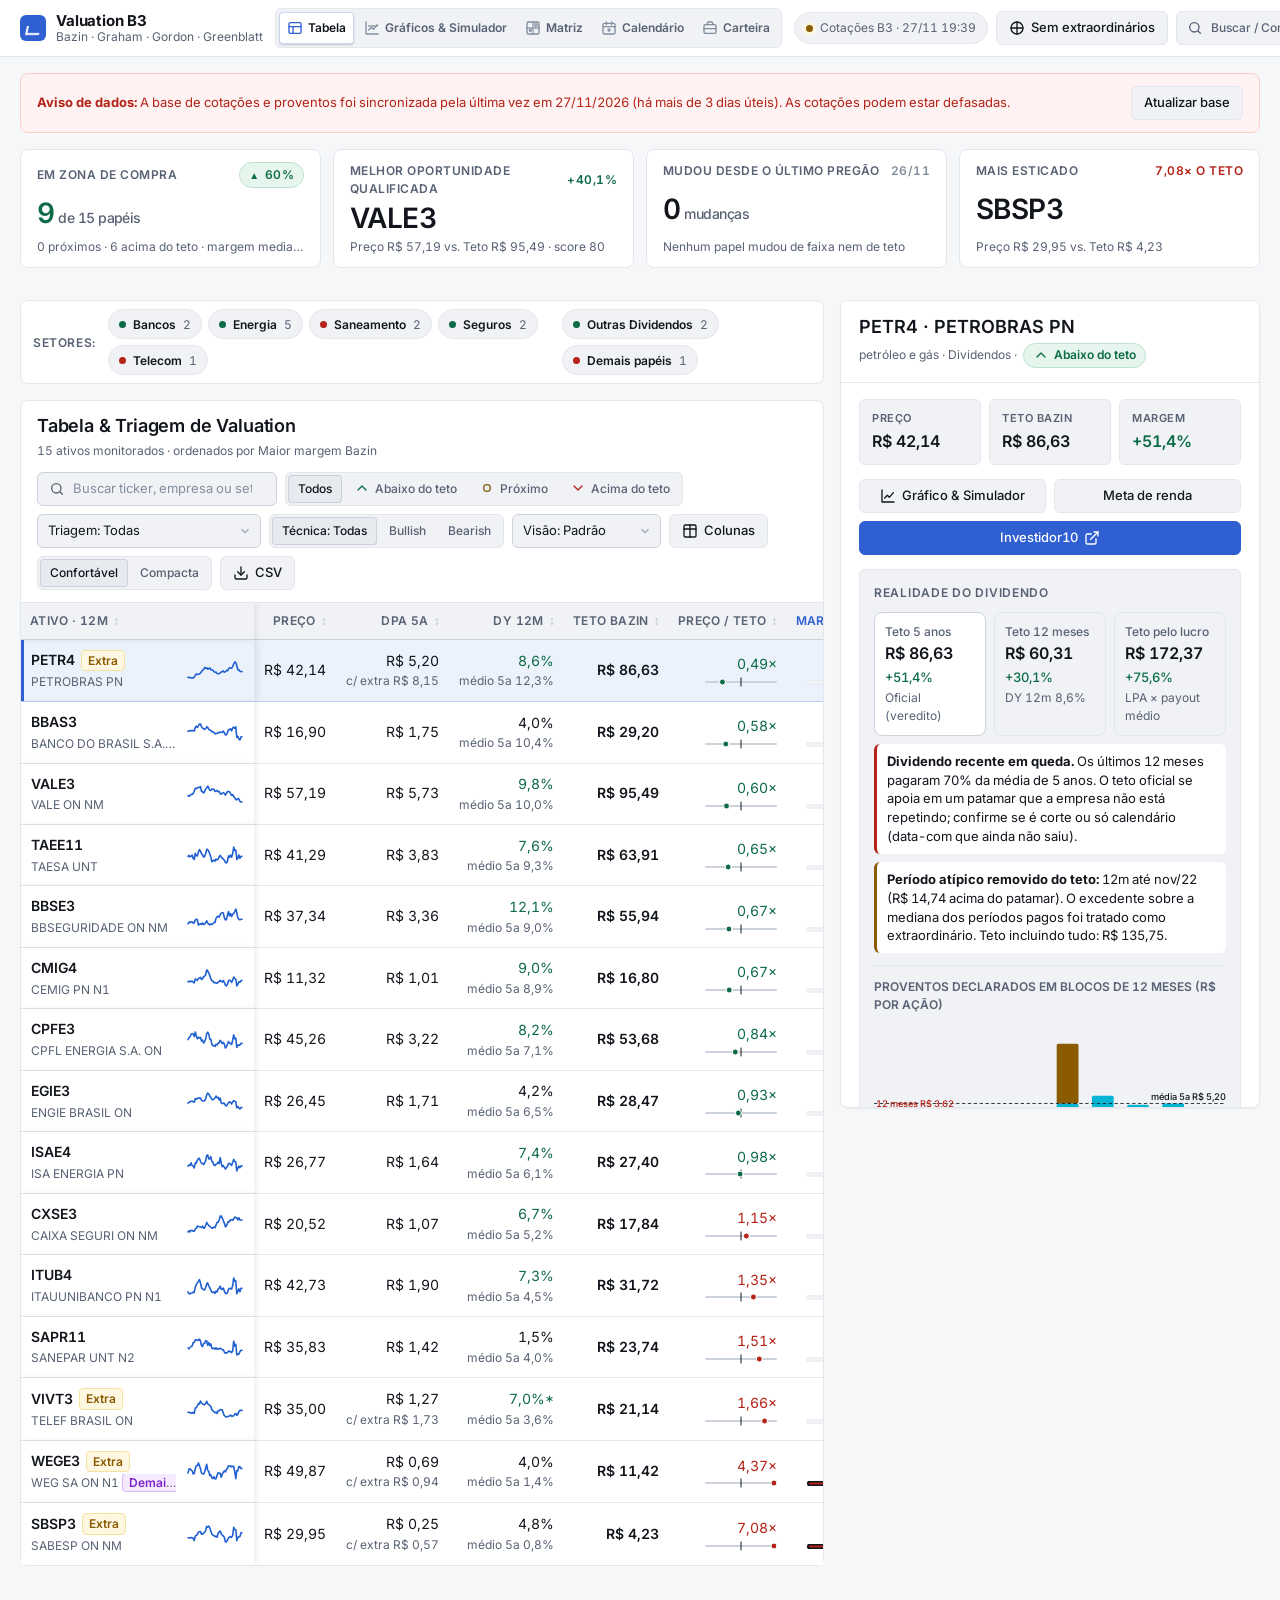
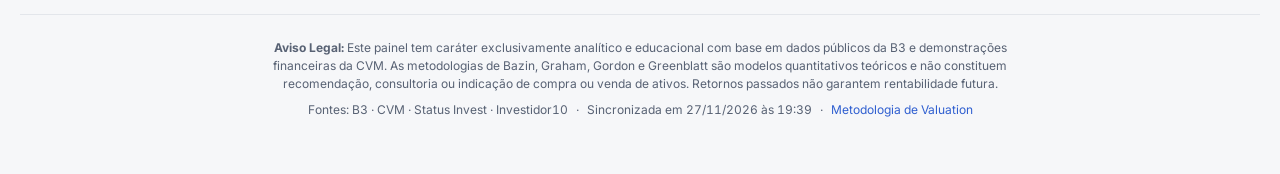
<file: index.html>
<!DOCTYPE html>
<html lang="pt-BR">
<head>
  <meta charset="UTF-8">
  <meta name="viewport" content="width=device-width, initial-scale=1.0, viewport-fit=cover">
  <meta name="theme-color" content="#0F1217">
  <meta name="apple-mobile-web-app-capable" content="yes">
  <meta name="apple-mobile-web-app-status-bar-style" content="black-translucent">
  <title>Painel Executivo de Valuation · B3</title>
  <meta name="description" content="Painel executivo de valuation para ações da B3 baseado em Bazin, Graham, Gordon e Greenblatt. Acompanhe preços-teto, margem de segurança e proventos com atualização contínua.">
  <meta property="og:title" content="Painel Executivo de Valuation · B3">
  <meta property="og:description" content="Acompanhe preços-teto Bazin (K=6%), Graham, Gordon e Score Anti-Cilada de ações da B3.">
  <meta property="og:type" content="website">
  <meta name="twitter:card" content="summary_large_image">
  <link rel="icon" type="image/png" href="./favicon.png">
  <link rel="preload" href="./assets/fonts/inter-latin.woff2" as="font" type="font/woff2" crossorigin>
  <link rel="stylesheet" href="./assets/css/tokens.css?v=20261110_v17">
  <link rel="stylesheet" href="./assets/css/painel.css?v=20261110_v17">
  <style>
    /* Regras prioritárias com proteção absoluta contra cache de CSS */
    .d-bazin-proj-grid {
      display: flex !important;
      flex-direction: column !important;
      gap: 10px !important;
      width: 100% !important;
      margin-top: 10px !important;
    }
    .d-bazin-proj-card {
      display: flex !important;
      flex-direction: column !important;
      gap: 8px !important;
      width: 100% !important;
      box-sizing: border-box !important;
      padding: 12px 14px !important;
    }
    .more-menu-dropdown,
    .more-dropdown,
    .cols-menu {
      position: absolute !important;
      top: calc(100% + 6px) !important;
      right: 0 !important;
      z-index: 1000 !important;
    }
    .more-menu-dropdown.is-hidden,
    .more-dropdown.is-hidden,
    .cols-menu.is-hidden,
    .is-hidden {
      display: none !important;
    }
  </style>
  <script>
    (function() {
      try {
        var t = localStorage.getItem('painel_valuation_theme');
        if (window.location.search.includes('tema=light') || window.location.hash.includes('tema=light')) t = 'light';
        else if (window.location.search.includes('tema=dark') || window.location.hash.includes('tema=dark')) t = 'dark';
        if (t !== 'light' && t !== 'dark') {
          t = (window.matchMedia && window.matchMedia('(prefers-color-scheme: light)').matches) ? 'light' : 'dark';
        }
        document.documentElement.setAttribute('data-theme', t);
        var d = localStorage.getItem('painel_valuation_density');
        if (d) document.documentElement.setAttribute('data-density', d);
      } catch (e) {}
    })();
  </script>
</head>
<body>
<noscript>
  <div style="padding:16px;background:#E5645A;color:#fff;text-align:center;font-family:sans-serif;font-weight:600">
    Este painel requer JavaScript habilitado para carregar as análises de valuation e gráficos de mercado.
  </div>
</noscript>

<header class="topbar">
  <div class="topbar-inner">
    <div class="brand">
      <span class="brand-mark" aria-hidden="true"></span>
      <div class="brand-text">
        <span class="brand-title">Valuation B3</span>
        <span class="brand-sub">Bazin · Graham · Gordon · Greenblatt</span>
      </div>
    </div>

    <!-- Navegação principal entre as 4 abas -->
    <div class="view-nav-bar">
      <div class="view-tabs" id="main-view-tabs" role="tablist" aria-label="Navegação das visões do painel">
        <button type="button" class="view-tab is-active" role="tab" aria-selected="true" aria-controls="view-tabela" id="tab-btn-tabela" data-view-tab="tabela">
          <svg viewBox="0 0 24 24" aria-hidden="true"><rect x="3" y="4" width="18" height="16" rx="2"/><path d="M3 10h18M9 10v10"/></svg>
          <span>Tabela</span>
        </button>
        <button type="button" class="view-tab" role="tab" aria-selected="false" aria-controls="view-visual" id="tab-btn-visual" data-view-tab="visual">
          <svg viewBox="0 0 24 24" aria-hidden="true"><path d="M3 3v18h18"/><path d="m7 15 4-4 3 3 6-7"/><path d="M7 9h13" stroke-dasharray="2 2"/></svg>
          <span><span class="tab-label-desktop">Gráficos &amp; Simulador</span><span class="tab-label-mobile">Gráficos</span></span>
        </button>
        <button type="button" class="view-tab" role="tab" aria-selected="false" aria-controls="view-matriz" id="tab-btn-matriz" data-view-tab="matriz">
          <svg viewBox="0 0 24 24" aria-hidden="true"><rect x="3" y="3" width="18" height="18" rx="2"/><path d="M12 3v18M3 12h18" stroke-dasharray="2 2"/><circle cx="16.5" cy="7.5" r="2"/><circle cx="8" cy="15.5" r="1.5"/></svg>
          <span>Matriz</span>
        </button>
        <button type="button" class="view-tab" role="tab" aria-selected="false" aria-controls="view-calendario" id="tab-btn-calendario" data-view-tab="calendario">
          <svg viewBox="0 0 24 24" aria-hidden="true"><rect x="3" y="5" width="18" height="16" rx="2"/><path d="M16 3v4M8 3v4M3 10h18"/><circle cx="12" cy="15" r="1.5"/></svg>
          <span><span class="tab-label-desktop">Calendário</span><span class="tab-label-mobile">Agenda</span></span>
        </button>
        <button type="button" class="view-tab" role="tab" aria-selected="false" aria-controls="view-carteira" id="tab-btn-carteira" data-view-tab="carteira">
          <svg viewBox="0 0 24 24" aria-hidden="true"><rect x="3" y="7" width="18" height="13" rx="2"/><path d="M8 7V5a2 2 0 0 1 2-2h4a2 2 0 0 1 2 2v2"/><path d="M3 13h18"/></svg>
          <span>Carteira</span>
        </button>
      </div>
      <span class="sr-only" id="view-nav-hint">Resumo executivo e tabela comparativa de valuation</span>
    </div>

    <div class="topbar-right">
      <button type="button" class="status-pill" id="status-pill" data-tip="Data de fechamento das cotações na B3 e horário da última sincronização da base (clique para atualizar)">
        <span class="status-dot" aria-hidden="true"></span>
        <span id="status-text"><span class="status-text-full">Carregando base…</span><span class="status-text-mobile">Carregando…</span></span>
      </button>

      <!-- Lente de extraordinários (teto/margem/DPA/DY médio com ou sem extraordinários) -->
      <button type="button" class="btn btn-ghost lente-btn" id="btn-lente-extra" aria-pressed="false">
        <svg viewBox="0 0 24 24" aria-hidden="true"><path d="M12 3v18M3 12h18" /><circle cx="12" cy="12" r="9" /></svg>
        <span class="lente-txt">Sem extraordinários</span>
      </button>

      <!-- Botão Gatilho da Paleta de Comandos -->
      <button type="button" class="btn btn-ghost topbar-cmd-btn" id="btn-open-cmd-palette" aria-label="Abrir paleta de comandos (Ctrl+K)" data-tip="Paleta de Comandos (Ctrl+K)">
        <svg viewBox="0 0 24 24" aria-hidden="true"><circle cx="11" cy="11" r="7"/><path d="m20 20-3.5-3.5"/></svg>
        <span class="cmd-text-label">Buscar / Comandos</span>
        <kbd class="kbd">Ctrl K</kbd>
      </button>

      <!-- Alternar Tema Claro/Escuro Direto na Topbar (1 clique) -->
      <button type="button" class="icon-btn" id="btn-toggle-theme" data-tip="Alternar tema escuro ou claro" aria-label="Alternar tema escuro ou claro">
        <svg viewBox="0 0 24 24" aria-hidden="true" id="theme-icon-svg"><circle cx="12" cy="12" r="4"/><path d="M12 2v2M12 20v2M4.93 4.93l1.41 1.41M17.66 17.66l1.41 1.41M2 12h2M20 12h2M6.34 17.66l-1.41 1.41M19.07 4.93l-1.41 1.41"/></svg>
      </button>

      <!-- Menu Mais Opções (Metodologia, Atalhos, Apresentação, Calculadora) -->
      <div class="more-menu-wrap">
        <button type="button" class="icon-btn" id="btn-open-more-menu" aria-haspopup="true" aria-expanded="false" aria-label="Mais opções e configurações" data-tip="Mais opções">
          <svg viewBox="0 0 24 24" aria-hidden="true"><circle cx="12" cy="12" r="1.5"/><circle cx="12" cy="5" r="1.5"/><circle cx="12" cy="19" r="1.5"/></svg>
        </button>
        <div class="more-menu-dropdown is-hidden" id="more-menu-dropdown" role="menu">
          <button type="button" class="more-menu-item" id="btn-more-methodology" role="menuitem">
            <svg viewBox="0 0 24 24" aria-hidden="true"><circle cx="12" cy="12" r="10"/><path d="M12 16v-4M12 8h.01"/></svg>
            <span>Metodologia</span>
          </button>
          <button type="button" class="more-menu-item" id="btn-more-shortcuts" role="menuitem">
            <svg viewBox="0 0 24 24" aria-hidden="true"><rect x="3" y="5" width="18" height="14" rx="2"/><path d="M7 15h10M7 9h2M11 9h2M15 9h2"/></svg>
            <span>Atalhos de teclado</span>
            <kbd class="kbd">?</kbd>
          </button>
          <button type="button" class="more-menu-item" id="btn-more-theme" role="menuitem">
            <svg viewBox="0 0 24 24" aria-hidden="true"><circle cx="12" cy="12" r="4"/><path d="M12 2v2M12 20v2M4.93 4.93l1.41 1.41M17.66 17.66l1.41 1.41M2 12h2M20 12h2M6.34 17.66l-1.41 1.41M19.07 4.93l-1.41 1.41"/></svg>
            <span>Alternar tema</span>
          </button>
          <button type="button" class="more-menu-item" id="btn-more-presentation" role="menuitem">
            <svg viewBox="0 0 24 24" aria-hidden="true"><rect x="2" y="3" width="20" height="14" rx="2"/><path d="M8 21h8M12 17v4"/></svg>
            <span>Modo Apresentação</span>
            <kbd class="kbd">P</kbd>
          </button>
          <div class="more-divider" role="separator"></div>
          <a href="./CalculadoraBazin.html" class="more-menu-item" role="menuitem">
            <svg viewBox="0 0 24 24" aria-hidden="true"><path d="M18 13v6a2 2 0 0 1-2 2H5a2 2 0 0 1-2-2V8a2 2 0 0 1 2-2h6"/><polyline points="15 3 21 3 21 9"/><line x1="10" y1="14" x2="21" y2="3"/></svg>
            <span>Calculadora Bazin ↗</span>
          </a>
        </div>
      </div>

      <!-- Botões de apoio mantidos no DOM para retrocompatibilidade direta com data.js -->
      <button type="button" class="icon-btn is-hidden" id="btn-open-methodology" aria-label="Metodologia"></button>
      <button type="button" class="icon-btn is-hidden" id="btn-toggle-presentation" aria-label="Apresentação"></button>
      <button type="button" class="icon-btn is-hidden" id="btn-open-shortcuts" aria-label="Atalhos"></button>

      <button type="button" class="btn btn-primary" id="btn-open-selector">
        <svg viewBox="0 0 24 24" aria-hidden="true"><path d="M12 5v14M5 12h14"/></svg>
        <span><span class="btn-text-desktop">Gerenciar ativos</span><span class="btn-text-mobile">Ativos</span></span>
      </button>
    </div>
  </div>
</header>

<main class="shell">

  <div class="alert alert-error is-hidden" id="engine-error-banner" role="alert"></div>

  <!-- ==================== ABA 1: TABELA & TRIAGEM ==================== -->
  <div class="view-pane" id="view-tabela" role="tabpanel" aria-labelledby="tab-btn-tabela">

    <!-- Faixa de Resumo Executivo (4 indicadores) -->
    <section class="kpi-grid" id="kpi-grid" aria-label="Resumo executivo do painel"></section>

    <!-- Estrutura Master-Detail (Tabela à esquerda + Raio-X à direita) -->
    <div class="master-detail-wrap" id="master-detail-wrap">
      <div class="master-col">

        <!-- Faixa Fina de Chips-Filtro de Cobertura Setorial -->
        <section class="sector-strip-card" aria-label="Filtrar por setor BESST ou categoria">
          <span class="sector-strip-label">Setores:</span>
          <div class="besst-grid" id="besst-coverage-grid"></div>
          <div class="cat-extra-grid" id="extra-categories-grid"></div>
        </section>

        <!-- Tabela Principal de Valuation -->
        <section class="card card-table">
          <div class="card-head card-head-wrap">
            <div>
              <h1 class="card-title">Tabela &amp; Triagem de Valuation</h1>
              <p class="card-sub" id="engine-count-badge">0 ativos exibidos</p>
            </div>
            <div class="toolbar">
              <label class="search">
                <svg viewBox="0 0 24 24" aria-hidden="true"><circle cx="11" cy="11" r="7"/><path d="m20 20-3.5-3.5"/></svg>
                <input type="search" id="input-filter-table" placeholder="Buscar ticker, empresa ou setor… (/)" autocomplete="off">
              </label>

              <!-- Situação frente ao teto Bazin -->
              <div class="segmented" role="group" aria-label="Filtrar por situação frente ao teto Bazin" id="verdict-filter">
                <button type="button" class="seg-btn is-active" data-verdict="todos">Todos</button>
                <button type="button" class="seg-btn" data-verdict="verde">
                  <span class="verdict-icon t-green" aria-hidden="true">
                    <svg viewBox="0 0 24 24" width="14" height="14" stroke="currentColor" stroke-width="2" fill="none"><path d="m18 15-6-6-6 6"/></svg>
                  </span>Abaixo do teto
                </button>
                <button type="button" class="seg-btn" data-verdict="amarelo">
                  <span class="verdict-icon t-yellow" aria-hidden="true">
                    <svg viewBox="0 0 24 24" width="14" height="14" stroke="currentColor" stroke-width="2" fill="none"><circle cx="12" cy="12" r="5"/></svg>
                  </span>Próximo
                </button>
                <button type="button" class="seg-btn" data-verdict="vermelho">
                  <span class="verdict-icon t-red" aria-hidden="true">
                    <svg viewBox="0 0 24 24" width="14" height="14" stroke="currentColor" stroke-width="2" fill="none"><path d="m6 9 6 6 6-6"/></svg>
                  </span>Acima do teto
                </button>
              </div>

              <!-- Triagens prontas do fluxo Bazin -->
              <div class="select-wrap views-select-wrap">
                <span class="sr-only">Triagem</span>
                <select id="select-triagem" aria-label="Triagens prontas" data-tip="Triagens prontas: Bazin clássico, oportunidades qualificadas, possíveis armadilhas, perto do teto, data-com próxima e mudanças desde o último pregão">
                  <option value="todas">Triagem: Todas</option>
                </select>
              </div>

              <!-- Filtro de Análise Técnica (Neutro) -->
              <div class="segmented" role="group" aria-label="Filtrar por análise técnica neutra" id="tech-signal-filter">
                <button type="button" class="seg-btn is-active" data-tech="todos">Técnica: Todas</button>
                <button type="button" class="seg-btn" data-tech="bullish">Bullish</button>
                <button type="button" class="seg-btn" data-tech="bearish">Bearish</button>
              </div>

              <!-- Visões Salvas (Valuation / Dividendos / Qualidade / Custom) -->
              <div class="select-wrap views-select-wrap">
                <span class="sr-only">Visão</span>
                <select id="select-saved-views" aria-label="Visões salvas de colunas">
                  <option value="padrao">Visão: Padrão</option>
                  <option value="valuation">Visão: Valuation</option>
                  <option value="dividendos">Visão: Dividendos</option>
                  <option value="qualidade">Visão: Qualidade</option>
                </select>
              </div>

              <!-- Seletor de Colunas Customizáveis -->
              <div class="cols-dropdown-wrap">
                <button type="button" class="btn btn-ghost" id="btn-toggle-cols-menu" aria-haspopup="true" aria-expanded="false" data-tip="Configurar colunas visíveis">
                  <svg viewBox="0 0 24 24" aria-hidden="true"><rect x="3" y="3" width="18" height="18" rx="2"/><path d="M12 3v18M3 9h18"/></svg>
                  <span>Colunas</span>
                </button>
                <div class="cols-menu is-hidden" id="cols-menu" role="menu">
                  <div class="cols-menu-head">Colunas Visíveis</div>
                  <label class="cols-menu-item"><input type="checkbox" data-col="dpa" checked><span>DPA 5a</span></label>
                  <label class="cols-menu-item"><input type="checkbox" data-col="dy" checked><span>DY 12m</span></label>
                  <label class="cols-menu-item"><input type="checkbox" data-col="falta" checked><span>Preço / Teto</span></label>
                  <label class="cols-menu-item"><input type="checkbox" data-col="sustent" checked><span>Anti-Cilada</span></label>
                  <label class="cols-menu-item"><input type="checkbox" data-col="tend" checked><span>Div. 12m / 5a</span></label>
                  <label class="cols-menu-item"><input type="checkbox" data-col="alt"><span>Tetos alternativos</span></label>
                  <label class="cols-menu-item"><input type="checkbox" data-col="tec"><span>Técnica</span></label>
                  <label class="cols-menu-item"><input type="checkbox" data-col="graham" checked><span>Graham</span></label>
                  <label class="cols-menu-item"><input type="checkbox" data-col="gordon"><span>Gordon (referência)</span></label>
                  <label class="cols-menu-item"><input type="checkbox" data-col="gb"><span>Greenblatt (referência)</span></label>
                </div>
              </div>

              <div class="segmented" role="group" aria-label="Densidade da tabela" id="table-density-group">
                <button type="button" class="seg-btn is-active" data-density="confortavel" data-tip="Espaçamento padrão para leitura executiva">Confortável</button>
                <button type="button" class="seg-btn" data-density="compacta" data-tip="Exibir mais linhas por tela">Compacta</button>
              </div>

              <button type="button" class="btn btn-ghost" id="btn-export-table-csv" data-tip="Exportar os ativos filtrados da tabela em formato CSV">
                <svg viewBox="0 0 24 24" aria-hidden="true"><path d="M21 15v4a2 2 0 0 1-2 2H5a2 2 0 0 1-2-2v-4"/><polyline points="7 10 12 15 17 10"/><line x1="12" y1="15" x2="12" y2="3"/></svg>
                <span>CSV</span>
              </button>

              <label class="select-wrap mobile-only">
                <span class="sr-only">Ordenar por</span>
                <select id="select-sort-mobile" aria-label="Ordenar por"></select>
              </label>
            </div>
          </div>

          <div class="filter-chips" id="active-filters"></div>

          <div class="table-wrap">
            <table class="vt hide-col-alt hide-col-tec hide-col-gordon hide-col-gb" id="engine-valuation-table">
              <thead>
                <tr>
                  <th data-sort="ticker" data-tip="Código de negociação, setor e tendência de 12 meses">Ativo · 12m</th>
                  <th data-sort="preco" class="num" data-tip="Última cotação de fechamento na B3">Preço</th>
                  <th data-sort="dpa" class="num c-dpa" data-tip="DPA médio: proventos declarados nos últimos 60 meses ÷ 5 (base do teto)">DPA 5a</th>
                  <th data-sort="dy" class="num c-dy" data-tip="DY real: proventos declarados (data-com) nos últimos 12 meses ÷ cotação, bruto. Abaixo, o DY médio dos últimos 5 anos (base do teto). * = inclui extraordinário.">DY 12m</th>
                  <th data-sort="teto" class="num" data-tip="Preço-teto Bazin (K = 6% fixo): DPA médio dos últimos 60 meses ÷ 0,06">Teto Bazin</th>
                  <th data-sort="faltateto" class="num c-falta" data-tip="Preço ÷ Teto Bazin. Abaixo de 1,00× = negociando abaixo do teto. A barra mostra o preço (ponto) na escala de 0 a 2× o teto; o traço central é o teto.">Preço / Teto</th>
                  <th data-sort="margem" class="num" data-tip="Margem de segurança Bazin = (Teto − Preço) ÷ Teto">Margem Bazin</th>
                  <th data-sort="veredito" data-tip="Posição atual do preço em relação ao Teto Bazin">Situação</th>
                  <th data-sort="sustentabilidade" class="c-sustent" data-tip="Score Anti-Cilada (0–100): regularidade 5a, cobertura pelo lucro, alavancagem e tendência">Anti-Cilada</th>
                  <th data-sort="tendencia" class="num c-tend" data-tip="DPA dos últimos 12 meses ÷ DPA médio de 5 anos. Abaixo de 70% = dividendo recente em queda: o teto oficial pode estar superestimado.">Div. 12m / 5a</th>
                  <th class="num c-alt" data-tip="Tetos direcionais (não entram no veredito): Teto 12 meses (DPA 12m ÷ 6%) e Teto pelo lucro (LPA × payout médio ÷ 6%)">Tetos alternativos</th>
                  <th class="c-tec" data-tip="Sinal técnico semanal (IFR e médias móveis). Disciplina separada do método Bazin.">Técnica</th>
                  <th data-sort="graham" class="num c-graham th-secondary" data-tip="Valor intrínseco de Graham √(22,5 × LPA × VPA)">Graham</th>
                  <th data-sort="gordon" class="num c-gordon th-secondary" data-tip="Preço justo de Gordon: DPA × (1+g) ÷ (k − g)">Gordon</th>
                  <th data-sort="greenblatt" class="num c-gb th-secondary" data-tip="Posição no ranking Greenblatt (EBIT/EV + ROIC). Bancos não participam.">Greenblatt</th>
                  <th class="col-actions"><span class="sr-only">Ações</span></th>
                </tr>
              </thead>
              <tbody id="engine-valuation-tbody">
                <tr class="row-skeleton"><td colspan="16"><div class="skeleton"></div></td></tr>
                <tr class="row-skeleton"><td colspan="16"><div class="skeleton"></div></td></tr>
                <tr class="row-skeleton"><td colspan="16"><div class="skeleton"></div></td></tr>
              </tbody>
            </table>
          </div>
        </section>
      </div>

      <!-- COLUNA DIREITA: Painel Raio-X Integrado (Master-Detail) -->
      <aside class="detail-col" id="master-detail-pane" aria-label="Raio-X do ativo selecionado">
        <div class="detail-card-inner">
          <div class="detail-header-compact">
            <div>
              <h2 class="detail-pane-title" id="detail-title">Raio-X</h2>
              <p class="detail-pane-sub" id="detail-sub">Selecione um ativo na tabela para analisar</p>
            </div>
            <button type="button" class="icon-btn detail-close-mobile" id="btn-close-detail-pane" aria-label="Fechar painel Raio-X">
              <svg viewBox="0 0 24 24" aria-hidden="true"><path d="M6 6l12 12M18 6 6 18"/></svg>
            </button>
          </div>
          <div class="detail-pane-body" id="detail-body">
            <div class="detail-empty-state">
              <svg viewBox="0 0 24 24" class="empty-icon" aria-hidden="true"><circle cx="12" cy="12" r="10"/><path d="M12 16v-4M12 8h.01"/></svg>
              <p>Clique em qualquer linha da tabela ou use as setas ↑ / ↓ para inspecionar os fundamentos, múltiplos e histórico de proventos.</p>
            </div>
          </div>
        </div>
      </aside>
    </div>

  </div>

  <!-- ==================== ABA 2: GRÁFICOS & SIMULADOR ==================== -->
  <div class="view-pane is-hidden" id="view-visual" role="tabpanel" aria-labelledby="tab-btn-visual">

    <!-- Barra compacta de seleção exclusiva para dispositivos móveis (< 980px) -->
    <section class="card vmobile-bar" aria-label="Seleção rápida de papel">
      <div class="vmobile-row">
        <div class="vmobile-field">
          <label class="vctrl-label" for="visual-main-select">Papel em foco</label>
          <div class="select-wrap">
            <select id="visual-main-select" aria-label="Selecionar papel principal"></select>
          </div>
        </div>
        <div class="vmobile-field">
          <label class="vctrl-label" for="visual-compare-select">Comparar (até 4)</label>
          <div class="select-wrap">
            <select id="visual-compare-select" aria-label="Adicionar papel para comparação">
              <option value="">+ Comparar…</option>
            </select>
          </div>
        </div>
      </div>
      <div class="vmobile-chips" id="visual-mobile-cmp-chips"></div>
    </section>

    <div class="visual-workspace" id="visual-workspace">

      <!-- COLUNA ESQUERDA (Desktop): Explorador de Papéis Recolhível -->
      <aside class="card visual-sidebar" id="visual-sidebar" aria-label="Explorador de papéis da B3">
        <div class="vside-head">
          <div class="vside-title-row">
            <div class="vside-title-group">
              <h2 class="vside-title">Explorador</h2>
              <span class="vside-count mono" id="vside-count-badge">0</span>
            </div>
            <button type="button" class="vside-sort-btn" id="visual-list-sort" data-tip="Alternar ordenação da lista entre Maior Margem Bazin e Ordem Alfabética (A–Z)">
              Margem ↓
            </button>
          </div>

          <label class="search vside-search">
            <svg viewBox="0 0 24 24" aria-hidden="true"><circle cx="11" cy="11" r="7"/><path d="m20 20-3.5-3.5"/></svg>
            <input type="search" id="visual-search-input" placeholder="Buscar ticker ou setor… (/)" autocomplete="off">
          </label>

          <div class="vside-cats" id="visual-cat-filter" role="group" aria-label="Filtrar lista por categoria">
            <button type="button" class="vcat-btn is-active" data-vcat="todos">Todos</button>
            <button type="button" class="vcat-btn" data-vcat="painel">Painel</button>
            <button type="button" class="vcat-btn" data-vcat="besst">BESST</button>
            <button type="button" class="vcat-btn" data-vcat="dividendos">Divid.</button>
            <button type="button" class="vcat-btn" data-vcat="demais">Demais</button>
          </div>
        </div>

        <div class="vside-cmp-box" id="visual-compare-chips"></div>
        <div class="vside-list" id="visual-stock-list" role="listbox" aria-label="Ações disponíveis para análise"></div>
      </aside>

      <!-- COLUNA DIREITA: Cabeçalho + 4 Mini-KPIs + Gráfico de Preços-Teto + Simulador -->
      <div class="visual-main">

        <!-- Barra consolidada de Cabeçalho do Ativo + Controles Unificados -->
        <section class="card vhero-card">
          <div class="vhero-left" id="visual-asset-header"></div>
          <div class="vhero-right">
            <button type="button" class="btn btn-ghost" id="btn-toggle-visual-sidebar" data-tip="Recolher ou expandir a barra lateral para ampliar o gráfico" aria-pressed="false">
              <svg viewBox="0 0 24 24" aria-hidden="true"><rect x="3" y="3" width="18" height="18" rx="2"/><path d="M9 3v18"/></svg>
              <span>Explorador</span>
            </button>

            <div class="segmented vmode-seg" role="group" aria-label="Escala do gráfico" id="visual-chart-mode">
              <button type="button" class="seg-btn is-active" data-vmode="preco" data-tip="Cotação em R$ com linhas horizontais tracejadas dos preços-teto Bazin, Graham e Gordon">Preço (R$) &amp; Tetos</button>
              <button type="button" class="seg-btn" data-vmode="lucro_cotacao" data-tip="Comparativo histórico da Cotação vs. Lucro Líquido anual (Peter Lynch)">Cotação × Lucro</button>
              <button type="button" class="seg-btn" data-vmode="margem_bazin" data-tip="Compara a margem de segurança histórica em relação ao Teto Bazin (0% = linha do teto)">Margem vs. Bazin (%)</button>
              <button type="button" class="seg-btn" data-vmode="variacao" data-tip="Variação percentual acumulada da cotação desde o início da janela">Variação (%)</button>
            </div>

            <div class="segmented vperiod-seg" role="group" aria-label="Período do gráfico e simulação" id="visual-period-group">
              <button type="button" class="seg-btn" data-vperiod="6m">6M</button>
              <button type="button" class="seg-btn" data-vperiod="1y">1A</button>
              <button type="button" class="seg-btn" data-vperiod="2y">2A</button>
              <button type="button" class="seg-btn" data-vperiod="3y">3A</button>
              <button type="button" class="seg-btn is-active" data-vperiod="5y">5A</button>
              <button type="button" class="seg-btn" data-vperiod="10y">10A</button>
            </div>

            <button type="button" class="btn btn-ghost" id="btn-export-visual-png" data-tip="Exportar o gráfico de preços atual como imagem PNG">
              <svg viewBox="0 0 24 24" aria-hidden="true"><path d="M21 15v4a2 2 0 0 1-2 2H5a2 2 0 0 1-2-2v-4"/><polyline points="7 10 12 15 17 10"/><line x1="12" y1="15" x2="12" y2="3"/></svg>
              <span>PNG</span>
            </button>
          </div>
        </section>

        <!-- 4 Mini-KPIs do Ativo em Foco -->
        <section class="vasset-kpis" id="visual-asset-kpis" aria-label="Indicadores-chave do papel em foco"></section>

        <!-- CARD 1: HISTÓRICO DE PREÇOS VS PREÇOS-TETO TRACEJADOS -->
        <section class="card vcard-chart" id="visual-ceiling-card">
          <div class="vlegend-bar" id="visual-ceiling-legend"></div>
          <div class="vpeers-bar" id="visual-peer-suggestions"></div>
          <div class="vchart-stage">
            <div class="vhud" id="visual-price-hud"></div>
            <div class="vsvg-container" id="visual-price-svg-wrap"></div>
          </div>
          <div class="vtrap-panel" id="visual-valuetrap-box"></div>
          <div class="vcompare-table-wrap" id="visual-compare-ceilings-wrap"></div>
        </section>

        <!-- CARD 2: SIMULADOR DE RENDIMENTO NO PERÍODO COM DIVIDENDOS -->
        <section class="card vcard-sim" id="visual-sim-card">
          <div class="card-head card-head-wrap">
            <div>
              <h2 class="card-title">Simulador de Rendimento Total (Cotação + Dividendos)</h2>
              <p class="card-sub" id="sim-subtitle">Quanto teria rendido um aporte inicial no período selecionado considerando os proventos distribuídos</p>
            </div>
            <div class="vsim-controls">
              <!-- Período e Data Móvel do Simulador -->
              <div class="vsim-period-group">
                <div class="segmented" role="group" aria-label="Período do simulador" id="sim-period-presets">
                  <button type="button" class="seg-btn" data-sim-period="1y">1A</button>
                  <button type="button" class="seg-btn" data-sim-period="2y">2A</button>
                  <button type="button" class="seg-btn" data-sim-period="3y">3A</button>
                  <button type="button" class="seg-btn is-active" data-sim-period="5y">5A</button>
                  <button type="button" class="seg-btn" data-sim-period="10y">10A</button>
                  <button type="button" class="seg-btn" data-sim-period="max">Máx</button>
                  <button type="button" class="seg-btn" data-sim-period="custom">Personalizado</button>
                </div>
                <div class="vsim-date-range is-hidden" id="sim-custom-dates">
                  <label class="vsim-date-label">
                    <span>De</span>
                    <input type="date" id="sim-date-start" class="input-date" aria-label="Data inicial da simulação">
                  </label>
                  <label class="vsim-date-label">
                    <span>Até</span>
                    <input type="date" id="sim-date-end" class="input-date" aria-label="Data final da simulação">
                  </label>
                </div>
              </div>

              <div class="vsim-capital-group">
                <label class="vsim-input-wrap" for="sim-capital-input">
                  <span class="vsim-prefix">R$</span>
                  <input type="number" id="sim-capital-input" value="10000" min="100" step="500" aria-label="Valor inicial investido em reais">
                </label>
                <div class="vsim-presets" id="sim-capital-presets">
                  <button type="button" class="chip-mini" data-capital="1000">1k</button>
                  <button type="button" class="chip-mini" data-capital="5000">5k</button>
                  <button type="button" class="chip-mini is-on" data-capital="10000">10k</button>
                  <button type="button" class="chip-mini" data-capital="50000">50k</button>
                </div>
              </div>

              <div class="segmented" role="group" aria-label="Modo de tratamento dos dividendos" id="sim-reinvest-group">
                <button type="button" class="seg-btn is-active" data-reinvest="1" data-tip="Recompra ações automaticamente na data-com de cada provento">Reinvestindo</button>
                <button type="button" class="seg-btn" data-reinvest="0" data-tip="Mantém quantidade fixa de ações e acumula os dividendos em caixa">No bolso</button>
              </div>

              <button type="button" class="chip vsim-tax-btn is-on" id="sim-net-jcp-btn" data-tip="Desconta 15% de Imposto de Renda retido na fonte apenas sobre JCP (Dividendos permanecem isentos)">
                <i></i><span>JCP líq. 15%</span>
              </button>
            </div>
          </div>

          <!-- Barra de Benchmarks Históricos Comparativos -->
          <div class="vsim-benchmarks-bar" id="sim-benchmarks-bar" role="group" aria-label="Comparar com indicadores de referência">
            <span class="vsim-bench-label">Comparar com:</span>
            <div class="vsim-bench-chips" id="sim-benchmarks-group">
              <button type="button" class="bench-chip is-on" data-sim-bench="CDI" data-tip="Taxa DI (100% do CDI acumulado no período · BCB SGS 4391)">
                <i class="dot dot-bench-cdi" aria-hidden="true"></i><span>CDI</span>
              </button>
              <button type="button" class="bench-chip is-on" data-sim-bench="WRLD11" data-tip="Investo FTSE Global Equities ETF (WRLD11 · Índice Global VT em R$)">
                <i class="dot dot-bench-wrld11" aria-hidden="true"></i><span>WRLD11</span>
              </button>
              <button type="button" class="bench-chip is-on" data-sim-bench="MUND11" data-tip="ETF Global de Ações em Reais (MUND11)">
                <i class="dot dot-bench-mund11" aria-hidden="true"></i><span>MUND11</span>
              </button>
              <button type="button" class="bench-chip is-on" data-sim-bench="B5P211" data-tip="It Now IMA-B5 P2 ETF (B5P211 · Tesouro IPCA+ de curto prazo)">
                <i class="dot dot-bench-b5p211" aria-hidden="true"></i><span>B5P211</span>
              </button>
              <button type="button" class="bench-chip is-on" data-sim-bench="IPCA" data-tip="Inflação Oficial Acumulada (IPCA · IBGE / BCB SGS 433)">
                <i class="dot dot-bench-ipca" aria-hidden="true"></i><span>IPCA</span>
              </button>
            </div>
            <div class="vsim-bench-actions">
              <button type="button" class="btn-link-dim" id="btn-sim-bench-all">Todos</button>
              <span class="t-dim">·</span>
              <button type="button" class="btn-link-dim" id="btn-sim-bench-none">Limpar</button>
            </div>
          </div>

          <div class="vsim-kpis" id="sim-kpi-grid"></div>
          <div class="vchart-stage">
            <div class="vhud" id="sim-chart-hud"></div>
            <div class="vsvg-container" id="sim-svg-wrap"></div>
          </div>
          <div class="vcompare-table-wrap" id="sim-breakdown-wrap"></div>
        </section>

      </div>
    </div>

  </div>

  <!-- ==================== ABA 3: MATRIZ DESCONTO × QUALIDADE ==================== -->
  <div class="view-pane is-hidden" id="view-matriz" role="tabpanel" aria-labelledby="tab-btn-matriz">

    <section class="card">
      <div class="card-head card-head-wrap">
        <div>
          <h1 class="card-title">Matriz Desconto × Qualidade</h1>
          <p class="card-sub">Cruze Margem de Segurança (Bazin ou Graham) com Rentabilidade (ROE ou ROIC) para separar oportunidades sólidas de armadilhas de valor</p>
        </div>
        <div class="mctrl-bar">
          <div class="segmented" id="matriz-scope-group" role="group" aria-label="Escopo da Matriz">
            <button type="button" class="seg-btn is-active" data-mscope="painel">Painel</button>
            <button type="button" class="seg-btn" data-mscope="besst">BESST</button>
            <button type="button" class="seg-btn" data-mscope="dividendos">Dividendos</button>
            <button type="button" class="seg-btn" data-mscope="demais">Demais</button>
            <button type="button" class="seg-btn" data-mscope="todos">Todos</button>
          </div>

          <div class="segmented" id="matriz-xaxis-group" role="group" aria-label="Eixo X de Desconto">
            <button type="button" class="seg-btn is-active" data-mx="bazin" data-tip="Eixo horizontal: Margem Bazin (K=6%)">X: Bazin</button>
            <button type="button" class="seg-btn" data-mx="graham" data-tip="Eixo horizontal: Margem Graham (inclui ações sem dividendos)">X: Graham</button>
          </div>

          <div class="segmented" id="matriz-yaxis-group" role="group" aria-label="Eixo Y de Qualidade">
            <button type="button" class="seg-btn is-active" data-my="roe" data-tip="Eixo vertical: ROE (Retorno sobre Patrimônio, referência ≥ 15%)">Y: ROE</button>
            <button type="button" class="seg-btn" data-my="roic" data-tip="Eixo vertical: ROIC operacional (referência ≥ 12%; bancos ficam fora)">Y: ROIC</button>
            <button type="button" class="seg-btn" data-my="score" data-tip="Eixo vertical: Score Anti-Cilada (referência ≥ 75 = Forte). Qualidade do dividendo, não só do negócio.">Y: Anti-Cilada</button>
            <button type="button" class="seg-btn" data-my="tendencia" data-tip="Eixo vertical: dividendo dos últimos 12 meses ÷ média de 5 anos (referência ≥ 70%). Abaixo do corte = dividendo recente em queda.">Y: Div. 12m/5a</button>
          </div>

          <button type="button" class="chip" id="matriz-notrap-btn" data-tip="Oculta ativos classificados como Risco Cilada (Score Anti-Cilada < 50)">
            <i></i><span>Ocultar Risco Cilada</span>
          </button>

          <label class="search mctrl-search">
            <svg viewBox="0 0 24 24" aria-hidden="true"><circle cx="11" cy="11" r="7"/><path d="m20 20-3.5-3.5"/></svg>
            <input type="search" id="matriz-search-input" placeholder="Destacar ticker ou setor… (/)" autocomplete="off">
          </label>

          <button type="button" class="btn btn-ghost" id="btn-export-matriz-png" data-tip="Exportar o gráfico da Matriz como imagem PNG">
            <svg viewBox="0 0 24 24" aria-hidden="true"><path d="M21 15v4a2 2 0 0 1-2 2H5a2 2 0 0 1-2-2v-4"/><polyline points="7 10 12 15 17 10"/><line x1="12" y1="15" x2="12" y2="3"/></svg>
            <span>PNG</span>
          </button>
        </div>
      </div>

      <!-- 4 Cartões de Quadrante clicáveis em linha acima do gráfico -->
      <div class="mquad-grid" id="matriz-quadrants-grid"></div>

      <!-- Palco do Gráfico de Dispersão + Tooltip/HUD -->
      <div class="vchart-stage">
        <div class="vhud" id="matriz-hud"></div>
        <div class="vsvg-container" id="matriz-svg-wrap"></div>
      </div>

      <!-- Tabela ranqueada do quadrante ativo -->
      <div class="vcompare-table-wrap" id="matriz-table-wrap"></div>

      <!-- Sensibilidade da margem ao DY exigido -->
      <div class="vcompare-table-wrap" id="matriz-sensibilidade"></div>
    </section>

  </div>

  <!-- ==================== ABA 4: CALENDÁRIO DE DIVIDENDOS ==================== -->
  <div class="view-pane is-hidden" id="view-calendario" role="tabpanel" aria-labelledby="tab-btn-calendario">

    <!-- Barra de filtros compacta do Calendário -->
    <section class="card cal-toolbar-card">
      <div class="cal-toolbar-inner">
        <div>
          <h1 class="card-title">Calendário de Dividendos &amp; Sazonalidade</h1>
          <p class="card-sub">Datas-com oficiais em aberto, fluxo de pagamentos agendados e recorrência mensal nos últimos 5 anos</p>
        </div>

        <div class="mctrl-bar">
          <div class="segmented" id="cal-scope-group" role="group" aria-label="Escopo do Calendário">
            <button type="button" class="seg-btn is-active" data-cscope="painel">Painel</button>
            <button type="button" class="seg-btn" data-cscope="besst">BESST</button>
            <button type="button" class="seg-btn" data-cscope="dividendos">Dividendos</button>
            <button type="button" class="seg-btn" data-cscope="todos">Todos</button>
          </div>

          <div class="cal-month-controls">
            <label class="select-wrap">
              <span class="sr-only">Filtrar por mês</span>
              <select id="cal-month-select" aria-label="Filtrar por mês">
                <option value="0">Todos os 12 meses</option>
                <option value="1">Janeiro</option>
                <option value="2">Fevereiro</option>
                <option value="3">Março</option>
                <option value="4">Abril</option>
                <option value="5">Maio</option>
                <option value="6">Junho</option>
                <option value="7">Julho</option>
                <option value="8">Agosto</option>
                <option value="9">Setembro</option>
                <option value="10">Outubro</option>
                <option value="11">Novembro</option>
                <option value="12">Dezembro</option>
              </select>
            </label>
            <button type="button" class="btn btn-ghost" id="cal-cur-month-btn">Mês atual</button>
          </div>

          <label class="search cal-search">
            <svg viewBox="0 0 24 24" aria-hidden="true"><circle cx="11" cy="11" r="7"/><path d="m20 20-3.5-3.5"/></svg>
            <input type="search" id="cal-search-input" placeholder="Filtrar ticker ou setor… (/)" autocomplete="off">
          </label>

          <button type="button" class="btn btn-ghost" id="btn-export-cal-csv" data-tip="Exportar agenda de proventos e sazonalidade em CSV">
            <svg viewBox="0 0 24 24" aria-hidden="true"><path d="M21 15v4a2 2 0 0 1-2 2H5a2 2 0 0 1-2-2v-4"/><polyline points="7 10 12 15 17 10"/><line x1="12" y1="15" x2="12" y2="3"/></svg>
            <span>CSV</span>
          </button>
        </div>
      </div>
    </section>

    <!-- 4 KPIs de Agenda & Cobertura Mensal -->
    <section class="cal-kpi-grid" id="cal-kpi-grid" aria-label="Resumo da agenda de proventos"></section>

    <!-- Duas Colunas: Datas-Com em Aberto + Pagamentos Agendados / Últimos Pagos -->
    <div class="cal-events-grid">
      <section class="card">
        <div class="card-head">
          <div>
            <h2 class="card-title">Datas-Com em Aberto</h2>
            <p class="card-sub">Anúncios oficiais com direito a proventos ainda em aberto na B3</p>
          </div>
        </div>
        <div id="cal-upcoming-datacom"></div>
      </section>

      <section class="card">
        <div class="card-head card-head-wrap">
          <div>
            <h2 class="card-title">Pagamentos</h2>
            <p class="card-sub">Depósitos agendados e histórico do último provento pago</p>
          </div>
          <div class="segmented" id="cal-paymode-group" role="group" aria-label="Alternar entre pagamentos agendados e últimos pagos">
            <button type="button" class="seg-btn is-active" data-cpaymode="agendados">A Receber</button>
            <button type="button" class="seg-btn" data-cpaymode="pagos">Últimos Pagos</button>
          </div>
        </div>
        <div id="cal-payments-list"></div>
      </section>
    </div>

    <!-- Mapa Sazonal 12 Meses (Jan–Dez) -->
    <section class="card">
      <div class="card-head card-head-wrap">
        <div>
          <h2 class="card-title">Mapa Sazonal de Dividendos (Jan–Dez)</h2>
          <p class="card-sub">Frequência de data-com nos últimos 5 anos civis fechados (ex.: 5/5 = pagou no mês em todos os 5 anos · ★ = data-com oficial aberta)</p>
        </div>
      </div>
      <div id="cal-heatmap-wrap"></div>
    </section>

  </div>

  <!-- ABA 5: Carteira, renda projetada e aporte do mês (dados só neste navegador) -->
  <div class="view-pane is-hidden" id="view-carteira" role="tabpanel" aria-labelledby="tab-btn-carteira">

    <section class="card cal-toolbar-card">
      <div class="cal-toolbar-inner">
        <div>
          <h1 class="card-title">Carteira &amp; Renda</h1>
          <p class="card-sub">Suas posições, renda projetada, concentração BESST e sugestão de aporte. Dados salvos só neste navegador; use Exportar para levar a outro aparelho.</p>
        </div>
        <div class="mctrl-bar">
          <form class="cart-add" id="cart-add-form" autocomplete="off">
            <input class="cart-input cart-add-ticker" id="cart-add-ticker" list="cart-tickers" placeholder="Ticker" aria-label="Ticker" required>
            <datalist id="cart-tickers"></datalist>
            <input class="cart-input" id="cart-add-qtd" type="number" min="1" step="1" placeholder="Qtd." aria-label="Quantidade" required>
            <input class="cart-input" id="cart-add-pm" type="number" min="0" step="0.01" placeholder="Preço médio" aria-label="Preço médio (vazio = cotação atual)" data-tip="Deixe vazio para usar a cotação atual">
            <button type="submit" class="btn btn-primary">Adicionar</button>
          </form>
          <button type="button" class="btn btn-ghost" id="cart-export" data-tip="Baixar a carteira em JSON">Exportar</button>
          <label class="btn btn-ghost" data-tip="Carregar uma carteira exportada">Importar<input type="file" id="cart-import-file" accept="application/json,.json" class="sr-only"></label>
        </div>
      </div>
    </section>

    <section class="kpi-grid" id="cart-kpis" aria-label="Resumo da carteira"></section>

    <section class="card">
      <div class="card-head card-head-wrap">
        <div>
          <h2 class="card-title">Posições</h2>
          <p class="card-sub">Edite quantidade e preço médio direto na tabela · clique na linha para abrir o Raio-X</p>
        </div>
        <div class="mctrl-bar cart-config">
          <label class="select-wrap"><span class="sr-only">Base da renda</span>
            <select id="cart-base-renda" aria-label="Base da renda projetada" data-tip="Qual DY usar na renda projetada e na meta. Padrão: o DY atual, pago nos últimos 12 meses.">
              <option value="12m">Renda: DY atual (12 meses)</option>
              <option value="5a">Renda: DY médio 5a</option>
              <option value="menor">Renda: conservador (menor dos dois)</option>
            </select>
          </label>
          <label class="chip"><input type="checkbox" id="cart-jcp-liq"> JCP líquido (−15% IR)</label>
        </div>
      </div>
      <div id="cart-posicoes"></div>
    </section>

    <div class="cal-events-grid">
      <section class="card">
        <div class="card-head"><div>
          <h2 class="card-title">Renda projetada · próximos 12 meses</h2>
          <p class="card-sub">Pagamentos anunciados + estimativa pela sazonalidade de 5 anos</p>
        </div></div>
        <div class="cart-pad" id="cart-renda"></div>
      </section>
      <section class="card">
        <div class="card-head"><div>
          <h2 class="card-title">Concentração por setor</h2>
          <p class="card-sub">Peso atual (barra) vs. peso-alvo (traço) · edite o alvo à direita</p>
        </div></div>
        <div class="cart-pad" id="cart-setores"></div>
      </section>
    </div>

    <section class="card">
      <div class="card-head card-head-wrap">
        <div>
          <h2 class="card-title">Aporte do mês</h2>
          <p class="card-sub">Oportunidades qualificadas de toda a base, priorizando setores abaixo do seu alvo</p>
        </div>
        <div class="mctrl-bar cart-config">
          <label class="cart-campo">Aporte R$ <input class="cart-input" id="cart-aporte-valor" type="number" min="0" step="100"></label>
          <label class="cart-campo" data-tip="Margem Bazin mínima para entrar na lista">Margem mín. <input class="cart-input cart-alvo" id="cart-margem-min" type="number" min="0" max="80" step="5">%</label>
          <label class="chip" data-tip="Avisa quando um papel da carteira ou do painel cruza o teto, e 2 dias antes de uma data-com (enquanto o painel estiver aberto)"><input type="checkbox" id="cart-alertas"> Alertas</label>
        </div>
      </div>
      <div id="cart-aporte"></div>
    </section>

    <section class="card" id="cart-meta">
      <div class="card-head card-head-wrap">
        <div>
          <h2 class="card-title">Meta de renda</h2>
          <p class="card-sub">Quantas ações e quanto capital para receber R$ X por mês, e qual papel tende a render mais no futuro</p>
        </div>
        <div class="mctrl-bar cart-config">
          <label class="cart-campo">Renda R$/mês <input class="cart-input" id="meta-renda" type="number" min="0" step="100"></label>
          <label class="select-wrap"><span class="sr-only">Horizonte</span>
            <select id="meta-anos" aria-label="Horizonte da projeção">
              <option value="5">5 anos</option>
              <option value="10">10 anos</option>
              <option value="15">15 anos</option>
              <option value="20">20 anos</option>
            </select>
          </label>
          <input class="cart-input cart-add-ticker" id="meta-add" list="cart-tickers" placeholder="Ticker" aria-label="Ticker para comparar">
          <button type="button" class="btn btn-ghost" id="meta-add-btn">Comparar</button>
          <button type="button" class="btn btn-ghost" id="meta-pares" data-tip="Completa a comparação com papéis do mesmo setor (um por empresa), ordenados pela margem Bazin">Sugerir pares do setor</button>
        </div>
      </div>
      <div class="cart-pad" id="cart-meta-corpo"></div>
    </section>

  </div>

  <footer class="main-footer" id="main-footer">
    <div class="footer-legal">
      <strong>Aviso Legal:</strong> Este painel tem caráter exclusivamente analítico e educacional com base em dados públicos da B3 e demonstrações financeiras da CVM. As metodologias de Bazin, Graham, Gordon e Greenblatt são modelos quantitativos teóricos e não constituem recomendação, consultoria ou indicação de compra ou venda de ativos. Retornos passados não garantem rentabilidade futura.
    </div>
    <div class="footer-meta">
      <span>Fontes: B3 · CVM · Status Invest · Investidor10</span>
      <span>·</span>
      <span id="footer-data-sinc">Base atualizada</span>
      <span>·</span>
      <a href="#" id="footer-link-metodologia">Metodologia de Valuation</a>
    </div>
  </footer>
</main>

<!-- Modal de Metodologia -->
<div class="popover-modal is-hidden" id="methodology-modal" role="dialog" aria-modal="true" aria-labelledby="methodology-title">
  <div class="popover-dialog">
    <div class="popover-head">
      <h2 id="methodology-title">Metodologia de Valuation</h2>
      <button type="button" class="icon-btn" data-close-modal="methodology-modal" aria-label="Fechar metodologia">
        <svg viewBox="0 0 24 24" aria-hidden="true"><path d="M6 6l12 12M18 6 6 18"/></svg>
      </button>
    </div>
    <dl class="notes">
      <div><dt>Preço-Teto Bazin (K = 6%)</dt><dd>DPA médio dos últimos 5 anos civis fechados dividido por 0,06 (fixo). Considera apenas dividendos e JCP recorrentes pelas datas-com oficiais. Margem = (Teto − Preço) ÷ Teto.</dd></div>
      <div><dt>Score Anti-Cilada (0–100)</dt><dd>Métrica proprietária com 4 pilares de 25 pontos cada: Regularidade (pagou nos 5 anos), Cobertura (Payout &le; 100% e Lucro estável), Solvência/Qualidade (Alavancagem equilibrada e ROE &ge; 10%) e Tendência do DPA. Abaixo de 50 = Risco Cilada.</dd></div>
      <div><dt>Graham &amp; Gordon</dt><dd>Graham: √(22,5 × LPA × VPA), referência de valor intrínseco. Gordon: DPA × (1+g) ÷ (k − g), modelo de fluxo descontado de dividendos perpétuos.</dd></div>
      <div><dt>Greenblatt (Fórmula Mágica)</dt><dd>Ranqueia empresas combinando maior Rendimento dos Lucros (EBIT/EV) com maior Retorno sobre Capital (ROIC). Bancos não participam por operarem com estrutura contábil distinta.</dd></div>
    </dl>
  </div>
</div>

<!-- Modal de Atalhos de Teclado -->
<div class="popover-modal is-hidden" id="shortcuts-modal" role="dialog" aria-modal="true" aria-labelledby="shortcuts-title">
  <div class="popover-dialog">
    <div class="popover-head">
      <h2 id="shortcuts-title">Atalhos de Teclado</h2>
      <button type="button" class="icon-btn" data-close-modal="shortcuts-modal" aria-label="Fechar atalhos">
        <svg viewBox="0 0 24 24" aria-hidden="true"><path d="M6 6l12 12M18 6 6 18"/></svg>
      </button>
    </div>
    <div class="shortcut-grid">
      <div class="shortcut-row"><span>Paleta de comandos</span><span><kbd class="kbd">Ctrl+K</kbd> ou <kbd class="kbd">Cmd+K</kbd></span></div>
      <div class="shortcut-row"><span>Focar busca da tabela</span><kbd class="kbd">/</kbd></div>
      <div class="shortcut-row"><span>Navegar ativos na tabela</span><span><kbd class="kbd">↑</kbd> <kbd class="kbd">↓</kbd></span></div>
      <div class="shortcut-row"><span>Alternar abas (1 a 4)</span><span><kbd class="kbd">1</kbd> <kbd class="kbd">2</kbd> <kbd class="kbd">3</kbd> <kbd class="kbd">4</kbd></span></div>
      <div class="shortcut-row"><span>Modo Apresentação</span><kbd class="kbd">P</kbd></div>
      <div class="shortcut-row"><span>Fechar modais / painel</span><kbd class="kbd">Esc</kbd></div>
      <div class="shortcut-row"><span>Lista de atalhos</span><kbd class="kbd">?</kbd></div>
    </div>
  </div>
</div>

<!-- Gaveta de seleção de ativos (Universo) -->
<div class="overlay is-hidden" id="overlay" data-close-drawer></div>

<aside class="drawer is-hidden" id="selector-drawer" role="dialog" aria-modal="true" aria-labelledby="selector-title">
  <div class="drawer-head">
    <div>
      <h2 id="selector-title">Gerenciar ativos</h2>
      <p class="card-sub" id="universe-total-badge">0 disponíveis</p>
    </div>
    <button type="button" class="icon-btn" data-close-drawer aria-label="Fechar">
      <svg viewBox="0 0 24 24" aria-hidden="true"><path d="M6 6l12 12M18 6 6 18"/></svg>
    </button>
  </div>
  <div class="drawer-body">
    <label class="search search-block">
      <svg viewBox="0 0 24 24" aria-hidden="true"><circle cx="11" cy="11" r="7"/><path d="m20 20-3.5-3.5"/></svg>
      <input type="search" id="input-search-universe" placeholder="Buscar ticker, empresa ou setor · Enter adiciona" autocomplete="off">
    </label>
    <div class="feedback" id="search-universe-feedback" aria-live="polite"></div>
    <div class="quick-actions">
      <button type="button" class="btn btn-ghost" id="btn-select-besst-universe">Somente BESST</button>
      <button type="button" class="btn btn-ghost" id="btn-select-dividendos-universe">Outras Dividendos</button>
      <button type="button" class="btn btn-ghost" id="btn-select-demais-universe">Demais papéis</button>
      <button type="button" class="btn btn-ghost" id="btn-select-green-universe">Abaixo do teto</button>
      <button type="button" class="btn btn-ghost" id="btn-select-all-universe">Selecionar todos</button>
      <button type="button" class="btn btn-ghost btn-danger" id="btn-clear-universe">Limpar</button>
    </div>
    <div class="universe" id="universe-chips-list"></div>
  </div>
</aside>

<!-- Paleta de Comandos (Ctrl+K) -->
<div class="cmd-palette-backdrop is-hidden" id="cmd-palette-backdrop" role="dialog" aria-modal="true" aria-label="Paleta de Comandos">
  <div class="cmd-palette-box">
    <div class="cmd-palette-input-wrap">
      <svg viewBox="0 0 24 24" width="18" height="18" stroke="currentColor" stroke-width="2" fill="none" aria-hidden="true"><circle cx="11" cy="11" r="7"/><path d="m20 20-3.5-3.5"/></svg>
      <input type="search" id="cmd-palette-input" placeholder="Digite um ativo, setor, aba ou comando… (ex: PETR4, Matriz, Claro, Bazin)" autocomplete="off">
      <kbd class="kbd">ESC</kbd>
    </div>
    <div class="cmd-palette-results" id="cmd-palette-results" role="listbox"></div>
    <div class="cmd-palette-foot">
      <span><kbd class="kbd">↑</kbd> <kbd class="kbd">↓</kbd> navegar</span>
      <span><kbd class="kbd">↵ Enter</kbd> selecionar</span>
      <span><kbd class="kbd">Esc</kbd> fechar</span>
    </div>
  </div>
</div>

<!-- Container de Notificações Toast com Ação de Desfazer -->
<div class="app-toast-container" id="app-toast-container" aria-live="polite"></div>

<div class="tooltip" id="tooltip" role="tooltip"></div>

<script src="./assets/js/nucleo.js?v=20261110_v17"></script>

<script src="./assets/js/regras.js?v=20261110_v17"></script>

<script src="./assets/js/fonte_dados.js?v=20261110_v17"></script>

<script src="./assets/js/data.js?v=20261110_v17"></script>
<script src="./assets/js/visao_grafica.js?v=20261110_v17"></script>
<script src="./assets/js/matriz_calendario.js?v=20261110_v17"></script>
  <script src="./assets/js/carteira.js?v=20261110_v17"></script>
</body>
</html>
</file>
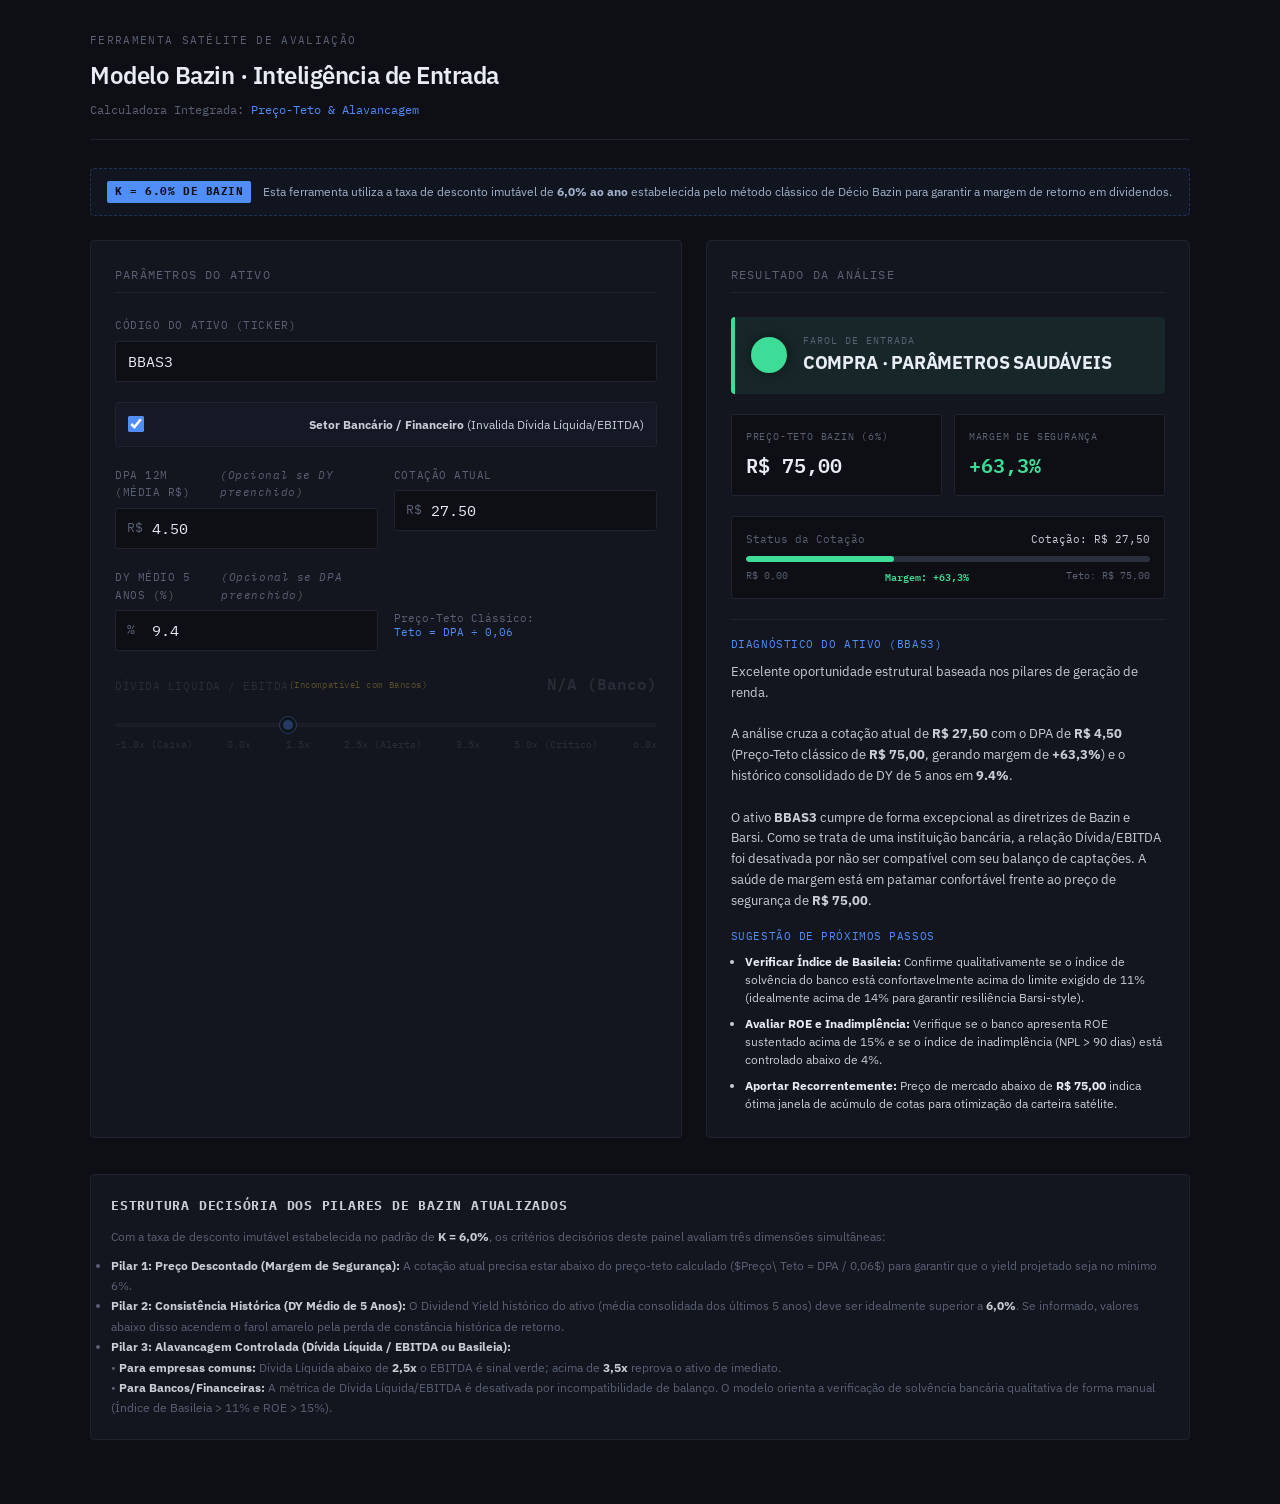
<file: calculadora_de_pre_o_teto_bazin.html>
<!DOCTYPE html>
<html lang="pt-BR">
<head>
<meta charset="UTF-8">
<meta name="viewport" content="width=device-width, initial-scale=1.0">
<title>Calculadora Preço-Teto Bazin · Rigor 6%</title>
<style>
  @import url('https://fonts.googleapis.com/css2?family=IBM+Plex+Mono:wght@400;600&family=IBM+Plex+Sans:wght@300;400;500;600;700&display=swap');

  :root {
    --bg:       #0d0f14;
    --surface:  #13161e;
    --border:   #1e2330;
    --muted:    #2a2f3d;
    --text:     #c8cdd8;
    --dim:      #5a6175;
    --accent:   #4f8ef7;
    --green:    #3ddc97;
    --yellow:   #f7c948;
    --red:      #f76f6f;
    --mono:     'IBM Plex Mono', monospace;
    --sans:     'IBM Plex Sans', sans-serif;
  }

  * { box-sizing: border-box; margin: 0; padding: 0; }

  body {
    background: var(--bg);
    color: var(--text);
    font-family: var(--sans);
    font-size: 14px;
    line-height: 1.6;
    padding: 32px 24px 64px;
  }

  .container {
    max-width: 1100px;
    margin: 0 auto;
  }

  /* ── Header ── */
  .header {
    margin-bottom: 28px;
    border-bottom: 1px solid var(--border);
    padding-bottom: 20px;
    display: flex;
    justify-content: space-between;
    align-items: flex-end;
    flex-wrap: wrap;
    gap: 16px;
  }
  .header-titles {
    flex: 1;
    min-width: 280px;
  }
  .header-label {
    font-family: var(--mono);
    font-size: 11px;
    color: var(--dim);
    letter-spacing: 0.12em;
    text-transform: uppercase;
    margin-bottom: 6px;
  }
  .header h1 {
    font-size: 24px;
    font-weight: 600;
    color: #e8ecf5;
    letter-spacing: -0.02em;
  }
  .header-meta {
    margin-top: 6px;
    font-size: 12px;
    color: var(--dim);
    font-family: var(--mono);
  }
  .header-meta span { color: var(--accent); }

  /* ── Info Box: K Fixo ── */
  .info-k-fixed {
    background: rgba(79, 142, 247, 0.05);
    border: 1px dashed rgba(79, 142, 247, 0.25);
    border-radius: 4px;
    padding: 12px 16px;
    margin-bottom: 24px;
    display: flex;
    align-items: center;
    gap: 12px;
    font-size: 12px;
    color: #a3b2cc;
  }
  .info-k-badge {
    background: var(--accent);
    color: #0d0f14;
    font-family: var(--mono);
    font-weight: 700;
    padding: 2px 8px;
    border-radius: 2px;
    font-size: 11px;
    text-transform: uppercase;
    letter-spacing: 0.05em;
  }

  /* ── Interactive Workspace Grid ── */
  .workspace-grid {
    display: grid;
    grid-template-columns: 1fr;
    gap: 24px;
  }

  @media (min-width: 850px) {
    .workspace-grid {
      grid-template-columns: 1.1fr 0.9fr;
    }
  }

  /* ── Input Panel ── */
  .panel {
    background: var(--surface);
    border: 1px solid var(--border);
    border-radius: 4px;
    padding: 24px;
    display: flex;
    flex-direction: column;
    gap: 20px;
  }
  .panel-title {
    font-family: var(--mono);
    font-size: 12px;
    letter-spacing: 0.1em;
    text-transform: uppercase;
    color: var(--dim);
    border-bottom: 1px solid var(--border);
    padding-bottom: 8px;
    margin-bottom: 4px;
  }

  .form-group {
    display: flex;
    flex-direction: column;
    gap: 6px;
  }
  .form-row-2col {
    display: grid;
    grid-template-columns: 1fr 1fr;
    gap: 16px;
  }
  label {
    font-size: 11px;
    color: var(--dim);
    text-transform: uppercase;
    font-family: var(--mono);
    letter-spacing: 0.05em;
    display: flex;
    justify-content: space-between;
  }
  label span.optional-label {
    text-transform: none;
    color: var(--dim);
    font-style: italic;
  }
  .input-with-symbol {
    position: relative;
    display: flex;
    align-items: center;
  }
  .input-symbol {
    position: absolute;
    left: 12px;
    font-family: var(--mono);
    color: var(--dim);
    font-size: 13px;
  }
  input[type="number"], input[type="text"] {
    width: 100%;
    background: var(--bg);
    border: 1px solid var(--border);
    border-radius: 3px;
    color: #e8ecf5;
    font-family: var(--mono);
    font-size: 15px;
    padding: 10px 12px 10px 36px;
    outline: none;
    transition: all 0.2s;
  }
  input[type="text"] {
    padding-left: 12px;
  }
  input[type="number"]:focus, input[type="text"]:focus {
    border-color: var(--accent);
    box-shadow: 0 0 0 1px rgba(79, 142, 247, 0.2);
  }

  /* ── Custom Checkbox (Setor Bancário) ── */
  .checkbox-group {
    flex-direction: row !important;
    align-items: center;
    gap: 10px;
    background: rgba(79, 142, 247, 0.03);
    border: 1px solid var(--border);
    border-radius: 3px;
    padding: 12px;
    cursor: pointer;
    transition: background 0.2s, border-color 0.2s;
  }
  .checkbox-group:hover {
    background: rgba(79, 142, 247, 0.06);
    border-color: rgba(79, 142, 247, 0.3);
  }
  .checkbox-label {
    display: flex;
    align-items: center;
    gap: 10px;
    cursor: pointer;
    font-family: var(--sans);
    font-size: 12px;
    color: var(--text);
    text-transform: none;
    letter-spacing: 0;
    width: 100%;
    user-select: none;
  }
  .checkbox-label input[type="checkbox"] {
    width: 16px;
    height: 16px;
    accent-color: var(--accent);
    cursor: pointer;
  }

  /* Slider Styling */
  .slider-header {
    display: flex;
    justify-content: space-between;
    align-items: baseline;
  }
  .slider-val-badge {
    font-family: var(--mono);
    font-size: 16px;
    font-weight: 600;
    color: var(--accent);
  }
  .slider-wrap {
    position: relative;
    padding: 8px 0;
  }
  input[type=range] {
    -webkit-appearance: none;
    appearance: none;
    width: 100%;
    height: 4px;
    border-radius: 2px;
    outline: none;
    cursor: pointer;
    background: var(--muted);
  }
  input[type=range]::-webkit-slider-thumb {
    -webkit-appearance: none;
    width: 16px;
    height: 16px;
    border-radius: 50%;
    background: var(--accent);
    border: 3px solid var(--bg);
    box-shadow: 0 0 0 1px var(--accent);
    transition: transform 0.1s;
  }
  input[type=range]::-webkit-slider-thumb:hover { transform: scale(1.2); }
  .slider-ticks {
    display: flex;
    justify-content: space-between;
    margin-top: 4px;
    font-family: var(--mono);
    font-size: 10px;
    color: var(--dim);
  }

  /* Disabled Visual State for Slider */
  .disabled-panel {
    opacity: 0.3;
    pointer-events: none;
    position: relative;
    transition: all 0.3s ease;
  }

  /* ── Output / Traffic Light Panel ── */
  .result-panel {
    background: var(--surface);
    border: 1px solid var(--border);
    border-radius: 4px;
    padding: 24px;
    display: flex;
    flex-direction: column;
    gap: 20px;
    position: sticky;
    top: 20px;
  }

  /* Traffic Light / Farol Status Banner */
  .farol-banner {
    border-radius: 4px;
    padding: 16px;
    display: flex;
    align-items: center;
    gap: 16px;
    border-left: 4px solid var(--border);
    transition: all 0.3s ease;
  }
  .farol-banner.status-compra {
    background: rgba(61, 220, 151, 0.08);
    border-color: var(--green);
  }
  .farol-banner.status-neutro {
    background: rgba(247, 201, 72, 0.08);
    border-color: var(--yellow);
  }
  .farol-banner.status-reprovado {
    background: rgba(247, 111, 111, 0.08);
    border-color: var(--red);
  }

  .farol-indicator {
    width: 36px;
    height: 36px;
    border-radius: 50%;
    display: flex;
    align-items: center;
    justify-content: center;
    flex-shrink: 0;
    box-shadow: 0 0 12px rgba(0, 0, 0, 0.4);
    position: relative;
  }
  .farol-indicator::after {
    content: '';
    position: absolute;
    width: 100%;
    height: 100%;
    border-radius: 50%;
    animation: pulse-ring 2s infinite;
    opacity: 0.4;
  }

  .status-compra .farol-indicator { background: var(--green); }
  .status-neutro .farol-indicator { background: var(--yellow); }
  .status-reprovado .farol-indicator { background: var(--red); }

  @keyframes pulse-ring {
    0% { transform: scale(0.95); box-shadow: 0 0 0 0 currentColor; }
    70% { transform: scale(1.1); box-shadow: 0 0 0 8px rgba(0, 0, 0, 0); }
    100% { transform: scale(0.95); box-shadow: 0 0 0 0 rgba(0, 0, 0, 0); }
  }

  .farol-content {
    display: flex;
    flex-direction: column;
  }
  .farol-title-sub {
    font-family: var(--mono);
    font-size: 10px;
    text-transform: uppercase;
    color: var(--dim);
    letter-spacing: 0.1em;
  }
  .farol-title {
    font-size: 18px;
    font-weight: 700;
    color: #e8ecf5;
    letter-spacing: -0.01em;
  }

  /* Calculated Metrics Grid */
  .calc-grid {
    display: grid;
    grid-template-columns: 1fr 1fr;
    gap: 12px;
  }
  .calc-card {
    background: var(--bg);
    border: 1px solid var(--border);
    border-radius: 3px;
    padding: 14px;
    display: flex;
    flex-direction: column;
  }
  .calc-label {
    font-size: 10px;
    color: var(--dim);
    text-transform: uppercase;
    letter-spacing: 0.08em;
    font-family: var(--mono);
    margin-bottom: 4px;
  }
  .calc-value {
    font-family: var(--mono);
    font-size: 20px;
    font-weight: 600;
    color: #e8ecf5;
  }

  /* Progress slider simulation */
  .bazin-progress-section {
    background: var(--bg);
    border: 1px solid var(--border);
    border-radius: 3px;
    padding: 14px;
  }
  .bazin-progress-top {
    display: flex;
    justify-content: space-between;
    font-family: var(--mono);
    font-size: 11px;
    margin-bottom: 8px;
  }
  .b-label { color: var(--dim); }
  .b-prices { display: flex; gap: 12px; }
  .b-teto { font-weight: 600; }
  .progress-track {
    height: 6px;
    background: var(--muted);
    border-radius: 3px;
    overflow: hidden;
  }
  .progress-fill {
    height: 100%;
    width: 0%;
    border-radius: 3px;
    transition: width 0.35s ease, background-color 0.25s ease;
  }
  .progress-footer {
    display: flex;
    justify-content: space-between;
    font-family: var(--mono);
    font-size: 10px;
    color: var(--dim);
    margin-top: 6px;
  }

  /* Analysis & Next steps block */
  .analysis-card {
    border-top: 1px solid var(--border);
    padding-top: 16px;
  }
  .analysis-section-title {
    font-family: var(--mono);
    font-size: 11px;
    text-transform: uppercase;
    color: var(--accent);
    margin-bottom: 8px;
    letter-spacing: 0.05em;
  }
  .analysis-text {
    font-size: 13px;
    color: var(--text);
    line-height: 1.6;
    margin-bottom: 16px;
  }
  .next-steps-list {
    display: flex;
    flex-direction: column;
    gap: 8px;
    padding-left: 14px;
  }
  .next-steps-list li {
    font-size: 12px;
    color: var(--text);
    line-height: 1.5;
  }
  .next-steps-list li strong {
    color: #e8ecf5;
  }

  /* ── Info Footer (Theoretical context) ── */
  .info-footer {
    margin-top: 36px;
    padding: 20px;
    background: var(--surface);
    border: 1px solid var(--border);
    border-radius: 4px;
    font-size: 12px;
    color: var(--dim);
    line-height: 1.7;
  }
  .info-footer h3 {
    font-family: var(--mono);
    color: var(--text);
    font-size: 13px;
    margin-bottom: 10px;
    text-transform: uppercase;
    letter-spacing: 0.06em;
  }
  .info-footer p {
    margin-bottom: 8px;
  }
  .info-footer p:last-child {
    margin-bottom: 0;
  }
  .info-footer strong {
    color: var(--text);
  }
</style>
</head>
<body>

<div class="container">

  <!-- ── Header ── -->
  <div class="header">
    <div class="header-titles">
      <div class="header-label">Ferramenta Satélite de Avaliação</div>
      <h1>Modelo Bazin · Inteligência de Entrada</h1>
      <div class="header-meta">
        Calculadora Integrada: <span>Preço-Teto & Alavancagem</span>
      </div>
    </div>
  </div>

  <!-- ── Info Box: K Fixo ── -->
  <div class="info-k-fixed">
    <div class="info-k-badge">K = 6.0% de Bazin</div>
    <div>
      Esta ferramenta utiliza a taxa de desconto imutável de <strong>6,0% ao ano</strong> estabelecida pelo método clássico de Décio Bazin para garantir a margem de retorno em dividendos.
    </div>
  </div>

  <!-- ── Workspace Grid ── -->
  <div class="workspace-grid">
    
    <!-- LEFT: Inputs panel -->
    <div class="panel">
      <div class="panel-title">Parâmetros do Ativo</div>
      
      <!-- Ticker Input -->
      <div class="form-group">
        <label for="input-ticker">Código do Ativo (Ticker)</label>
        <input type="text" id="input-ticker" value="BBAS3" placeholder="Ex: BBAS3" oninput="calculate()">
      </div>

      <!-- Sector Selector (Setor Bancário Checkbox) -->
      <div class="form-group checkbox-group">
        <label class="checkbox-label" for="input-is-bank">
          <input type="checkbox" id="input-is-bank" onchange="toggleBankMode(this.checked)" checked>
          <span><strong>Setor Bancário / Financeiro</strong> (Invalida Dívida Líquida/EBITDA)</span>
        </label>
      </div>

      <div class="form-row-2col">
        <!-- Dividends Input (DPA) -->
        <div class="form-group">
          <label for="input-dpa">DPA 12m (Média R$) <span class="optional-label">(Opcional se DY preenchido)</span></label>
          <div class="input-with-symbol">
            <span class="input-symbol">R$</span>
            <input type="number" id="input-dpa" value="4.50" step="0.01" min="0" oninput="calculate()">
          </div>
        </div>

        <!-- Current Price Input -->
        <div class="form-group">
          <label for="input-price">Cotação Atual</label>
          <div class="input-with-symbol">
            <span class="input-symbol">R$</span>
            <input type="number" id="input-price" value="27.50" step="0.01" min="0.01" oninput="calculate()">
          </div>
        </div>
      </div>

      <div class="form-row-2col">
        <!-- DY Médio Histórico Input (5 anos) -->
        <div class="form-group">
          <label for="input-dy-medio">DY Médio 5 Anos (%) <span class="optional-label">(Opcional se DPA preenchido)</span></label>
          <div class="input-with-symbol">
            <span class="input-symbol">%</span>
            <input type="number" id="input-dy-medio" value="9.4" step="0.1" min="0" max="100" oninput="calculate()">
          </div>
        </div>

        <!-- Info block -->
        <div class="form-group" style="justify-content: flex-end;">
          <div style="font-family: var(--mono); font-size: 11px; color: var(--dim); padding-bottom: 12px; line-height: 1.3;">
            Preço-Teto Clássico:<br>
            <span style="color: var(--accent);">Teto = DPA ÷ 0,06</span>
          </div>
        </div>
      </div>

      <!-- Net Debt / EBITDA slider -->
      <div id="debt-slider-container" class="form-group">
        <div class="slider-header">
          <label id="lbl-debt-title" for="slider-debt">Dívida Líquida / EBITDA</label>
          <span class="slider-val-badge" id="lbl-debt" style="color: var(--accent);">1.20x</span>
        </div>
        <div class="slider-wrap">
          <input type="range" id="slider-debt" min="-1.0" max="6.0" step="0.01" value="1.20" oninput="onDebtChange(this.value)">
          <div class="slider-ticks">
            <span>-1.0x (Caixa)</span>
            <span>0.0x</span>
            <span>1.5x</span>
            <span>2.5x (Alerta)</span>
            <span>3.5x</span>
            <span>5.0x (Crítico)</span>
            <span>6.0x</span>
          </div>
        </div>
      </div>

    </div>

    <!-- RIGHT: Results & Farol panel -->
    <div class="result-panel">
      <div class="panel-title">Resultado da Análise</div>

      <!-- Farol Banner (Dynamic colors) -->
      <div class="farol-banner" id="farol-banner">
        <div class="farol-indicator" id="farol-indicator"></div>
        <div class="farol-content">
          <span class="farol-title-sub" id="farol-status-label">Farol de Entrada</span>
          <span class="farol-title" id="farol-status-title">Processando...</span>
        </div>
      </div>

      <!-- Metric results grid -->
      <div class="calc-grid">
        <div class="calc-card">
          <span class="calc-label">Preço-Teto Bazin (6%)</span>
          <span class="calc-value" id="res-teto">R$ 0,00</span>
        </div>
        <div class="calc-card">
          <span class="calc-label">Margem de Segurança</span>
          <span class="calc-value" id="res-margem">0,0%</span>
        </div>
      </div>

      <!-- Visual progress representation -->
      <div class="bazin-progress-section">
        <div class="bazin-progress-top">
          <span class="b-label">Status da Cotação</span>
          <div class="b-prices">
            <span class="b-current" id="pb-current-lbl">Cotação: R$ 0,00</span>
          </div>
        </div>
        <div class="progress-track">
          <div class="progress-fill" id="pb-fill"></div>
        </div>
        <div class="progress-footer">
          <span>R$ 0,00</span>
          <span id="pb-margin-lbl" style="font-weight: 600;">Margem: 0,0%</span>
          <span id="pb-teto-lbl">Teto: R$ 0,00</span>
        </div>
      </div>

      <!-- Analysis Explanations -->
      <div class="analysis-card">
        <div class="analysis-section-title">Diagnóstico do Ativo (<span id="analysis-ticker">ATIVO3</span>)</div>
        <p class="analysis-text" id="analysis-explanation">
          Carregando análise...
        </p>

        <div class="analysis-section-title">Sugestão de Próximos Passos</div>
        <ul class="next-steps-list" id="analysis-steps">
          <!-- Populated by JavaScript -->
        </ul>
      </div>

    </div>

  </div>

  <!-- ── Info Footer (Theoretical context) ── -->
  <div class="info-footer">
    <h3>Estrutura Decisória dos Pilares de Bazin Atualizados</h3>
    <p>Com a taxa de desconto imutável estabelecida no padrão de <strong>K = 6,0%</strong>, os critérios decisórios deste painel avaliam três dimensões simultâneas:</p>
    <ul>
      <li><strong>Pilar 1: Preço Descontado (Margem de Segurança):</strong> A cotação atual precisa estar abaixo do preço-teto calculado ($Preço\ Teto = DPA / 0,06$) para garantir que o yield projetado seja no mínimo 6%.</li>
      <li><strong>Pilar 2: Consistência Histórica (DY Médio de 5 Anos):</strong> O Dividend Yield histórico do ativo (média consolidada dos últimos 5 anos) deve ser idealmente superior a <strong>6,0%</strong>. Se informado, valores abaixo disso acendem o farol amarelo pela perda de constância histórica de retorno.</li>
      <li><strong>Pilar 3: Alavancagem Controlada (Dívida Líquida / EBITDA ou Basileia):</strong> 
        <br>• <strong>Para empresas comuns:</strong> Dívida Líquida abaixo de <strong>2,5x</strong> o EBITDA é sinal verde; acima de <strong>3,5x</strong> reprova o ativo de imediato.
        <br>• <strong>Para Bancos/Financeiras:</strong> A métrica de Dívida Líquida/EBITDA é desativada por incompatibilidade de balanço. O modelo orienta a verificação de solvência bancária qualitativa de forma manual (Índice de Basileia &gt; 11% e ROE &gt; 15%).
      </li>
    </ul>
  </div>

</div>

<script>
  // ── ESTADO GLOBAL ──
  let state = {
    ticker: 'BBAS3',
    dpa: 4.50,
    price: 27.50,
    dyMedio: 9.4,
    k: 6.0, // FIXO EM 6%
    debtEbitda: 1.20,
    isBank: true
  };

  // ── UTILITÁRIOS ──
  function fmtReal(val) {
    if (isNaN(val) || !isFinite(val)) return 'R$ 0,00';
    return val.toLocaleString('pt-BR', { style: 'currency', currency: 'BRL' });
  }

  function fmtPct(val) {
    if (isNaN(val) || !isFinite(val)) return '0,0%';
    const prefix = val > 0 ? '+' : '';
    return prefix + val.toLocaleString('pt-BR', { minimumFractionDigits: 1, maximumFractionDigits: 1 }) + '%';
  }

  // ── CONTROLE DO MODO BANCO ──
  function toggleBankMode(checked) {
    state.isBank = checked;
    const container = document.getElementById('debt-slider-container');
    const badge = document.getElementById('lbl-debt');
    const title = document.getElementById('lbl-debt-title');
    
    if (checked) {
      container.classList.add('disabled-panel');
      badge.textContent = 'N/A (Banco)';
      badge.style.color = 'var(--dim)';
      title.innerHTML = 'Dívida Líquida / EBITDA <span style="font-size:9px;color:var(--yellow);text-transform:none;">(Incompatível com Bancos)</span>';
    } else {
      container.classList.remove('disabled-panel');
      title.textContent = 'Dívida Líquida / EBITDA';
      onDebtChange(document.getElementById('slider-debt').value);
    }
    
    calculate();
  }

  // ── EVENTOS DE INPUTS ──
  function onDebtChange(val) {
    state.debtEbitda = parseFloat(val);
    
    if (state.isBank) {
      document.getElementById('lbl-debt').textContent = 'N/A (Banco)';
      document.getElementById('lbl-debt').style.color = 'var(--dim)';
      return;
    }
    
    document.getElementById('lbl-debt').textContent = state.debtEbitda.toFixed(2) + 'x';
    
    // Muda a cor do texto do indicador de dívida no slider para dar feedback visual
    const badge = document.getElementById('lbl-debt');
    if (state.debtEbitda <= 2.5) {
      badge.style.color = 'var(--green)';
    } else if (state.debtEbitda <= 3.5) {
      badge.style.color = 'var(--yellow)';
    } else {
      badge.style.color = 'var(--red)';
    }

    calculate();
  }

  // ── CORE LOGIC DE CÁLCULO E DIAGNÓSTICO ──
  function calculate() {
    // Coleta dos inputs do usuário em tempo real
    state.ticker = document.getElementById('input-ticker').value.trim().toUpperCase() || 'ATIVO3';
    
    const rawDpa = document.getElementById('input-dpa').value;
    const rawPrice = document.getElementById('input-price').value;
    const rawDyMedio = document.getElementById('input-dy-medio').value;

    const hasDpa = rawDpa !== '' && !isNaN(parseFloat(rawDpa)) && parseFloat(rawDpa) >= 0;
    const hasDyMedio = rawDyMedio !== '' && !isNaN(parseFloat(rawDyMedio)) && parseFloat(rawDyMedio) >= 0;
    const hasPrice = rawPrice !== '' && !isNaN(parseFloat(rawPrice)) && parseFloat(rawPrice) > 0;

    const price = hasPrice ? parseFloat(rawPrice) : 0.01;

    // Atualiza ticker na área de diagnóstico
    document.getElementById('analysis-ticker').textContent = state.ticker;

    // VALIDAR CO-OPCIONALIDADE: Exige no mínimo DPA ou DY Médio preenchidos
    if (!hasDpa && !hasDyMedio) {
      const banner = document.getElementById('farol-banner');
      banner.className = 'farol-banner status-neutro';
      document.getElementById('farol-status-title').textContent = 'AGUARDANDO DADOS';
      
      document.getElementById('res-teto').textContent = '---';
      document.getElementById('res-margem').textContent = '---';
      document.getElementById('res-margem').style.color = 'var(--dim)';
      
      document.getElementById('pb-current-lbl').textContent = `Cotação: ${fmtReal(hasPrice ? price : 0)}`;
      document.getElementById('pb-teto-lbl').textContent = `Teto: ---`;
      document.getElementById('pb-margin-lbl').textContent = 'Margem: ---';
      document.getElementById('pb-margin-lbl').style.color = 'var(--dim)';
      document.getElementById('pb-fill').style.width = '0%';
      document.getElementById('pb-fill').style.backgroundColor = 'var(--muted)';
      
      document.getElementById('analysis-explanation').innerHTML = 
        `Por favor, insira ao menos o <strong>DPA 12m (Média R$)</strong> ou o <strong>DY Médio 5 Anos (%)</strong> para que o modelo do ativo <strong>${state.ticker}</strong> seja calculado.`;
      
      const listElement = document.getElementById('analysis-steps');
      listElement.innerHTML = `
        <li><strong>Fornecer DPA:</strong> Insira o dividendo pago por ação acumulado nos últimos 12 meses.</li>
        <li><strong>OU Fornecer DY 5 Anos:</strong> Insira o rendimento histórico percentual médio de 5 anos da ação.</li>
      `;
      return;
    }

    // Definir as variáveis de cálculo baseadas nos campos preenchidos
    let dpa = 0;
    let dyMedio = 0;

    if (hasDpa) {
      dpa = parseFloat(rawDpa);
    }
    if (hasDyMedio) {
      dyMedio = parseFloat(rawDyMedio);
    }

    // Lógica inteligente de fallbacks:
    // 1. Se NÃO tem DPA, mas TEM DY médio: estimamos o DPA com base na cotação para rodar a fórmula clássica
    if (!hasDpa && hasDyMedio) {
      dpa = price * (dyMedio / 100);
    }

    // 2. Se TEM DPA, mas NÃO tem DY médio: assumimos o DY atual aproximado para não penalizar o histórico por falta de dados
    if (hasDpa && !hasDyMedio) {
      dyMedio = (dpa / price) * 100;
    }

    // Preço Teto Bazin Fixo em K = 6.0% (0.06)
    const kDecimal = 0.06;
    const precoTeto = dpa / kDecimal;

    // Calcular Margem de Segurança
    const margemSeguranca = precoTeto > 0 ? (((precoTeto - price) / precoTeto) * 100) : -100;

    // Exibir métricas nos displays principais
    document.getElementById('res-teto').textContent = fmtReal(precoTeto);
    document.getElementById('res-margem').textContent = fmtPct(margemSeguranca);

    // Ajustar cor da margem de segurança
    const resMargemElement = document.getElementById('res-margem');
    if (margemSeguranca >= 0) {
      resMargemElement.style.color = 'var(--green)';
    } else if (margemSeguranca >= -10) {
      resMargemElement.style.color = 'var(--yellow)';
    } else {
      resMargemElement.style.color = 'var(--red)';
    }

    // Atualizar Barra de Progresso Visual
    document.getElementById('pb-current-lbl').textContent = `Cotação: ${fmtReal(price)}`;
    document.getElementById('pb-teto-lbl').textContent = `Teto: ${fmtReal(precoTeto)}`;
    
    const marginText = margemSeguranca >= 0 ? `Margem: ${fmtPct(margemSeguranca)}` : `Ágio: ${fmtPct(Math.abs(margemSeguranca))}`;
    document.getElementById('pb-margin-lbl').textContent = marginText;

    const pbFill = document.getElementById('pb-fill');
    let ratio = 0;
    if (precoTeto > 0) {
      ratio = (price / precoTeto) * 100;
    } else if (price > 0) {
      ratio = 100;
    }
    const percentFill = Math.min(100, Math.max(0, ratio));
    pbFill.style.width = percentFill + '%';

    // Cores do progresso
    if (price <= precoTeto) {
      pbFill.style.backgroundColor = 'var(--green)';
      document.getElementById('pb-margin-lbl').style.color = 'var(--green)';
    } else if (price <= precoTeto * 1.1) {
      pbFill.style.backgroundColor = 'var(--yellow)';
      document.getElementById('pb-margin-lbl').style.color = 'var(--yellow)';
    } else {
      pbFill.style.backgroundColor = 'var(--red)';
      document.getElementById('pb-margin-lbl').style.color = 'var(--red)';
    }

    // Configurar blocos explicativos de acordo com o que foi fornecido pelo usuário
    let baseExplanation = "";
    if (hasDpa && hasDyMedio) {
      baseExplanation = `A análise cruza a cotação atual de <strong>${fmtReal(price)}</strong> com o DPA de <strong>${fmtReal(dpa)}</strong> (Preço-Teto clássico de <strong>${fmtReal(precoTeto)}</strong>, gerando margem de <strong>${fmtPct(margemSeguranca)}</strong>) e o histórico consolidado de DY de 5 anos em <strong>${dyMedio.toFixed(1)}%</strong>.`;
    } else if (hasDpa && !hasDyMedio) {
      baseExplanation = `A análise foca puramente no DPA informado de <strong>${fmtReal(dpa)}</strong> (Preço-Teto clássico de <strong>${fmtReal(precoTeto)}</strong>, gerando margem de <strong>${fmtPct(margemSeguranca)}</strong>) frente à cotação atual de <strong>${fmtReal(price)}</strong>. O rendimento histórico de 5 anos não foi fornecido e foi desconsiderado nesta avaliação.`;
    } else {
      baseExplanation = `O histórico de DY de 5 anos de <strong>${dyMedio.toFixed(1)}%</strong> foi utilizado para estimar um DPA implícito de <strong>${fmtReal(dpa)}</strong> baseado na cotação de <strong>${fmtReal(price)}</strong>, gerando um Preço-Teto de segurança de <strong>${fmtReal(precoTeto)}</strong> com margem de <strong>${fmtPct(margemSeguranca)}</strong>.`;
    }

    // Lógica de Decisão e Farol (Preço + Alavancagem + Histórico de Dividendos)
    let status = ''; // 'compra', 'neutro', 'reprovado'
    let statusTitle = '';
    let explanationText = '';
    let stepsList = [];

    // Estados de alavancagem
    const levOk = state.isBank || state.debtEbitda <= 2.5;
    const levAlerta = !state.isBank && state.debtEbitda > 2.5 && state.debtEbitda <= 3.5;
    const levCritica = !state.isBank && state.debtEbitda > 3.5;

    // Estados de preço/teto
    const precoSobTeto = price <= precoTeto;
    const precoEsticado = price > precoTeto && price <= (precoTeto * 1.1);
    const precoCaro = price > (precoTeto * 1.1);

    // Estados de consistência de DY Histórico (Exigência rígida de 6%)
    const dyHistOk = !hasDyMedio || dyMedio >= 6.0;
    const dyHistAlerta = hasDyMedio && dyMedio >= 5.0 && dyMedio < 6.0;
    const dyHistRuim = hasDyMedio && dyMedio < 5.0;

    if (dpa <= 0) {
      status = 'reprovado';
      statusTitle = 'REPROVADO · RENDIMENTO ZERADO';
      explanationText = `${baseExplanation}<br><br>O ativo <strong>${state.ticker}</strong> apresenta distribuição nula de dividendos. Sem proveitos recorrentes declarados, o modelo original de Bazin é inviabilizado de imediato pela falta de fluxo de caixa gerador de renda passiva.`;
      stepsList = [
        `<strong>Aguardar Dividendos:</strong> Aguarde a divulgação de novos resultados operacionais da companhia para verificar se há previsão de distribuição de proventos futuros.`,
        `<strong>Identificar Alinhamento:</strong> Certifique-se de que a companhia é focada em dividendos e não uma empresa de crescimento em estágio inicial, que retém 100% de seus lucros.`
      ];
    }
    else if (levCritica) {
      status = 'reprovado';
      statusTitle = 'REPROVADO · ENDIVIDAMENTO CRÍTICO';
      explanationText = `${baseExplanation}<br><br>A alavancagem operacional atual está em patamar crítico de <strong>${state.debtEbitda.toFixed(2)}x</strong> Dívida Líquida/EBITDA. Uma estrutura altamente endividada eleva as despesas de juros da empresa, asfixia o lucro líquido distribuível e aumenta drasticamente a probabilidade de corte de proventos nos próximos trimestres.`;
      stepsList = [
        `<strong>Não Efetuar Aportes:</strong> Recomenda-se cautela absoluta. Evite se expor ao ativo até que o nível de endividamento retorne para patamares saudáveis (abaixo de 2.5x ou pelo menos 3.5x).`,
        `<strong>Investigar Cronograma de Amortização:</strong> Verifique os canais de Relações com Investidores para identificar se a empresa está passando por um pico planejado de Capex ou se está em crise estrutural de crédito.`
      ];
    }
    else if (dyHistRuim) {
      status = 'reprovado';
      statusTitle = 'REPROVADO · HISTÓRICO 5 ANOS FRÁGIL';
      explanationText = `${baseExplanation}<br><br>Embora a cotação momentânea ou o DPA pontual possam apresentar uma oportunidade nominal, o histórico consolidado de DY de 5 anos de <strong>${dyMedio.toFixed(1)}%</strong> mostra-se cronicamente fraco ou irregular (abaixo de 5,0%). Bazin defendia que o histórico consolidado é a melhor prova de solidez operacional.`;
      stepsList = [
        `<strong>Priorizar Ativos Consistentes:</strong> Busque empresas com histórico consolidado e ininterrupto de distribuição de renda superior a 6,0% ao longo dos anos.`,
        `<strong>Avaliar se o Dividend Yield é Não-Recorrente:</strong> Se o DPA atual está excelente mas o histórico de 5 anos é fraco, verifique se a distribuição recente não é fruto de ganhos não-recorrentes isolados.`
      ];
    }
    // Cenário de Compra: Preço abaixo do teto, dívida OK (ou modo banco ativo) e histórico OK
    else if (precoSobTeto && levOk && dyHistOk) {
      status = 'compra';
      statusTitle = 'COMPRA · PARÂMETROS SAUDÁVEIS';
      
      let isBankNote = state.isBank ? " Como se trata de uma instituição bancária, a relação Dívida/EBITDA foi desativada por não ser compatível com seu balanço de captações." : "";
      
      explanationText = `Excelente oportunidade estrutural baseada nos pilares de geração de renda.<br><br>${baseExplanation}<br><br>O ativo <strong>${state.ticker}</strong> cumpre de forma excepcional as diretrizes de Bazin e Barsi.${isBankNote} A saúde de margem está em patamar confortável frente ao preço de segurança de <strong>${fmtReal(precoTeto)}</strong>.`;
      
      if (state.isBank) {
        stepsList = [
          `<strong>Verificar Índice de Basileia:</strong> Confirme qualitativamente se o índice de solvência do banco está confortavelmente acima do limite exigido de 11% (idealmente acima de 14% para garantir resiliência Barsi-style).`,
          `<strong>Avaliar ROE e Inadimplência:</strong> Verifique se o banco apresenta ROE sustentado acima de 15% e se o índice de inadimplência (NPL > 90 dias) está controlado abaixo de 4%.`,
          `<strong>Aportar Recorrentemente:</strong> Preço de mercado abaixo de <strong>${fmtReal(precoTeto)}</strong> indica ótima janela de acúmulo de cotas para otimização da carteira satélite.`
        ];
      } else {
        stepsList = [
          `<strong>Executar Aportes Regulares:</strong> O preço de mercado está abaixo da zona de teto de segurança de <strong>${fmtReal(precoTeto)}</strong>, conferindo excelente margem de segurança.`,
          `<strong>Programar Reinvestimento:</strong> Maximize os retornos de longo prazo utilizando os dividendos recebidos para comprar novas cotas do mesmo ativo enquanto ele se mantiver abaixo do teto.`,
          `<strong>Verificar Atualizações Trimestrais:</strong> Monitore periodicamente se o EBITDA ou a receita sofreram flutuações severas nos balanços trimestrais.`
        ];
      }
    }
    // Neutralidade por critérios limitantes ou preço marginalmente esticado
    else if ((precoSobTeto && levAlerta) || (precoSobTeto && dyHistAlerta) || (precoEsticado && !levCritica)) {
      status = 'neutro';
      statusTitle = 'NEUTRALIDADE · CRITÉRIO EM VIGILÂNCIA';
      
      let context = '';
      if (precoEsticado) {
        context = `a cotação de <strong>${fmtReal(price)}</strong> ultrapassou de forma leve o preço-teto recomendado (margem de segurança negativa de <strong>${fmtPct(margemSeguranca)}</strong>).`;
      } else if (levAlerta) {
        context = `a alavancagem atual está em zona de alerta moderado (<strong>${state.debtEbitda.toFixed(2)}x</strong>), sugerindo cautela no fluxo de proventos projetados.`;
      } else {
        context = `o histórico médio de DY de 5 anos (<strong>${dyMedio.toFixed(1)}%</strong>) está ligeiramente aquém dos 6,0% de segurança de Bazin.`;
      }

      explanationText = `${baseExplanation}<br><br>A tese de renda recorrente em <strong>${state.ticker}</strong> permanece viva, mas o momento não é propício para alocações agressivas porque ${context} O farol de atenção indica prudência para evitar a perda de rendimento real.`;
      
      if (state.isBank) {
        stepsList = [
          `<strong>Pausar Aportes Agressivos:</strong> Monitore se os dividendos futuros tendem a aumentar. Deixe ordens de compra pré-configuradas no preço-teto correto de <strong>${fmtReal(precoTeto)}</strong>.`,
          `<strong>Rastrear Qualidade do Crédito:</strong> Bancos com margem esticada podem estar enfrentando aumento sazonal de provisões (PDD) devido à inadimplência. Verifique este ponto no release trimestral de resultados.`,
          `<strong>Manter a Posição:</strong> Continue carregando a posição para coletar os dividendos normais, mas evite alocar novos fluxos de capital neste ponto.`
        ];
      } else {
        stepsList = [
          `<strong>Deixar Ordens Próximas ao Teto:</strong> Evite comprar ativos esticados. Configure ordens de compra limitadas ao preço real de segurança (<strong>${fmtReal(precoTeto)}</strong>).`,
          `<strong>Vigiar Redução de Endividamento:</strong> Caso a alavancagem seja o limitador atual, acompanhe se os novos investimentos operacionais em andamento vão desalavancar a empresa nos próximos meses.`,
          `<strong>Manter Posições Antigas:</strong> Se você já possui as cotas, continue carregando-as na carteira de renda passiva, mantendo foco na coleta dos dividendos normais.`
        ];
      }
    }
    // Reprovado por preço caro (mais de 10% de ágio)
    else if (precoCaro && !levCritica) {
      status = 'reprovado';
      statusTitle = 'REPROVADO · PREÇO MUITO ELEVADO';
      explanationText = `${baseExplanation}<br><br>A ação <strong>${state.ticker}</strong> é negociada com ágio expressivo acima de seu Preço-Teto de segurança de <strong>${fmtReal(precoTeto)}</strong>. Ao pagar o valor de mercado de <strong>${fmtReal(price)}</strong>, o seu rendimento projetado cairá consideravelmente abaixo dos 6% mínimos exigidos pelo modelo Bazin, contrariando o princípio de compra de margem de segurança de Barsi.`;
      
      if (state.isBank) {
        stepsList = [
          `<strong>Suspender Novos Aportes:</strong> Não compre ações de bancos em momentos de rali ou otimismo esticado. O setor financeiro costuma apresentar flutuações e excelentes momentos de estresse de mercado que reduzem o preço dos papéis.`,
          `<strong>Manutenção em Custódia (Hold):</strong> Mantenha as ações antigas de custo médio saudável na carteira para usufruir do pagamento recorrente de dividendos, mas não gaste novas reservas nela.`,
          `<strong>Direcionar Caixa de Oportunidade:</strong> Guarde as sobras financeiras em caixa de oportunidade (renda fixa de alta liquidez) para acumular caixa ou investir em outras vacas leiteiras que estejam baratas no momento.`
        ];
      } else {
        stepsList = [
          `<strong>Suspender Compras Imediatas:</strong> Não compre novas cotas neste patamar inflado. Direcione seu aporte estruturado do mês para outros papéis que apresentem margens de desconto reais.`,
          `<strong>Vigiar Grandes Correções:</strong> Deixe o ativo no seu radar de monitoramento. Eventuais correções amplas ou pânicos gerais de mercado podem reposicionar esta companhia de volta à zona de compra no futuro.`
        ];
      }
    }

    // 5. Aplicar classes de estilização dinâmicas ao Farol
    const banner = document.getElementById('farol-banner');
    banner.className = 'farol-banner'; // Reset
    banner.classList.add(`status-${status}`);
    
    document.getElementById('farol-status-title').textContent = statusTitle;
    document.getElementById('analysis-explanation').innerHTML = explanationText;

    // Preencher lista de passos dinamicamente
    const listElement = document.getElementById('analysis-steps');
    listElement.innerHTML = '';
    stepsList.forEach(step => {
      const li = document.createElement('li');
      li.innerHTML = step;
      listElement.appendChild(li);
    });
  }

  // Inicializar modo banco e rodar cálculo inicial na montagem da tela
  window.onload = function() {
    toggleBankMode(document.getElementById('input-is-bank').checked);
  };
</script>

</body>
</html>
</file>
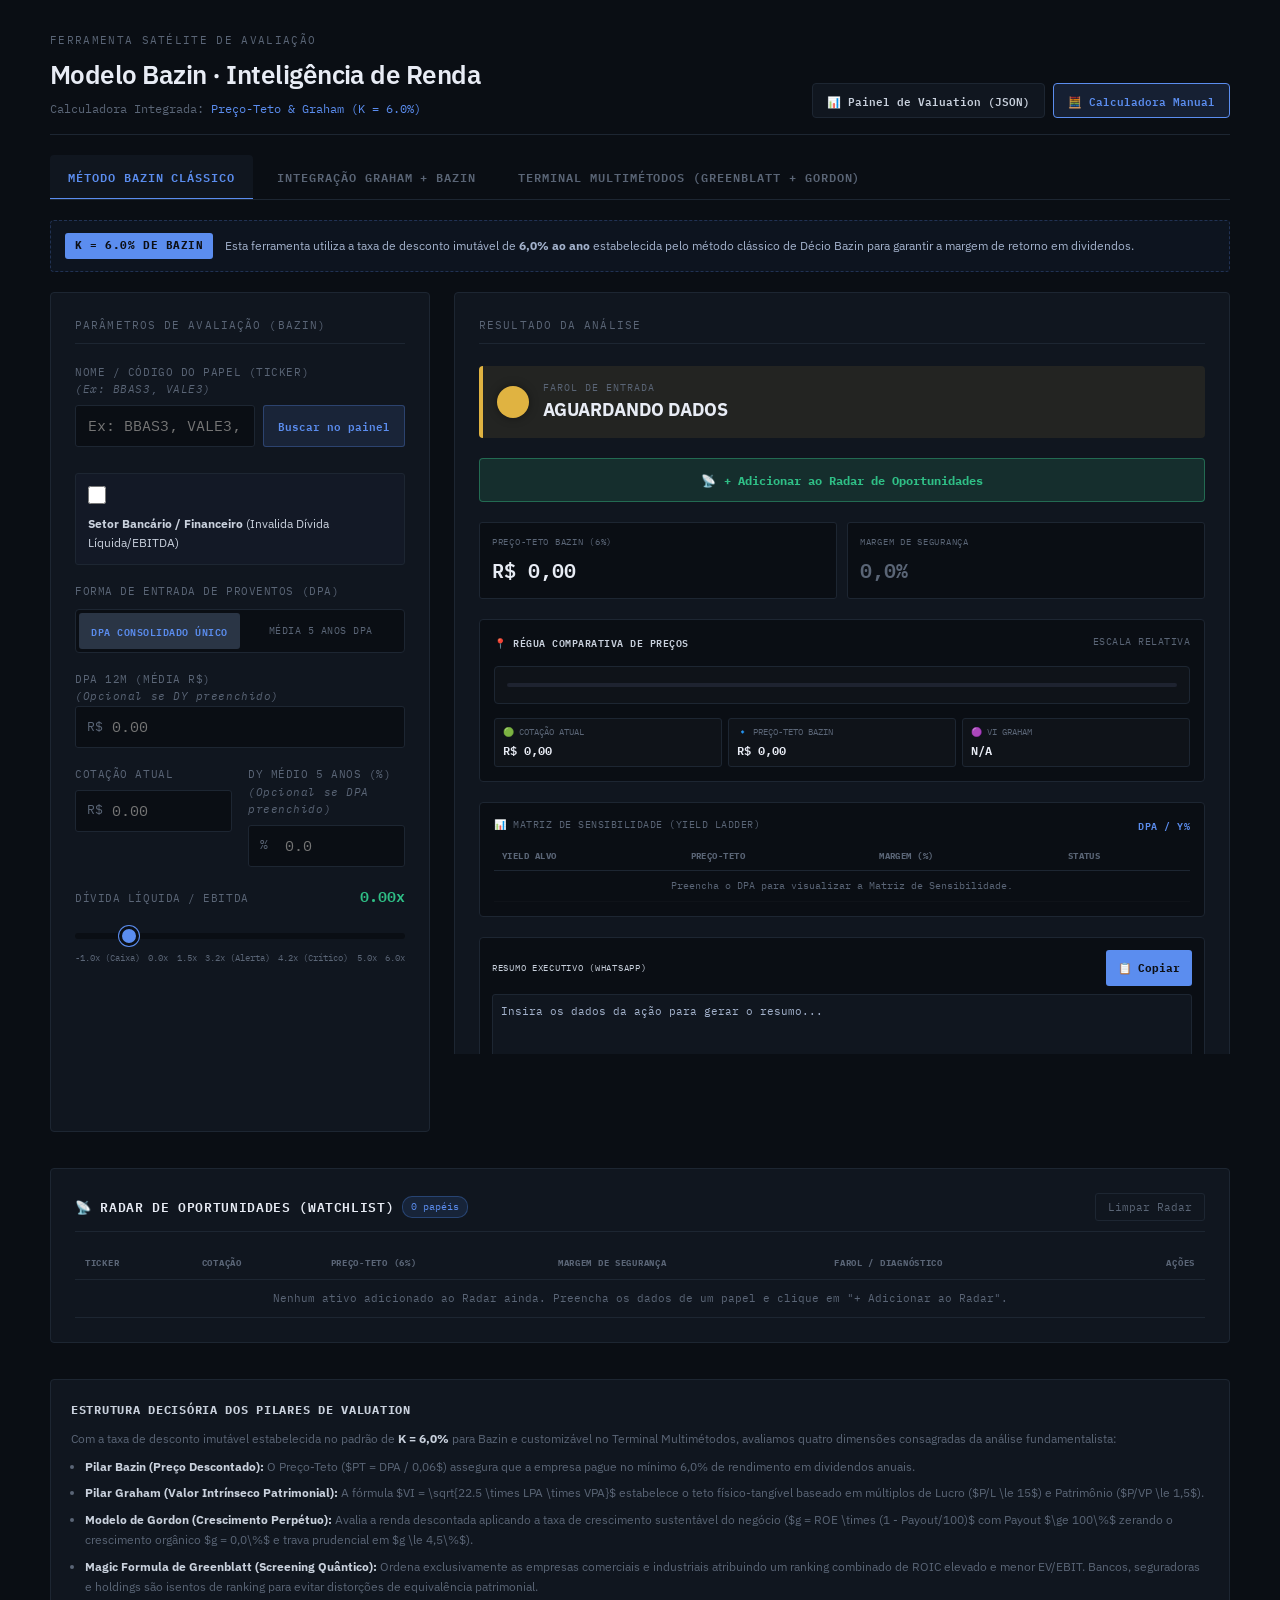
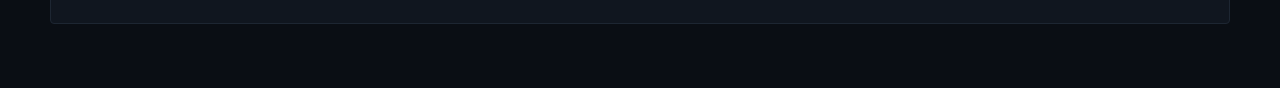
<file: CalculadoraBazin.html>
<!DOCTYPE html>
<html lang="pt-BR">
<head>
  <meta charset="UTF-8">
  <meta name="viewport" content="width=device-width, initial-scale=1.0, maximum-scale=1.0, user-scalable=no">
  <title>Calculadora Preço-Teto Bazin & Terminal Multimétodos</title>
  <link rel="icon" type="image/png" href="./favicon.png">
  <link rel="stylesheet" href="./assets/css/styles.css">
</head>
<body>

<div class="container">

  <div class="header">
    <div class="header-titles">
      <div class="header-label">Ferramenta Satélite de Avaliação</div>
      <h1>Modelo Bazin · Inteligência de Renda</h1>
      <div class="header-meta">
        Calculadora Integrada: <span>Preço-Teto & Graham (K = 6.0%)</span>
      </div>
    </div>
    <div class="header-nav-links">
      <a href="./index.html" class="nav-link-pill">📊 Painel de Valuation (JSON)</a>
      <a href="./CalculadoraBazin.html" class="nav-link-pill active">🧮 Calculadora Manual</a>
    </div>
  </div>

  <div class="main-tabs">
    <button type="button" class="main-tab-btn active" id="tab-bazin">Método Bazin Clássico</button>
    <button type="button" class="main-tab-btn" id="tab-graham">Integração Graham + Bazin</button>
    <button type="button" class="main-tab-btn" id="tab-terminal">Terminal Multimétodos (Greenblatt + Gordon)</button>
  </div>

  <div class="info-k-fixed">
    <div class="info-k-badge" id="info-k-badge">K = 6.0% de Bazin</div>
    <div class="info-k-text" id="info-k-text">
      Esta ferramenta utiliza a taxa de desconto imutável de <strong>6,0% ao ano</strong> estabelecida pelo método clássico de Décio Bazin para garantir a margem de retorno em dividendos.
    </div>
  </div>

  <div class="workspace-grid" id="workspace-grid-classic">
    
    <div class="panel">
      
      <!-- TAB 1: BAZIN CLASSIC INPUTS -->
      <div id="inputs-tab-bazin" class="flex-col-gap18">
        <div class="panel-title">Parâmetros de Avaliação (Bazin)</div>

        <div class="form-group">
          <label for="input-ticker">Nome / Código do Papel (Ticker) <span class="optional-label">(Ex: BBAS3, VALE3)</span></label>
          <div class="ticker-fetch-wrap">
            <input type="text" id="input-ticker" value="" placeholder="Ex: BBAS3, VALE3, PETR4">
            <button type="button" class="btn-fetch-quote" id="btn-fetch-bazin">
              <span class="spinner-sm is-hidden" id="spinner-bazin"></span>
              <span id="btn-text-bazin">Buscar no painel</span>
            </button>
          </div>
          <div class="fetch-quote-status" id="status-bazin"></div>
        </div>

        <div class="form-group checkbox-group">
          <label class="checkbox-label" for="input-is-bank">
            <input type="checkbox" id="input-is-bank">
            <span><strong>Setor Bancário / Financeiro</strong> (Invalida Dívida Líquida/EBITDA)</span>
          </label>
        </div>

        <div class="form-group">
          <label>Forma de Entrada de Proventos (DPA)</label>
          <div class="dpa-toggle-group">
            <button type="button" class="dpa-toggle-btn active" id="toggle-dpa-direct">DPA Consolidado Único</button>
            <button type="button" class="dpa-toggle-btn" id="toggle-dpa-years">Média 5 Anos DPA</button>
          </div>
        </div>

        <div class="form-group" id="dpa-input-container">
          <div id="dpa-direct-wrapper">
            <label for="input-dpa">DPA 12m (Média R$) <span class="optional-label">(Opcional se DY preenchido)</span></label>
            <div class="input-with-symbol">
              <span class="input-symbol">R$</span>
              <input type="number" id="input-dpa" value="" placeholder="0.00" step="0.01" min="0">
            </div>
          </div>

          <div id="dpa-years-wrapper" class="is-hidden">
            <label>Valores Anuais de DPA (R$)</label>
            <div class="dpa-years-grid">
              <div class="year-input-box">
                <span class="year-label">Ano 1</span>
                <input type="number" class="input-year-val" id="dpa-y1" value="" placeholder="0.00" step="0.01" min="0">
              </div>
              <div class="year-input-box">
                <span class="year-label">Ano 2</span>
                <input type="number" class="input-year-val" id="dpa-y2" value="" placeholder="0.00" step="0.01" min="0">
              </div>
              <div class="year-input-box">
                <span class="year-label">Ano 3</span>
                <input type="number" class="input-year-val" id="dpa-y3" value="" placeholder="0.00" step="0.01" min="0">
              </div>
              <div class="year-input-box">
                <span class="year-label">Ano 4</span>
                <input type="number" class="input-year-val" id="dpa-y4" value="" placeholder="0.00" step="0.01" min="0">
              </div>
              <div class="year-input-box">
                <span class="year-label">Ano 5</span>
                <input type="number" class="input-year-val" id="dpa-y5" value="" placeholder="0.00" step="0.01" min="0">
              </div>
            </div>
            <div class="calc-avg-badge">
              Média Calculada: <span id="avg-computed-dpa">R$ 0,00</span>
            </div>
          </div>
        </div>

        <div class="form-row-2col">
          <div class="form-group">
            <label for="input-price">Cotação Atual</label>
            <div class="input-with-symbol">
              <span class="input-symbol">R$</span>
              <input type="number" id="input-price" value="" placeholder="0.00" step="0.01" min="0.01">
            </div>
          </div>

          <div class="form-group">
            <label for="input-dy-medio">DY Médio 5 Anos (%) <span class="optional-label">(Opcional se DPA preenchido)</span></label>
            <div class="input-with-symbol">
              <span class="input-symbol">%</span>
              <input type="number" id="input-dy-medio" value="" placeholder="0.0" step="0.1" min="0" max="100">
            </div>
          </div>
        </div>

        <div id="debt-slider-container" class="form-group">
          <div class="slider-header">
            <label id="lbl-debt-title" for="slider-debt">Dívida Líquida / EBITDA</label>
            <span class="slider-val-badge" id="lbl-debt">0.00x</span>
          </div>
          <div class="slider-wrap">
            <input type="range" id="slider-debt" min="-1.0" max="6.0" step="0.01" value="0.00">
            <div class="slider-ticks">
              <span>-1.0x (Caixa)</span>
              <span>0.0x</span>
              <span>1.5x</span>
              <span>3.2x (Alerta)</span>
              <span>4.2x (Crítico)</span>
              <span>5.0x</span>
              <span>6.0x</span>
            </div>
          </div>
        </div>
      </div>

      <!-- TAB 2: GRAHAM + BAZIN INTEGRATION INPUTS -->
      <div id="inputs-tab-graham" class="flex-col-gap18 is-hidden">
        <div class="panel-title">Parâmetros de Avaliação (Graham + Bazin)</div>

        <div class="form-group">
          <label for="input-graham-ticker">Nome / Código do Papel (Ticker) <span class="optional-label">(Ex: BBAS3, VALE3)</span></label>
          <div class="ticker-fetch-wrap">
            <input type="text" id="input-graham-ticker" value="" placeholder="Ex: BBAS3, VALE3, PETR4">
            <button type="button" class="btn-fetch-quote" id="btn-fetch-graham">
              <span class="spinner-sm is-hidden" id="spinner-graham"></span>
              <span id="btn-text-graham">Buscar no painel</span>
            </button>
          </div>
          <div class="fetch-quote-status" id="status-graham"></div>
        </div>

        <div class="form-row-2col">
          <div class="form-group">
            <label for="input-vpa">VPA <span class="optional-label">(Valor Patrimonial p/ Ação)</span></label>
            <div class="input-with-symbol">
              <span class="input-symbol">R$</span>
              <input type="number" id="input-vpa" value="" placeholder="0.00" step="0.01" min="0.01">
            </div>
          </div>

          <div class="form-group">
            <label for="input-lpa">LPA <span class="optional-label">(Lucro Líquido por Ação)</span></label>
            <div class="input-with-symbol">
              <span class="input-symbol">R$</span>
              <input type="number" id="input-lpa" value="" placeholder="0.00" step="0.01">
            </div>
          </div>
        </div>

        <div class="form-row-2col">
          <div class="form-group">
            <label for="input-payout">Payout Estimado (%)</label>
            <div class="input-with-symbol">
              <span class="input-symbol">%</span>
              <input type="number" id="input-payout" value="" placeholder="0.0" step="0.5" min="0">
            </div>
          </div>

          <div class="form-group">
            <label for="input-graham-price">Cotação Atual</label>
            <div class="input-with-symbol">
              <span class="input-symbol">R$</span>
              <input type="number" id="input-graham-price" value="" placeholder="0.00" step="0.01" min="0.01">
            </div>
          </div>
        </div>

        <div class="calc-avg-badge">
          DPA Implícito (LPA × Payout): <span id="graham-implicit-dpa">R$ 0,00</span>
        </div>
      </div>

    </div>

    <div class="result-panel">
      <div class="panel-title">Resultado da Análise</div>

      <div class="farol-banner" id="farol-banner">
        <div class="farol-indicator" id="farol-indicator"></div>
        <div class="farol-content">
          <span class="farol-title-sub" id="farol-status-label">Farol de Entrada</span>
          <span class="farol-title" id="farol-status-title">Aguardando Dados...</span>
        </div>
      </div>

      <button type="button" class="btn-add-radar" id="btn-add-radar">
        <span>📡</span> <span>+ Adicionar ao Radar de Oportunidades</span>
      </button>

      <div id="grid-metrics-bazin" class="calc-grid">
        <div class="calc-card">
          <span class="calc-label">Preço-Teto Bazin (6%)</span>
          <span class="calc-value" id="res-teto">R$ 0,00</span>
        </div>
        <div class="calc-card">
          <span class="calc-label">Margem de Segurança</span>
          <span class="calc-value" id="res-margem">0,0%</span>
        </div>
      </div>

      <div id="grid-metrics-graham" class="calc-grid is-hidden">
        <div class="calc-card">
          <span class="calc-label">V. Intrínseco (Graham)</span>
          <span class="calc-value" id="res-graham-vi">R$ 0,00</span>
        </div>
        <div class="calc-card">
          <span class="calc-label">DPA Implícito</span>
          <span class="calc-value" id="res-graham-dpa">R$ 0,00</span>
        </div>
        <div class="calc-card">
          <span class="calc-label">Preço-Teto Bazin (6%)</span>
          <span class="calc-value" id="res-graham-teto">R$ 0,00</span>
        </div>
        <div class="calc-card">
          <span class="calc-label">Margem Bazin</span>
          <span class="calc-value" id="res-graham-bazin-margem">0,0%</span>
        </div>
        <div class="calc-card">
          <span class="calc-label">Margem Graham (VI)</span>
          <span class="calc-value" id="res-graham-margem">0,0%</span>
        </div>
        <div class="calc-card">
          <span class="calc-label">Retorno Convergência</span>
          <span class="calc-value" id="res-graham-conv">0,0%</span>
        </div>
      </div>

      <div class="ruler-section">
        <div class="ruler-header">
          <span class="title">📍 Régua Comparativa de Preços</span>
          <span>Escala Relativa</span>
        </div>
        
        <div class="ruler-track-wrap">
          <div class="ruler-track-line"></div>
          
          <div class="ruler-pin ruler-pin-price is-hidden" id="ruler-pin-price" title="Cotação Atual">
            <div class="ruler-pin-dot"></div>
          </div>
          
          <div class="ruler-pin ruler-pin-teto is-hidden" id="ruler-pin-teto" title="Preço-Teto Bazin (6%)">
            <div class="ruler-pin-dot"></div>
          </div>
          
          <div class="ruler-pin ruler-pin-graham is-hidden" id="ruler-pin-graham" title="Valor Intrínseco Graham">
            <div class="ruler-pin-dot"></div>
          </div>
        </div>

        <div class="ruler-legend-grid">
          <div class="ruler-legend-item">
            <span class="ruler-legend-label">🟢 Cotação Atual</span>
            <span class="ruler-legend-val" id="ruler-val-price">R$ 0,00</span>
          </div>
          <div class="ruler-legend-item">
            <span class="ruler-legend-label">🔹 Preço-Teto Bazin</span>
            <span class="ruler-legend-val" id="ruler-val-teto">R$ 0,00</span>
          </div>
          <div class="ruler-legend-item">
            <span class="ruler-legend-label">🟣 VI Graham</span>
            <span class="ruler-legend-val" id="ruler-val-graham">N/A</span>
          </div>
        </div>
      </div>

      <div class="ladder-section">
        <div class="ladder-title">
          <span>📊 Matriz de Sensibilidade (Yield Ladder)</span>
          <span class="badge-k">DPA / Y%</span>
        </div>
        
        <div class="ladder-table-wrap">
          <table class="ladder-table">
            <thead>
              <tr>
                <th>Yield Alvo</th>
                <th>Preço-Teto</th>
                <th>Margem (%)</th>
                <th>Status</th>
              </tr>
            </thead>
            <tbody id="yield-ladder-tbody">
            </tbody>
          </table>
        </div>
      </div>

      <div class="summary-copy-box">
        <div class="summary-copy-header">
          <span class="calc-label summary-box-label">Resumo Executivo (WhatsApp)</span>
          <button type="button" class="btn-copy" id="btn-copy-summary">
            <span id="copy-btn-icon">📋</span> <span id="copy-btn-text">Copiar</span>
          </button>
        </div>
        <textarea id="summary-textarea" readonly rows="5" class="summary-textarea">Insira os dados da ação para gerar o resumo...</textarea>
        <div id="copy-toast" class="copy-toast is-hidden">✓ Resumo copiado para a área de transferência!</div>
      </div>

    </div>

  </div>

  <div class="terminal-section is-hidden" id="workspace-grid-terminal">
    
    <div class="terminal-top-bar">
      <div class="terminal-k-setting">
        <label for="terminal-k-global">Taxa $K$ Global (% a.a.):</label>
        <div class="input-with-symbol w-auto">
          <span class="input-symbol">%</span>
          <input type="number" id="terminal-k-global" class="input-k-global" value="10.0" step="0.5" min="1.0" max="30.0">
        </div>
      </div>

      <div class="terminal-json-actions">
        <button type="button" class="btn-terminal-action" id="btn-terminal-copy-top">📋 Copiar Ranking Texto</button>
        <button type="button" class="btn-terminal-action" id="btn-terminal-export">⬇️ Exportar Backup JSON</button>
        <button type="button" class="btn-terminal-action" id="btn-terminal-import">📁 Importar Backup JSON</button>
        <input type="file" id="import-json-file" accept=".json" class="is-hidden">
      </div>
    </div>

    <div class="workspace-grid">
      
      <!-- LEFT: Terminal Input Form -->
      <div class="panel">
        <div class="panel-title" id="terminal-form-title">⚡ Cadastrar Novo Ativo no Terminal</div>
        
        <form id="form-terminal">
          <div class="form-row-2col">
            <div class="form-group">
              <label for="term-ticker">Ticker da Ação</label>
              <input type="text" id="term-ticker" placeholder="Ex: BBAS3" required>
            </div>
            <div class="form-group">
              <label for="term-price">Cotação Atual</label>
              <div class="input-with-symbol">
                <span class="input-symbol">R$</span>
                <input type="number" id="term-price" placeholder="0.00" step="0.01" min="0.01" required>
              </div>
            </div>
          </div>

          <div class="form-group checkbox-group mt-10">
            <label class="checkbox-label" for="term-is-financial">
              <input type="checkbox" id="term-is-financial">
              <span><strong>Banco / Seguradora / Holding</strong> (Excluir da Magic Formula)</span>
            </label>
          </div>

          <div class="form-row-2col mt-10">
            <div class="form-group">
              <label for="term-dpa">DPA (R$ / 12m) <span class="optional-label">(Auto: LPA × Payout)</span></label>
              <div class="input-with-symbol">
                <span class="input-symbol">R$</span>
                <input type="number" id="term-dpa" placeholder="0.00" step="0.01" min="0">
              </div>
            </div>
            <div class="form-group">
              <label for="term-lpa">LPA (R$)</label>
              <div class="input-with-symbol">
                <span class="input-symbol">R$</span>
                <input type="number" id="term-lpa" placeholder="0.00" step="0.01">
              </div>
            </div>
          </div>

          <div class="form-row-2col mt-10">
            <div class="form-group">
              <label for="term-vpa">VPA (R$)</label>
              <div class="input-with-symbol">
                <span class="input-symbol">R$</span>
                <input type="number" id="term-vpa" placeholder="0.00" step="0.01">
              </div>
            </div>
            <div class="form-group">
              <label for="term-payout">Payout (%)</label>
              <div class="input-with-symbol">
                <span class="input-symbol">%</span>
                <input type="number" id="term-payout" placeholder="50.0" step="0.1" min="0">
              </div>
            </div>
          </div>

          <div class="form-row-2col mt-10">
            <div class="form-group">
              <label for="term-ev-ebit">EV / EBIT (x)</label>
              <div class="input-with-symbol">
                <span class="input-symbol">x</span>
                <input type="number" id="term-ev-ebit" placeholder="5.50" step="0.01">
              </div>
            </div>
            <div class="form-group">
              <label for="term-roic">ROIC (%)</label>
              <div class="input-with-symbol">
                <span class="input-symbol">%</span>
                <input type="number" id="term-roic" placeholder="18.5" step="0.1">
              </div>
            </div>
          </div>

          <div class="form-group mt-10">
            <label for="term-roe">ROE (%)</label>
            <div class="input-with-symbol">
              <span class="input-symbol">%</span>
              <input type="number" id="term-roe" placeholder="15.0" step="0.1">
            </div>
          </div>

          <div class="terminal-form-actions">
            <button type="submit" class="btn-terminal-save" id="btn-save-terminal">
              <span>+ Adicionar Ativo ao Terminal</span>
            </button>
            <button type="button" class="btn-modal-cancel is-hidden" id="btn-cancel-edit-terminal">
              Cancelar Edição
            </button>
          </div>
        </form>
      </div>

      <!-- RIGHT: Screening Table Results -->
      <div class="terminal-table-card">
        <div class="terminal-table-header">
          <div class="radar-header-titles">
            <span class="radar-title">🏆 Ranking Magic Formula & Valuation</span>
            <span class="radar-count-badge" id="terminal-count-badge">0 ativos</span>
          </div>
          <span class="terminal-order-note">Order: Magic Formula Rank (Empresas Operacionais)</span>
        </div>

        <div class="terminal-table-wrap">
          <table class="terminal-table">
            <thead>
              <tr>
                <th>Rank MF</th>
                <th>Ticker & Price</th>
                <th>Bazin (PT 6%)</th>
                <th>Graham (V.I.)</th>
                <th>Gordon (Preço Justo)</th>
                <th>Múltiplos (EV/EBIT | ROIC)</th>
                <th class="text-right">Ações</th>
              </tr>
            </thead>
            <tbody id="terminal-tbody">
            </tbody>
          </table>
        </div>

        <div class="summary-copy-box mt-10">
          <div class="summary-copy-header">
            <span class="calc-label summary-box-label">Resumo Executivo do Ranking (WhatsApp)</span>
            <button type="button" class="btn-copy" id="btn-copy-terminal">
              <span id="copy-terminal-btn-icon">📋</span> <span id="copy-terminal-btn-text">Copiar Ranking</span>
            </button>
          </div>
          <textarea id="terminal-summary-textarea" readonly rows="6" class="summary-textarea">Resumo do ranking...</textarea>
          <div id="copy-terminal-toast" class="copy-toast is-hidden">✓ Ranking copiado para a área de transferência!</div>
        </div>

      </div>

    </div>
  </div>

  <div class="radar-section" id="radar-section-classic">
    <div class="radar-header">
      <div class="radar-header-titles">
        <span class="radar-title">📡 Radar de Oportunidades (Watchlist)</span>
        <span class="radar-count-badge" id="radar-count-badge">0 papéis</span>
      </div>
      <button type="button" class="btn-clear-radar" id="btn-clear-radar">Limpar Radar</button>
    </div>

    <div class="radar-table-wrap">
      <table class="radar-table" id="radar-table">
        <thead>
          <tr>
            <th>Ticker</th>
            <th>Cotação</th>
            <th>Preço-Teto (6%)</th>
            <th>Margem de Segurança</th>
            <th>Farol / Diagnóstico</th>
            <th class="text-right">Ações</th>
          </tr>
        </thead>
        <tbody id="radar-tbody">
        </tbody>
      </table>
    </div>
  </div>

  <div class="info-footer">
    <h3>Estrutura Decisória dos Pilares de Valuation</h3>
    <p>Com a taxa de desconto imutável estabelecida no padrão de <strong>K = 6,0%</strong> para Bazin e customizável no Terminal Multimétodos, avaliamos quatro dimensões consagradas da análise fundamentalista:</p>
    <ul>
      <li><strong>Pilar Bazin (Preço Descontado):</strong> O Preço-Teto ($PT = DPA / 0,06$) assegura que a empresa pague no mínimo 6,0% de rendimento em dividendos anuais.</li>
      <li><strong>Pilar Graham (Valor Intrínseco Patrimonial):</strong> A fórmula $VI = \sqrt{22.5 \times LPA \times VPA}$ estabelece o teto físico-tangível baseado em múltiplos de Lucro ($P/L \le 15$) e Patrimônio ($P/VP \le 1,5$).</li>
      <li><strong>Modelo de Gordon (Crescimento Perpétuo):</strong> Avalia a renda descontada aplicando a taxa de crescimento sustentável do negócio ($g = ROE \times (1 - Payout/100)$ com Payout $\ge 100\%$ zerando o crescimento orgânico $g = 0,0\%$ e trava prudencial em $g \le 4,5\%$).</li>
      <li><strong>Magic Formula de Greenblatt (Screening Quântico):</strong> Ordena exclusivamente as empresas comerciais e industriais atribuindo um ranking combinado de ROIC elevado e menor EV/EBIT. Bancos, seguradoras e holdings são isentos de ranking para evitar distorções de equivalência patrimonial.</li>
    </ul>
  </div>

</div>

<div class="modal-overlay" id="modal-clear-radar">
  <div class="modal-box">
    <div class="modal-title">Limpar Radar de Oportunidades</div>
    <div class="modal-body">
      Tem certeza de que deseja remover todos os papéis salvos do seu Radar de Oportunidades? Esta ação não pode ser desfeita.
    </div>
    <div class="modal-actions">
      <button type="button" class="btn-modal-cancel" id="btn-modal-cancel-radar">Cancelar</button>
      <button type="button" class="btn-modal-confirm" id="btn-modal-confirm-radar">Sim, Limpar Tudo</button>
    </div>
  </div>
</div>

<script src="./assets/js/valuation.js"></script>
<script src="./assets/js/app.js"></script>
</body>
</html>
</file>
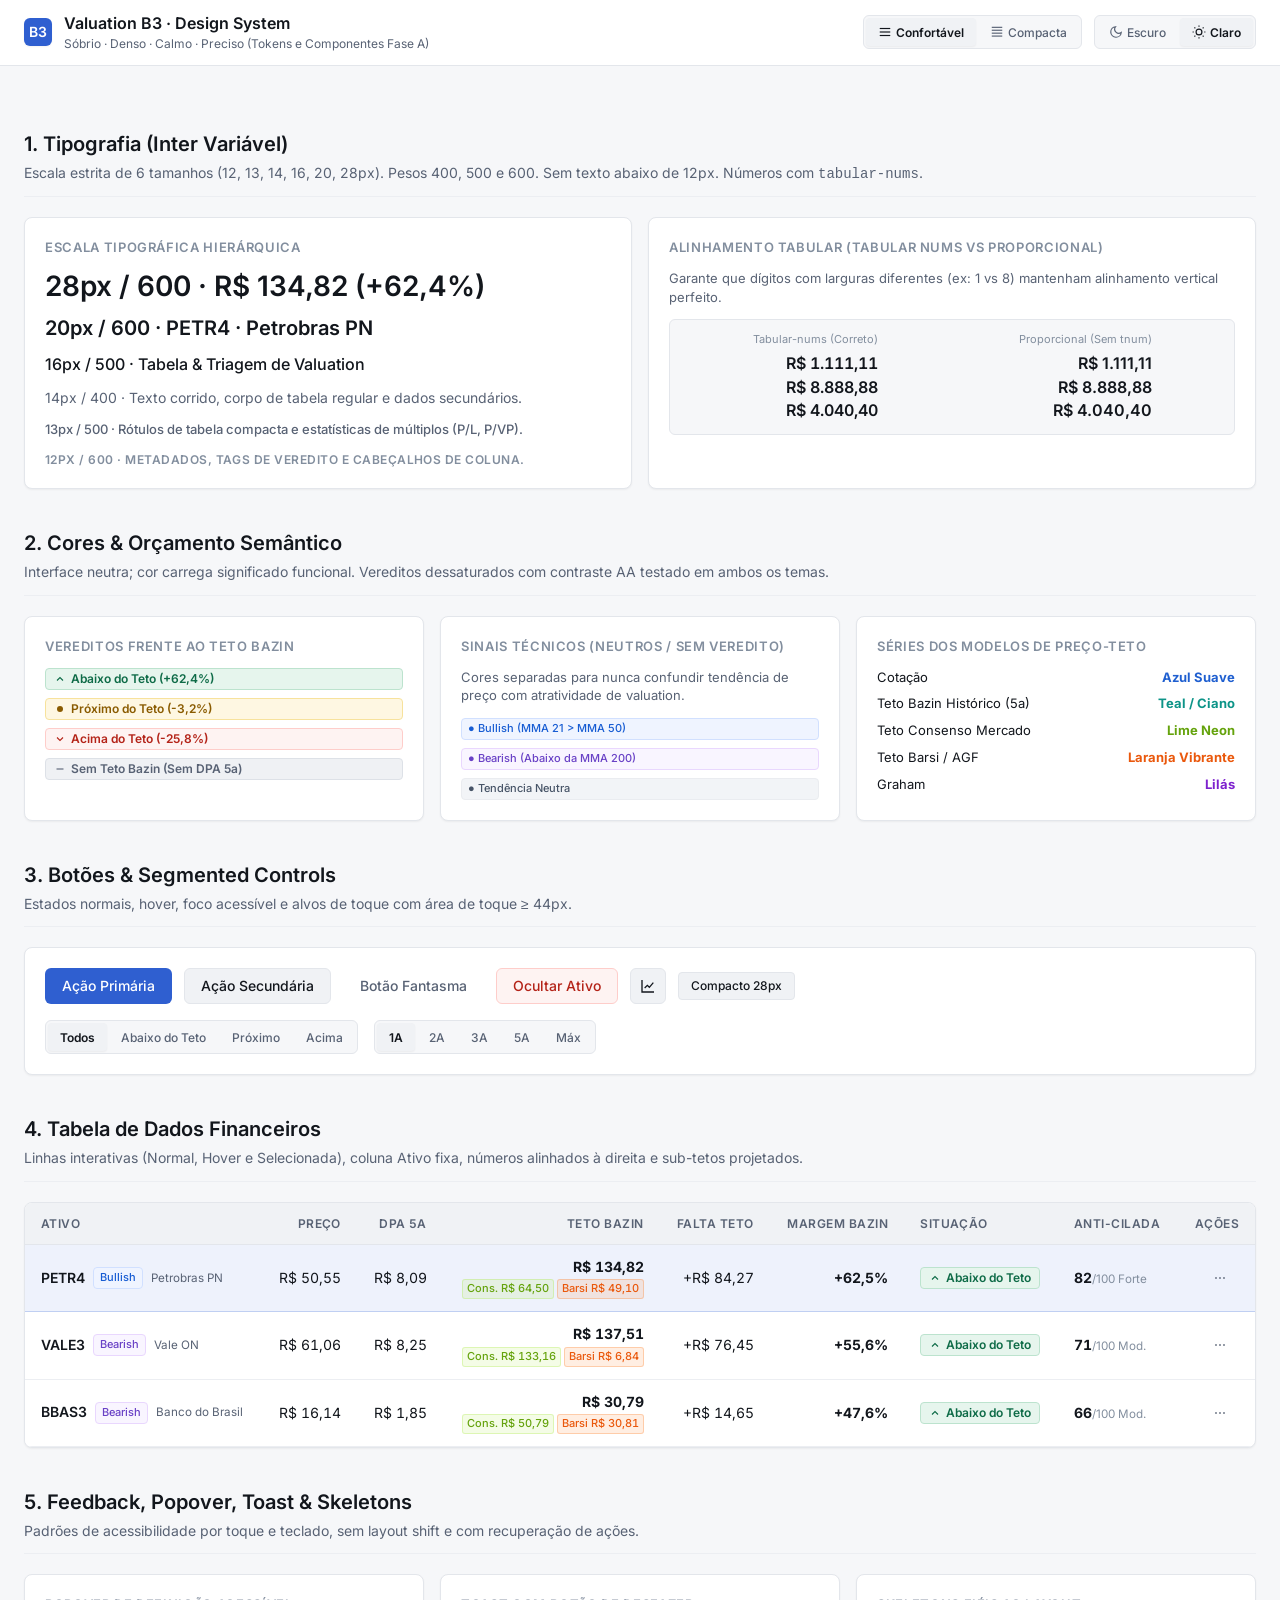
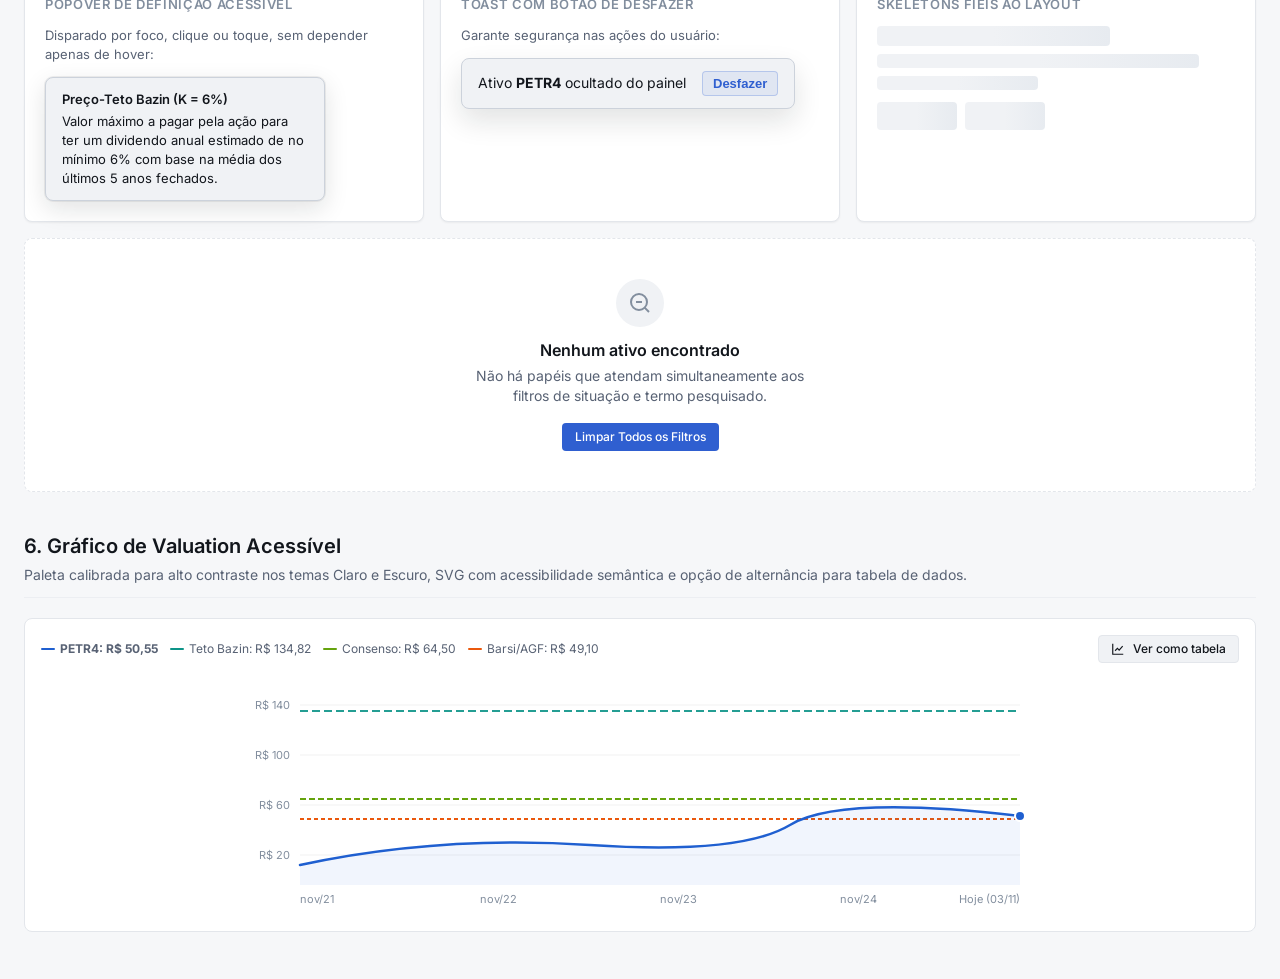
<file: docs/design-system.html>
<!DOCTYPE html>
<html lang="pt-BR" data-theme="dark">
<head>
  <meta charset="UTF-8">
  <meta name="viewport" content="width=device-width, initial-scale=1.0">
  <title>Design System · Painel de Valuation B3</title>
  <meta name="description" content="Design system sóbrio, denso e preciso para o painel de valuation de ações da B3. Inspirado no padrão Linear, Stripe e TradingView.">
  
  <!-- Preload da Fonte Principal Inter -->
  <link rel="preload" href="../assets/fonts/inter-latin.woff2" as="font" type="font/woff2" crossorigin>

  <!-- Tokens de Design -->
  <link rel="stylesheet" href="../assets/css/tokens.css">

  <!-- Script Zero-Flash de Tema -->
  <script>
    (function() {
      try {
        const urlParams = new URLSearchParams(window.location.search);
        const urlTheme = urlParams.get('theme');
        const urlDensity = urlParams.get('density');
        const savedTheme = localStorage.getItem('valuation_theme');
        const prefersDark = window.matchMedia('(prefers-color-scheme: dark)').matches;
        const theme = urlTheme || savedTheme || (prefersDark ? 'dark' : 'light');
        document.documentElement.setAttribute('data-theme', theme);
        if (urlDensity) document.documentElement.setAttribute('data-density', urlDensity);
      } catch (e) {}
    })();
  </script>

  <style>
    /* Estilos específicos da página de documentação do Design System */
    body {
      margin: 0;
      padding: 0;
      font-family: var(--font-sans);
      font-size: var(--text-sm);
      line-height: var(--leading-normal);
      color: var(--text-primary);
      background-color: var(--bg-app);
      -webkit-font-smoothing: antialiased;
      -moz-osx-font-smoothing: grayscale;
      transition: background-color var(--transition-normal), color var(--transition-normal);
    }

    /* Container de Layout */
    .ds-container {
      max-width: 1280px;
      margin: 0 auto;
      padding: var(--space-6) var(--space-6) var(--space-12);
    }

    /* Topbar do Showcase */
    .ds-topbar {
      position: sticky;
      top: 0;
      z-index: 50;
      background: var(--bg-surface);
      border-bottom: 1px solid var(--border-default);
      backdrop-filter: blur(12px);
      -webkit-backdrop-filter: blur(12px);
      padding: var(--space-3) var(--space-6);
      display: flex;
      align-items: center;
      justify-content: space-between;
      gap: var(--space-4);
      flex-wrap: wrap;
    }

    .ds-brand {
      display: flex;
      align-items: center;
      gap: var(--space-3);
    }

    .ds-logo-mark {
      width: 28px;
      height: 28px;
      border-radius: var(--radius-sm);
      background: var(--color-accent);
      color: var(--text-on-accent);
      display: flex;
      align-items: center;
      justify-content: center;
      font-weight: var(--weight-semibold);
      font-size: var(--text-sm);
      box-shadow: var(--shadow-sm);
    }

    .ds-brand-title {
      font-size: var(--text-base);
      font-weight: var(--weight-semibold);
      color: var(--text-primary);
      margin: 0;
    }

    .ds-brand-sub {
      font-size: var(--text-2xs);
      color: var(--text-secondary);
      margin: 0;
    }

    .ds-controls-bar {
      display: flex;
      align-items: center;
      gap: var(--space-3);
    }

    /* Componente: Segmented Control */
    .ds-segmented {
      display: inline-flex;
      background: var(--bg-app);
      border: 1px solid var(--border-default);
      border-radius: var(--radius-sm);
      padding: 2px;
      gap: 2px;
    }

    .ds-seg-btn {
      appearance: none;
      background: none;
      border: none;
      color: var(--text-secondary);
      font-family: var(--font-sans);
      font-size: var(--text-2xs);
      font-weight: var(--weight-medium);
      padding: var(--space-1) var(--space-3);
      border-radius: 4px;
      cursor: pointer;
      display: inline-flex;
      align-items: center;
      gap: var(--space-1);
      transition: all var(--transition-fast);
      min-height: 28px;
    }

    .ds-seg-btn:hover {
      color: var(--text-primary);
    }

    .ds-seg-btn.is-active {
      background: var(--bg-surface-elevated);
      color: var(--text-primary);
      box-shadow: var(--shadow-sm);
      font-weight: var(--weight-semibold);
    }

    /* Seções do Showcase */
    .ds-section {
      margin-top: var(--space-10);
      scroll-margin-top: 80px;
    }

    .ds-section-header {
      margin-bottom: var(--space-5);
      border-bottom: 1px solid var(--border-subtle);
      padding-bottom: var(--space-3);
    }

    .ds-section-title {
      font-size: var(--text-lg);
      font-weight: var(--weight-semibold);
      color: var(--text-primary);
      margin: 0 0 var(--space-1);
      display: flex;
      align-items: center;
      gap: var(--space-2);
    }

    .ds-section-desc {
      font-size: var(--text-sm);
      color: var(--text-secondary);
      margin: 0;
    }

    /* Grid de Amostras */
    .ds-grid-2 {
      display: grid;
      grid-template-columns: repeat(2, 1fr);
      gap: var(--space-4);
    }

    .ds-grid-3 {
      display: grid;
      grid-template-columns: repeat(3, 1fr);
      gap: var(--space-4);
    }

    .ds-grid-4 {
      display: grid;
      grid-template-columns: repeat(4, 1fr);
      gap: var(--space-4);
    }

    @media (max-width: 960px) {
      .ds-grid-2, .ds-grid-3, .ds-grid-4 {
        grid-template-columns: 1fr;
      }
    }

    /* Cartão Base */
    .ds-card {
      background: var(--bg-surface);
      border: 1px solid var(--border-default);
      border-radius: var(--radius-md);
      padding: var(--space-5);
      box-shadow: var(--shadow-sm);
      transition: border-color var(--transition-fast), background-color var(--transition-fast);
    }

    .ds-card-title {
      font-size: var(--text-xs);
      font-weight: var(--weight-semibold);
      text-transform: uppercase;
      letter-spacing: 0.05em;
      color: var(--text-muted);
      margin: 0 0 var(--space-3);
    }

    /* Botões */
    .ds-btn {
      appearance: none;
      display: inline-flex;
      align-items: center;
      justify-content: center;
      gap: var(--space-2);
      font-family: var(--font-sans);
      font-size: var(--text-sm);
      font-weight: var(--weight-medium);
      line-height: var(--leading-none);
      padding: 0 var(--space-4);
      height: 36px;
      border-radius: var(--radius-sm);
      border: 1px solid transparent;
      cursor: pointer;
      text-decoration: none;
      white-space: nowrap;
      transition: all var(--transition-fast);
      touch-action: manipulation;
    }

    .ds-btn:focus-visible {
      outline: 2px solid var(--border-focus);
      outline-offset: 2px;
    }

    .ds-btn-primary {
      background: var(--color-accent);
      color: var(--text-on-accent);
    }
    .ds-btn-primary:hover {
      background: var(--color-accent-hover);
    }

    .ds-btn-secondary {
      background: var(--bg-surface-elevated);
      border-color: var(--border-default);
      color: var(--text-primary);
    }
    .ds-btn-secondary:hover {
      background: var(--bg-surface-hover);
      border-color: var(--border-strong);
    }

    .ds-btn-ghost {
      background: transparent;
      color: var(--text-secondary);
    }
    .ds-btn-ghost:hover {
      background: var(--bg-surface-elevated);
      color: var(--text-primary);
    }

    .ds-btn-danger {
      background: var(--verdict-red-bg);
      border-color: var(--verdict-red-border);
      color: var(--verdict-red-text);
    }
    .ds-btn-danger:hover {
      background: rgba(229, 100, 90, 0.20);
    }

    .ds-btn-sm {
      height: 28px;
      padding: 0 var(--space-3);
      font-size: var(--text-2xs);
      border-radius: var(--radius-xs);
    }

    .ds-btn-icon {
      width: 36px;
      height: 36px;
      padding: 0;
      border-radius: var(--radius-sm);
    }

    .ds-btn-icon.ds-btn-sm {
      width: 28px;
      height: 28px;
    }

    /* Badges de Veredito (Texto + Ícone + Contorno Sutil, Sem Blocos Pesados) */
    .ds-verdict {
      display: inline-flex;
      align-items: center;
      gap: 5px;
      font-size: var(--text-2xs);
      font-weight: var(--weight-semibold);
      line-height: var(--leading-none);
      padding: 4px 8px;
      border-radius: var(--radius-xs);
      border: 1px solid transparent;
      white-space: nowrap;
    }

    .ds-verdict svg {
      width: 12px;
      height: 12px;
      flex-shrink: 0;
      stroke-width: 2.2;
    }

    .ds-verdict-green {
      color: var(--verdict-green-text);
      background: var(--verdict-green-bg);
      border-color: var(--verdict-green-border);
    }

    .ds-verdict-yellow {
      color: var(--verdict-yellow-text);
      background: var(--verdict-yellow-bg);
      border-color: var(--verdict-yellow-border);
    }

    .ds-verdict-red {
      color: var(--verdict-red-text);
      background: var(--verdict-red-bg);
      border-color: var(--verdict-red-border);
    }

    .ds-verdict-neutral {
      color: var(--verdict-neutral-text);
      background: var(--verdict-neutral-bg);
      border-color: var(--verdict-neutral-border);
    }

    /* Sinal Técnico Neutro */
    .ds-signal {
      display: inline-flex;
      align-items: center;
      gap: 4px;
      font-size: 11px;
      font-weight: var(--weight-medium);
      padding: 2px 6px;
      border-radius: var(--radius-xs);
      border: 1px solid transparent;
    }

    .ds-signal-bullish {
      color: var(--signal-bullish-text);
      background: var(--signal-bullish-bg);
      border-color: var(--signal-bullish-border);
    }

    .ds-signal-bearish {
      color: var(--signal-bearish-text);
      background: var(--signal-bearish-bg);
      border-color: var(--signal-bearish-border);
    }

    .ds-signal-neutral {
      color: var(--signal-neutral-text);
      background: var(--signal-neutral-bg);
      border-color: var(--signal-neutral-border);
    }

    /* Tabela de Dados Financeiros */
    .ds-table-wrap {
      overflow-x: auto;
      border: 1px solid var(--border-default);
      border-radius: var(--radius-md);
      background: var(--bg-surface);
      box-shadow: var(--shadow-sm);
    }

    .ds-table {
      width: 100%;
      border-collapse: separate;
      border-spacing: 0;
      font-size: var(--text-sm);
      text-align: left;
    }

    .ds-table th {
      background: var(--bg-surface-elevated);
      color: var(--text-secondary);
      font-size: var(--text-2xs);
      font-weight: var(--weight-semibold);
      text-transform: uppercase;
      letter-spacing: 0.04em;
      padding: var(--space-3) var(--space-4);
      border-bottom: 1px solid var(--border-default);
      position: sticky;
      top: 0;
      z-index: 10;
      white-space: nowrap;
    }

    .ds-table th.num,
    .ds-table td.num {
      text-align: right;
      font-variant-numeric: tabular-nums;
      font-feature-settings: "tnum" 1;
    }

    .ds-table td {
      padding: var(--space-3) var(--space-4);
      border-bottom: 1px solid var(--border-subtle);
      color: var(--text-primary);
      transition: background-color var(--transition-fast);
      white-space: nowrap;
    }

    /* Coluna Fixa do Ativo */
    .ds-table th.col-sticky,
    .ds-table td.col-sticky {
      position: sticky;
      left: 0;
      z-index: 2;
      background: var(--bg-surface);
    }

    .ds-table th.col-sticky {
      z-index: 12;
      background: var(--bg-surface-elevated);
    }

    .ds-table tr:hover td {
      background-color: var(--bg-surface-hover);
    }

    .ds-table tr.is-selected td {
      background-color: var(--color-accent-subtle);
      border-bottom-color: var(--color-accent-border);
    }

    .ds-table tr.is-selected td.col-sticky {
      background-color: var(--color-accent-subtle);
    }

    /* Densidade Compacta */
    [data-density="compact"] .ds-table td {
      padding: var(--space-2) var(--space-3);
      font-size: var(--text-xs);
    }

    [data-density="compact"] .ds-table th {
      padding: var(--space-2) var(--space-3);
      font-size: 11px;
    }

    /* Sub-Tetos Compactos */
    .ds-teto-stack {
      display: inline-flex;
      flex-direction: column;
      align-items: flex-end;
      gap: 2px;
    }

    .ds-sub-pills {
      display: inline-flex;
      gap: 3px;
      font-size: 11px;
      font-weight: var(--weight-medium);
    }

    .ds-sub-pill-cons {
      color: var(--series-consenso);
      background: rgba(163, 230, 53, 0.12);
      border: 1px solid rgba(163, 230, 53, 0.28);
      padding: 1px 4px;
      border-radius: 3px;
    }

    .ds-sub-pill-barsi {
      color: var(--series-barsi);
      background: rgba(249, 115, 22, 0.12);
      border: 1px solid rgba(249, 115, 22, 0.28);
      padding: 1px 4px;
      border-radius: 3px;
    }

    /* Popover / Tooltip Interativo */
    .ds-popover-trigger {
      display: inline-flex;
      align-items: center;
      gap: 3px;
      color: var(--text-secondary);
      border-bottom: 1px dotted var(--text-muted);
      cursor: help;
      text-decoration: none;
    }

    .ds-popover-trigger:hover,
    .ds-popover-trigger:focus-visible {
      color: var(--text-primary);
      border-bottom-color: var(--color-accent);
    }

    .ds-popover {
      background: var(--bg-surface-elevated);
      border: 1px solid var(--border-strong);
      border-radius: var(--radius-md);
      padding: var(--space-3) var(--space-4);
      box-shadow: var(--shadow-popover);
      max-width: 280px;
      font-size: var(--text-xs);
      line-height: var(--leading-normal);
      color: var(--text-primary);
    }

    .ds-popover-title {
      font-weight: var(--weight-semibold);
      color: var(--text-primary);
      margin: 0 0 4px;
    }

    /* Toast Notification com Desfazer */
    .ds-toast {
      display: inline-flex;
      align-items: center;
      justify-content: space-between;
      gap: var(--space-4);
      background: var(--bg-surface-elevated);
      border: 1px solid var(--border-strong);
      border-radius: var(--radius-md);
      padding: var(--space-3) var(--space-4);
      box-shadow: var(--shadow-lg);
      font-size: var(--text-sm);
      color: var(--text-primary);
      min-width: 320px;
    }

    .ds-toast-action {
      background: var(--color-accent-subtle);
      border: 1px solid var(--color-accent-border);
      color: var(--color-accent);
      font-size: var(--text-xs);
      font-weight: var(--weight-semibold);
      padding: 4px 10px;
      border-radius: var(--radius-xs);
      cursor: pointer;
      transition: background-color var(--transition-fast);
    }

    .ds-toast-action:hover {
      background: rgba(91, 141, 239, 0.22);
    }

    /* Skeleton Loading */
    .ds-skeleton {
      background: linear-gradient(90deg, var(--bg-surface-elevated) 25%, var(--bg-surface-hover) 50%, var(--bg-surface-elevated) 75%);
      background-size: 200% 100%;
      animation: ds-skeleton-pulse 1.6s infinite ease-in-out;
      border-radius: var(--radius-xs);
    }

    @keyframes ds-skeleton-pulse {
      0% { background-position: 200% 0; }
      100% { background-position: -200% 0; }
    }

    /* Estado Vazio */
    .ds-empty-state {
      padding: var(--space-10) var(--space-6);
      text-align: center;
      display: flex;
      flex-direction: column;
      align-items: center;
      justify-content: center;
      background: var(--bg-surface);
      border: 1px dashed var(--border-default);
      border-radius: var(--radius-md);
    }

    .ds-empty-icon {
      width: 48px;
      height: 48px;
      border-radius: 50%;
      background: var(--bg-surface-elevated);
      color: var(--text-muted);
      display: flex;
      align-items: center;
      justify-content: center;
      margin-bottom: var(--space-3);
    }

    .ds-empty-title {
      font-size: var(--text-base);
      font-weight: var(--weight-semibold);
      color: var(--text-primary);
      margin: 0 0 var(--space-1);
    }

    .ds-empty-desc {
      font-size: var(--text-sm);
      color: var(--text-secondary);
      max-width: 360px;
      margin: 0 0 var(--space-4);
    }

    /* Amostra de Gráfico SVG */
    .ds-chart-wrap {
      background: var(--bg-surface);
      border: 1px solid var(--border-default);
      border-radius: var(--radius-md);
      padding: var(--space-4);
      position: relative;
    }

    .ds-chart-header {
      display: flex;
      align-items: center;
      justify-content: space-between;
      margin-bottom: var(--space-3);
      flex-wrap: wrap;
      gap: var(--space-2);
    }

    .ds-chart-legend {
      display: flex;
      align-items: center;
      gap: var(--space-3);
      font-size: var(--text-2xs);
      color: var(--text-secondary);
      flex-wrap: wrap;
    }

    .ds-legend-item {
      display: inline-flex;
      align-items: center;
      gap: 5px;
    }

    .ds-legend-line {
      width: 14px;
      height: 2px;
      border-radius: 1px;
    }

    .ds-chart-svg {
      width: 100%;
      height: 240px;
      overflow: visible;
      display: block;
    }

    .ds-chart-axis-text {
      font-family: var(--font-sans);
      font-size: 11px;
      fill: var(--series-axis);
    }

    .ds-chart-grid-line {
      stroke: var(--series-grid);
      stroke-width: 1;
    }

    /* Visualização Acessível Alternativa de Gráfico */
    .ds-chart-table-alt {
      display: none;
      width: 100%;
      margin-top: var(--space-3);
    }

    .ds-chart-table-alt.is-active {
      display: table;
    }
  </style>
</head>
<body>

  <!-- Topbar Fixa com Controles de Tema e Densidade -->
  <header class="ds-topbar">
    <div class="ds-brand">
      <div class="ds-logo-mark" aria-hidden="true">B3</div>
      <div>
        <h1 class="ds-brand-title">Valuation B3 · Design System</h1>
        <p class="ds-brand-sub">Sóbrio · Denso · Calmo · Preciso (Tokens e Componentes Fase A)</p>
      </div>
    </div>

    <div class="ds-controls-bar">
      <!-- Alternância de Densidade -->
      <div class="ds-segmented" role="group" aria-label="Densidade de Dados">
        <button type="button" class="ds-seg-btn is-active" id="btn-density-comfortable" data-set-density="comfortable">
          <svg width="14" height="14" viewBox="0 0 24 24" fill="none" stroke="currentColor" stroke-width="2"><line x1="3" y1="6" x2="21" y2="6"/><line x1="3" y1="12" x2="21" y2="12"/><line x1="3" y1="18" x2="21" y2="18"/></svg>
          <span>Confortável</span>
        </button>
        <button type="button" class="ds-seg-btn" id="btn-density-compact" data-set-density="compact">
          <svg width="14" height="14" viewBox="0 0 24 24" fill="none" stroke="currentColor" stroke-width="2"><line x1="3" y1="4" x2="21" y2="4"/><line x1="3" y1="9" x2="21" y2="9"/><line x1="3" y1="14" x2="21" y2="14"/><line x1="3" y1="19" x2="21" y2="19"/></svg>
          <span>Compacta</span>
        </button>
      </div>

      <!-- Alternância de Tema -->
      <div class="ds-segmented" role="group" aria-label="Tema Visual">
        <button type="button" class="ds-seg-btn is-active" id="btn-theme-dark" data-set-theme="dark">
          <svg width="14" height="14" viewBox="0 0 24 24" fill="none" stroke="currentColor" stroke-width="2"><path d="M21 12.79A9 9 0 1 1 11.21 3 7 7 0 0 0 21 12.79z"/></svg>
          <span>Escuro</span>
        </button>
        <button type="button" class="ds-seg-btn" id="btn-theme-light" data-set-theme="light">
          <svg width="14" height="14" viewBox="0 0 24 24" fill="none" stroke="currentColor" stroke-width="2"><circle cx="12" cy="12" r="5"/><line x1="12" y1="1" x2="12" y2="3"/><line x1="12" y1="21" x2="12" y2="23"/><line x1="4.22" y1="4.22" x2="5.64" y2="5.64"/><line x1="18.36" y1="18.36" x2="19.78" y2="19.78"/><line x1="1" y1="12" x2="3" y2="12"/><line x1="21" y1="12" x2="23" y2="12"/><line x1="4.22" y1="19.78" x2="5.64" y2="18.36"/><line x1="18.36" y1="5.64" x2="19.78" y2="4.22"/></svg>
          <span>Claro</span>
        </button>
      </div>
    </div>
  </header>

  <main class="ds-container">

    <!-- 1. Tipografia e Escala -->
    <section class="ds-section" id="tipografia">
      <div class="ds-section-header">
        <h2 class="ds-section-title">1. Tipografia (Inter Variável)</h2>
        <p class="ds-section-desc">Escala estrita de 6 tamanhos (12, 13, 14, 16, 20, 28px). Pesos 400, 500 e 600. Sem texto abaixo de 12px. Números com <code>tabular-nums</code>.</p>
      </div>

      <div class="ds-grid-2">
        <div class="ds-card">
          <div class="ds-card-title">Escala Tipográfica Hierárquica</div>
          <div style="display:flex; flex-direction:column; gap:var(--space-3);">
            <div style="font-size:var(--text-xl); font-weight:var(--weight-semibold); line-height:var(--leading-tight);">28px / 600 · R$ 134,82 (+62,4%)</div>
            <div style="font-size:var(--text-lg); font-weight:var(--weight-semibold); line-height:var(--leading-tight);">20px / 600 · PETR4 · Petrobras PN</div>
            <div style="font-size:var(--text-base); font-weight:var(--weight-medium); line-height:var(--leading-normal);">16px / 500 · Tabela &amp; Triagem de Valuation</div>
            <div style="font-size:var(--text-sm); font-weight:var(--weight-regular); line-height:var(--leading-normal); color:var(--text-secondary);">14px / 400 · Texto corrido, corpo de tabela regular e dados secundários.</div>
            <div style="font-size:var(--text-xs); font-weight:var(--weight-medium); line-height:var(--leading-normal); color:var(--text-secondary);">13px / 500 · Rótulos de tabela compacta e estatísticas de múltiplos (P/L, P/VP).</div>
            <div style="font-size:var(--text-2xs); font-weight:var(--weight-semibold); text-transform:uppercase; letter-spacing:0.04em; color:var(--text-muted);">12px / 600 · Metadados, tags de veredito e cabeçalhos de coluna.</div>
          </div>
        </div>

        <div class="ds-card">
          <div class="ds-card-title">Alinhamento Tabular (Tabular Nums vs Proporcional)</div>
          <p style="font-size:var(--text-xs); color:var(--text-secondary); margin-top:0;">Garante que dígitos com larguras diferentes (ex: 1 vs 8) mantenham alinhamento vertical perfeito.</p>
          <div style="display:flex; justify-content:space-around; background:var(--bg-app); border:1px solid var(--border-default); border-radius:var(--radius-sm); padding:var(--space-3);">
            <div>
              <div style="font-size:11px; color:var(--text-muted); margin-bottom:4px;">Tabular-nums (Correto)</div>
              <div class="tnum text-right" style="font-size:var(--text-base); font-weight:var(--weight-semibold); font-family:var(--font-sans);">
                <div>R$ 1.111,11</div>
                <div>R$ 8.888,88</div>
                <div>R$ 4.040,40</div>
              </div>
            </div>
            <div>
              <div style="font-size:11px; color:var(--text-muted); margin-bottom:4px;">Proporcional (Sem tnum)</div>
              <div class="text-right" style="font-size:var(--text-base); font-weight:var(--weight-semibold); font-variant-numeric:proportional-nums;">
                <div>R$ 1.111,11</div>
                <div>R$ 8.888,88</div>
                <div>R$ 4.040,40</div>
              </div>
            </div>
          </div>
        </div>
      </div>
    </section>

    <!-- 2. Paleta de Cores e Orçamento Semântico -->
    <section class="ds-section" id="cores">
      <div class="ds-section-header">
        <h2 class="ds-section-title">2. Cores &amp; Orçamento Semântico</h2>
        <p class="ds-section-desc">Interface neutra; cor carrega significado funcional. Vereditos dessaturados com contraste AA testado em ambos os temas.</p>
      </div>

      <div class="ds-grid-3">
        <!-- Vereditos -->
        <div class="ds-card">
          <div class="ds-card-title">Vereditos Frente ao Teto Bazin</div>
          <div style="display:flex; flex-direction:column; gap:var(--space-2);">
            <div class="ds-verdict ds-verdict-green">
              <svg viewBox="0 0 24 24" fill="none" stroke="currentColor"><polyline points="18 15 12 9 6 15"/></svg>
              <span>Abaixo do Teto (+62,4%)</span>
            </div>
            <div class="ds-verdict ds-verdict-yellow">
              <svg viewBox="0 0 24 24" fill="currentColor"><circle cx="12" cy="12" r="6"/></svg>
              <span>Próximo do Teto (-3,2%)</span>
            </div>
            <div class="ds-verdict ds-verdict-red">
              <svg viewBox="0 0 24 24" fill="none" stroke="currentColor"><polyline points="6 9 12 15 18 9"/></svg>
              <span>Acima do Teto (-25,8%)</span>
            </div>
            <div class="ds-verdict ds-verdict-neutral">
              <svg width="12" height="12" viewBox="0 0 24 24" fill="none" stroke="currentColor"><line x1="5" y1="12" x2="19" y2="12"/></svg>
              <span>Sem Teto Bazin (Sem DPA 5a)</span>
            </div>
          </div>
        </div>

        <!-- Sinais Técnicos Neutros -->
        <div class="ds-card">
          <div class="ds-card-title">Sinais Técnicos (Neutros / Sem Veredito)</div>
          <p style="font-size:var(--text-xs); color:var(--text-secondary); margin-top:0;">Cores separadas para nunca confundir tendência de preço com atratividade de valuation.</p>
          <div style="display:flex; flex-direction:column; gap:var(--space-2);">
            <span class="ds-signal ds-signal-bullish">● Bullish (MMA 21 &gt; MMA 50)</span>
            <span class="ds-signal ds-signal-bearish">● Bearish (Abaixo da MMA 200)</span>
            <span class="ds-signal ds-signal-neutral">● Tendência Neutra</span>
          </div>
        </div>

        <!-- Séries de Gráfico -->
        <div class="ds-card">
          <div class="ds-card-title">Séries dos Modelos de Preço-Teto</div>
          <div style="display:flex; flex-direction:column; gap:8px; font-size:var(--text-xs);">
            <div style="display:flex; align-items:center; justify-content:space-between;">
              <span>Cotação</span>
              <strong style="color:var(--series-price);">Azul Suave</strong>
            </div>
            <div style="display:flex; align-items:center; justify-content:space-between;">
              <span>Teto Bazin Histórico (5a)</span>
              <strong style="color:var(--series-bazin);">Teal / Ciano</strong>
            </div>
            <div style="display:flex; align-items:center; justify-content:space-between;">
              <span>Teto Consenso Mercado</span>
              <strong style="color:var(--series-consenso);">Lime Neon</strong>
            </div>
            <div style="display:flex; align-items:center; justify-content:space-between;">
              <span>Teto Barsi / AGF</span>
              <strong style="color:var(--series-barsi);">Laranja Vibrante</strong>
            </div>
            <div style="display:flex; align-items:center; justify-content:space-between;">
              <span>Graham</span>
              <strong style="color:var(--series-graham);">Lilás</strong>
            </div>
          </div>
        </div>
      </div>
    </section>

    <!-- 3. Botões e Ações -->
    <section class="ds-section" id="botoes">
      <div class="ds-section-header">
        <h2 class="ds-section-title">3. Botões &amp; Segmented Controls</h2>
        <p class="ds-section-desc">Estados normais, hover, foco acessível e alvos de toque com área de toque &ge; 44px.</p>
      </div>

      <div class="ds-card">
        <div style="display:flex; flex-wrap:wrap; align-items:center; gap:var(--space-3); margin-bottom:var(--space-4);">
          <button type="button" class="ds-btn ds-btn-primary">Ação Primária</button>
          <button type="button" class="ds-btn ds-btn-secondary">Ação Secundária</button>
          <button type="button" class="ds-btn ds-btn-ghost">Botão Fantasma</button>
          <button type="button" class="ds-btn ds-btn-danger">Ocultar Ativo</button>
          <button type="button" class="ds-btn ds-btn-secondary ds-btn-icon" aria-label="Abrir Gráfico">
            <svg width="16" height="16" viewBox="0 0 24 24" fill="none" stroke="currentColor" stroke-width="2"><path d="M3 3v18h18"/><path d="m7 15 4-4 3 3 6-7"/></svg>
          </button>
          <button type="button" class="ds-btn ds-btn-secondary ds-btn-sm">Compacto 28px</button>
        </div>

        <div style="display:flex; flex-wrap:wrap; align-items:center; gap:var(--space-4);">
          <div class="ds-segmented">
            <button type="button" class="ds-seg-btn is-active">Todos</button>
            <button type="button" class="ds-seg-btn">Abaixo do Teto</button>
            <button type="button" class="ds-seg-btn">Próximo</button>
            <button type="button" class="ds-seg-btn">Acima</button>
          </div>

          <div class="ds-segmented">
            <button type="button" class="ds-seg-btn is-active">1A</button>
            <button type="button" class="ds-seg-btn">2A</button>
            <button type="button" class="ds-seg-btn">3A</button>
            <button type="button" class="ds-seg-btn">5A</button>
            <button type="button" class="ds-seg-btn">Máx</button>
          </div>
        </div>
      </div>
    </section>

    <!-- 4. Tabela de Dados Financeiros (Master Table) -->
    <section class="ds-section" id="tabela">
      <div class="ds-section-header">
        <h2 class="ds-section-title">4. Tabela de Dados Financeiros</h2>
        <p class="ds-section-desc">Linhas interativas (Normal, Hover e Selecionada), coluna Ativo fixa, números alinhados à direita e sub-tetos projetados.</p>
      </div>

      <div class="ds-table-wrap">
        <table class="ds-table">
          <thead>
            <tr>
              <th class="col-sticky">Ativo</th>
              <th class="num">Preço</th>
              <th class="num">DPA 5a</th>
              <th class="num">Teto Bazin</th>
              <th class="num">Falta Teto</th>
              <th class="num">Margem Bazin</th>
              <th>Situação</th>
              <th>Anti-Cilada</th>
              <th class="text-right">Ações</th>
            </tr>
          </thead>
          <tbody>
            <!-- Linha 1: Selecionada (Foco) -->
            <tr class="is-selected" tabindex="0">
              <td class="col-sticky">
                <div style="display:flex; align-items:center; gap:var(--space-2);">
                  <strong style="font-weight:var(--weight-semibold);">PETR4</strong>
                  <span class="ds-signal ds-signal-bullish">Bullish</span>
                  <small style="color:var(--text-secondary);">Petrobras PN</small>
                </div>
              </td>
              <td class="num">R$ 50,55</td>
              <td class="num">R$ 8,09</td>
              <td class="num">
                <div class="ds-teto-stack">
                  <strong>R$ 134,82</strong>
                  <div class="ds-sub-pills">
                    <span class="ds-sub-pill-cons" title="Consenso">Cons. R$ 64,50</span>
                    <span class="ds-sub-pill-barsi" title="Barsi/AGF">Barsi R$ 49,10</span>
                  </div>
                </div>
              </td>
              <td class="num text-verdict-green">+R$ 84,27</td>
              <td class="num text-verdict-green"><strong>+62,5%</strong></td>
              <td>
                <span class="ds-verdict ds-verdict-green">
                  <svg viewBox="0 0 24 24" fill="none" stroke="currentColor"><polyline points="18 15 12 9 6 15"/></svg>
                  <span>Abaixo do Teto</span>
                </span>
              </td>
              <td><strong class="tnum">82</strong><small style="color:var(--text-muted);">/100 Forte</small></td>
              <td class="text-right">
                <button type="button" class="ds-btn ds-btn-ghost ds-btn-sm" aria-label="Mais opções de PETR4">⋯</button>
              </td>
            </tr>

            <!-- Linha 2: Normal / Hover -->
            <tr tabindex="0">
              <td class="col-sticky">
                <div style="display:flex; align-items:center; gap:var(--space-2);">
                  <strong style="font-weight:var(--weight-semibold);">VALE3</strong>
                  <span class="ds-signal ds-signal-bearish">Bearish</span>
                  <small style="color:var(--text-secondary);">Vale ON</small>
                </div>
              </td>
              <td class="num">R$ 61,06</td>
              <td class="num">R$ 8,25</td>
              <td class="num">
                <div class="ds-teto-stack">
                  <strong>R$ 137,51</strong>
                  <div class="ds-sub-pills">
                    <span class="ds-sub-pill-cons">Cons. R$ 133,16</span>
                    <span class="ds-sub-pill-barsi">Barsi R$ 6,84</span>
                  </div>
                </div>
              </td>
              <td class="num text-verdict-green">+R$ 76,45</td>
              <td class="num text-verdict-green"><strong>+55,6%</strong></td>
              <td>
                <span class="ds-verdict ds-verdict-green">
                  <svg viewBox="0 0 24 24" fill="none" stroke="currentColor"><polyline points="18 15 12 9 6 15"/></svg>
                  <span>Abaixo do Teto</span>
                </span>
              </td>
              <td><strong class="tnum">71</strong><small style="color:var(--text-muted);">/100 Mod.</small></td>
              <td class="text-right">
                <button type="button" class="ds-btn ds-btn-ghost ds-btn-sm" aria-label="Mais opções de VALE3">⋯</button>
              </td>
            </tr>

            <!-- Linha 3: BBAS3 -->
            <tr tabindex="0">
              <td class="col-sticky">
                <div style="display:flex; align-items:center; gap:var(--space-2);">
                  <strong style="font-weight:var(--weight-semibold);">BBAS3</strong>
                  <span class="ds-signal ds-signal-bearish">Bearish</span>
                  <small style="color:var(--text-secondary);">Banco do Brasil</small>
                </div>
              </td>
              <td class="num">R$ 16,14</td>
              <td class="num">R$ 1,85</td>
              <td class="num">
                <div class="ds-teto-stack">
                  <strong>R$ 30,79</strong>
                  <div class="ds-sub-pills">
                    <span class="ds-sub-pill-cons">Cons. R$ 50,79</span>
                    <span class="ds-sub-pill-barsi">Barsi R$ 30,81</span>
                  </div>
                </div>
              </td>
              <td class="num text-verdict-green">+R$ 14,65</td>
              <td class="num text-verdict-green"><strong>+47,6%</strong></td>
              <td>
                <span class="ds-verdict ds-verdict-green">
                  <svg viewBox="0 0 24 24" fill="none" stroke="currentColor"><polyline points="18 15 12 9 6 15"/></svg>
                  <span>Abaixo do Teto</span>
                </span>
              </td>
              <td><strong class="tnum">66</strong><small style="color:var(--text-muted);">/100 Mod.</small></td>
              <td class="text-right">
                <button type="button" class="ds-btn ds-btn-ghost ds-btn-sm" aria-label="Mais opções de BBAS3">⋯</button>
              </td>
            </tr>
          </tbody>
        </table>
      </div>
    </section>

    <!-- 5. Popovers, Toasts, Skeletons e Estados Vazios -->
    <section class="ds-section" id="feedback">
      <div class="ds-section-header">
        <h2 class="ds-section-title">5. Feedback, Popover, Toast &amp; Skeletons</h2>
        <p class="ds-section-desc">Padrões de acessibilidade por toque e teclado, sem layout shift e com recuperação de ações.</p>
      </div>

      <div class="ds-grid-3">
        <!-- Popover Explicativo -->
        <div class="ds-card">
          <div class="ds-card-title">Popover de Definição Acessível</div>
          <p style="font-size:var(--text-xs); color:var(--text-secondary); margin-top:0;">Disparado por foco, clique ou toque, sem depender apenas de hover:</p>
          <div class="ds-popover">
            <div class="ds-popover-title">Preço-Teto Bazin (K = 6%)</div>
            <div>Valor máximo a pagar pela ação para ter um dividendo anual estimado de no mínimo 6% com base na média dos últimos 5 anos fechados.</div>
          </div>
        </div>

        <!-- Toast Notification com Desfazer -->
        <div class="ds-card">
          <div class="ds-card-title">Toast com Botão de Desfazer</div>
          <p style="font-size:var(--text-xs); color:var(--text-secondary); margin-top:0;">Garante segurança nas ações do usuário:</p>
          <div class="ds-toast">
            <span>Ativo <strong>PETR4</strong> ocultado do painel</span>
            <button type="button" class="ds-toast-action" onclick="alert('Ação desfeita com sucesso!')">Desfazer</button>
          </div>
        </div>

        <!-- Skeletons -->
        <div class="ds-card">
          <div class="ds-card-title">Skeletons Fiéis ao Layout</div>
          <div style="display:flex; flex-direction:column; gap:8px;">
            <div class="ds-skeleton" style="height:20px; width:65%;"></div>
            <div class="ds-skeleton" style="height:14px; width:90%;"></div>
            <div class="ds-skeleton" style="height:14px; width:45%;"></div>
            <div style="display:flex; gap:8px; margin-top:4px;">
              <div class="ds-skeleton" style="height:28px; width:80px;"></div>
              <div class="ds-skeleton" style="height:28px; width:80px;"></div>
            </div>
          </div>
        </div>
      </div>

      <!-- Estado Vazio -->
      <div style="margin-top:var(--space-4);">
        <div class="ds-empty-state">
          <div class="ds-empty-icon">
            <svg width="24" height="24" viewBox="0 0 24 24" fill="none" stroke="currentColor" stroke-width="2"><circle cx="11" cy="11" r="8"/><line x1="21" y1="21" x2="16.65" y2="16.65"/><line x1="8" y1="11" x2="14" y2="11"/></svg>
          </div>
          <h3 class="ds-empty-title">Nenhum ativo encontrado</h3>
          <p class="ds-empty-desc">Não há papéis que atendam simultaneamente aos filtros de situação e termo pesquisado.</p>
          <button type="button" class="ds-btn ds-btn-primary ds-btn-sm">Limpar Todos os Filtros</button>
        </div>
      </div>
    </section>

    <!-- 6. Gráfico Financeiro Acessível -->
    <section class="ds-section" id="grafico">
      <div class="ds-section-header">
        <h2 class="ds-section-title">6. Gráfico de Valuation Acessível</h2>
        <p class="ds-section-desc">Paleta calibrada para alto contraste nos temas Claro e Escuro, SVG com acessibilidade semântica e opção de alternância para tabela de dados.</p>
      </div>

      <div class="ds-chart-wrap">
        <div class="ds-chart-header">
          <div class="ds-chart-legend">
            <span class="ds-legend-item"><span class="ds-legend-line" style="background:var(--series-price);"></span><b>PETR4: R$ 50,55</b></span>
            <span class="ds-legend-item"><span class="ds-legend-line" style="background:var(--series-bazin); border-top:2px dashed var(--series-bazin); height:0;"></span><span>Teto Bazin: R$ 134,82</span></span>
            <span class="ds-legend-item"><span class="ds-legend-line" style="background:var(--series-consenso); border-top:2px dashed var(--series-consenso); height:0;"></span><span>Consenso: R$ 64,50</span></span>
            <span class="ds-legend-item"><span class="ds-legend-line" style="background:var(--series-barsi); border-top:2px dashed var(--series-barsi); height:0;"></span><span>Barsi/AGF: R$ 49,10</span></span>
          </div>

          <button type="button" class="ds-btn ds-btn-secondary ds-btn-sm" id="btn-toggle-chart-table">
            <svg width="14" height="14" viewBox="0 0 24 24" fill="none" stroke="currentColor" stroke-width="2"><path d="M3 3v18h18"/><path d="m7 15 4-4 3 3 6-7"/></svg>
            <span id="chart-view-label">Ver como tabela</span>
          </button>
        </div>

        <!-- Gráfico SVG Semântico -->
        <svg class="ds-chart-svg" id="svg-chart-demo" viewBox="0 0 800 240" role="img" aria-label="Evolução de Cotação e Tetos de Valuation de PETR4 ao longo de 5 anos">
          <title>Gráfico de Cotação vs. Preço-Teto de PETR4</title>
          <desc>Exibe a cotação de PETR4 abaixo dos tetos projetados de Consenso e Barsi, com destaque para a margem de segurança.</desc>

          <!-- Linhas de Grade Sutis -->
          <line x1="60" y1="30" x2="780" y2="30" class="ds-chart-grid-line" />
          <text x="50" y="34" text-anchor="end" class="ds-chart-axis-text">R$ 140</text>

          <line x1="60" y1="80" x2="780" y2="80" class="ds-chart-grid-line" />
          <text x="50" y="84" text-anchor="end" class="ds-chart-axis-text">R$ 100</text>

          <line x1="60" y1="130" x2="780" y2="130" class="ds-chart-grid-line" />
          <text x="50" y="134" text-anchor="end" class="ds-chart-axis-text">R$ 60</text>

          <line x1="60" y1="180" x2="780" y2="180" class="ds-chart-grid-line" />
          <text x="50" y="184" text-anchor="end" class="ds-chart-axis-text">R$ 20</text>

          <!-- Linhas de Teto Tracejadas -->
          <!-- Teto Bazin Histórico (R$ 134,82) -->
          <line x1="60" y1="36" x2="780" y2="36" stroke="var(--series-bazin)" stroke-width="2" stroke-dasharray="8 4" opacity="0.9" />

          <!-- Teto Consenso (R$ 64,50) -->
          <line x1="60" y1="124" x2="780" y2="124" stroke="var(--series-consenso)" stroke-width="2.2" stroke-dasharray="6 3" />

          <!-- Teto Barsi / AGF (R$ 49,10) -->
          <line x1="60" y1="144" x2="780" y2="144" stroke="var(--series-barsi)" stroke-width="2.2" stroke-dasharray="4 3" />

          <!-- Curva de Preço e Área de Preenchimento -->
          <path d="M 60,190 Q 200,160 350,170 T 550,150 T 780,141 L 780,210 L 60,210 Z" fill="var(--series-area-fill)" />
          <path d="M 60,190 Q 200,160 350,170 T 550,150 T 780,141" fill="none" stroke="var(--series-price)" stroke-width="2.5" stroke-linecap="round" />

          <!-- Ponto de Foco Atual -->
          <circle cx="780" cy="141" r="5" fill="var(--series-price)" stroke="var(--bg-surface)" stroke-width="2" />

          <!-- Eixo X Datas -->
          <text x="60" y="228" class="ds-chart-axis-text">nov/21</text>
          <text x="240" y="228" class="ds-chart-axis-text">nov/22</text>
          <text x="420" y="228" class="ds-chart-axis-text">nov/23</text>
          <text x="600" y="228" class="ds-chart-axis-text">nov/24</text>
          <text x="780" y="228" text-anchor="end" class="ds-chart-axis-text">Hoje (03/11)</text>
        </svg>

        <!-- Tabela Acessível Opcional -->
        <table class="ds-table ds-chart-table-alt" id="table-chart-alt" aria-label="Dados Históricos de Preço e Tetos">
          <thead>
            <tr>
              <th>Período</th>
              <th class="num">Cotação</th>
              <th class="num">Teto Bazin (5a)</th>
              <th class="num">Teto Consenso</th>
              <th class="num">Teto Barsi</th>
            </tr>
          </thead>
          <tbody>
            <tr><td>nov/21</td><td class="num">R$ 28,40</td><td class="num">R$ 82,10</td><td class="num">—</td><td class="num">—</td></tr>
            <tr><td>nov/22</td><td class="num">R$ 34,10</td><td class="num">R$ 115,40</td><td class="num">—</td><td class="num">—</td></tr>
            <tr><td>nov/23</td><td class="num">R$ 38,90</td><td class="num">R$ 138,20</td><td class="num">—</td><td class="num">—</td></tr>
            <tr><td>nov/24</td><td class="num">R$ 44,50</td><td class="num">R$ 134,82</td><td class="num">R$ 62,10</td><td class="num">R$ 47,80</td></tr>
            <tr><td>Hoje (03/11)</td><td class="num">R$ 50,55</td><td class="num">R$ 134,82</td><td class="num">R$ 64,50</td><td class="num">R$ 49,10</td></tr>
          </tbody>
        </table>
      </div>
    </section>

  </main>

  <script>
    // Alternância de Tema Interativo
    const btnDark = document.getElementById('btn-theme-dark');
    const btnLight = document.getElementById('btn-theme-light');

    function aplicarTema(tema) {
      document.documentElement.setAttribute('data-theme', tema);
      localStorage.setItem('valuation_theme', tema);
      if (tema === 'dark') {
        btnDark.classList.add('is-active');
        btnLight.classList.remove('is-active');
      } else {
        btnLight.classList.add('is-active');
        btnDark.classList.remove('is-active');
      }
    }

    btnDark.addEventListener('click', () => aplicarTema('dark'));
    btnLight.addEventListener('click', () => aplicarTema('light'));

    // Sincronizar estado inicial dos botões
    const urlParamsInit = new URLSearchParams(window.location.search);
    const initialTheme = urlParamsInit.get('theme') || document.documentElement.getAttribute('data-theme') || 'dark';
    aplicarTema(initialTheme);

    const initialDensity = urlParamsInit.get('density') || document.documentElement.getAttribute('data-density') || 'comfortable';
    aplicarDensidade(initialDensity);

    // Alternância de Densidade
    const btnComfortable = document.getElementById('btn-density-comfortable');
    const btnCompact = document.getElementById('btn-density-compact');

    function aplicarDensidade(densidade) {
      document.documentElement.setAttribute('data-density', densidade);
      localStorage.setItem('valuation_density', densidade);
      if (densidade === 'comfortable') {
        btnComfortable.classList.add('is-active');
        btnCompact.classList.remove('is-active');
      } else {
        btnCompact.classList.add('is-active');
        btnComfortable.classList.remove('is-active');
      }
    }

    btnComfortable.addEventListener('click', () => aplicarDensidade('comfortable'));
    btnCompact.addEventListener('click', () => aplicarDensidade('compact'));

    // Alternar Visualização do Gráfico entre SVG e Tabela Acessível
    const btnToggleChart = document.getElementById('btn-toggle-chart-table');
    const svgChart = document.getElementById('svg-chart-demo');
    const tableChart = document.getElementById('table-chart-alt');
    const chartViewLabel = document.getElementById('chart-view-label');

    btnToggleChart.addEventListener('click', () => {
      const isTable = tableChart.classList.toggle('is-active');
      svgChart.style.display = isTable ? 'none' : 'block';
      chartViewLabel.textContent = isTable ? 'Ver como gráfico' : 'Ver como tabela';
    });
  </script>
</body>
</html>
</file>
<file: assets/css/tokens.css>
/* ==========================================================================
   DESIGN TOKENS · VALUATION B3
   Direção de Arte: Sóbria, Calma, Densa e Precisa
   Inspirado em: Linear, Stripe Dashboard e TradingView
   ========================================================================== */

/* --------------------------------------------------------------------------
   1. Tipografia: Inter Variável (Auto-Hospedada)
   -------------------------------------------------------------------------- */
@font-face {
  font-family: 'Inter';
  font-style: normal;
  font-weight: 100 900;
  font-display: swap;
  src: url('../fonts/inter-latin.woff2') format('woff2');
  unicode-range: U+0000-00FF, U+0131, U+0152-0153, U+02BB-02BC, U+02C6, U+02DA, U+02DC, U+0304, U+0308, U+0329, U+2000-206F, U+2074, U+20AC, U+2122, U+2191, U+2193, U+2212, U+2215, U+FEFF, U+FFFD;
}

@font-face {
  font-family: 'Inter';
  font-style: normal;
  font-weight: 100 900;
  font-display: swap;
  src: url('../fonts/inter-latin-ext.woff2') format('woff2');
  unicode-range: U+0100-02BA, U+02BD-02C5, U+02C7-02CC, U+02CE-02D7, U+02DD-02FF, U+0300-0303, U+0305-0307, U+0309-0328, U+032A-0338, U+033E-033F, U+0342-0345, U+0363-036F, U+1AB0-1ABE, U+1DC0-1DFF, U+20A0-20BF, U+FB00-FB04;
}

/* --------------------------------------------------------------------------
   2. Variáveis Globais e Tema Escuro (Padrão)
   -------------------------------------------------------------------------- */
:root {
  /* Famílias Tipográficas */
  --font-sans: 'Inter', -apple-system, BlinkMacSystemFont, 'Segoe UI', Roboto, Helvetica, Arial, sans-serif;
  --font-mono: 'Inter', ui-monospace, SFMono-Regular, Menlo, Monaco, Consolas, monospace;

  /* Escala Tipográfica Estrita (12 / 13 / 14 / 16 / 20 / 28) */
  --text-2xs: 0.75rem;     /* 12px - Metadados, tooltips, tags secundárias */
  --text-xs:  0.8125rem;   /* 13px - Células densas, rótulos de tabela compacta */
  --text-sm:  0.875rem;    /* 14px - Texto base, corpo de tabela regular */
  --text-base: 1rem;       /* 16px - Títulos de cartões, subtítulos, botões padrão */
  --text-lg:  1.25rem;     /* 20px - Cabeçalhos de seção, números de destaque */
  --text-xl:  1.75rem;     /* 28px - Títulos de página, KPIs executivos */

  /* Alturas de Linha */
  --leading-none: 1;
  --leading-tight: 1.25;
  --leading-normal: 1.45;
  --leading-relaxed: 1.6;

  /* Pesos Estritos (Apenas 400 / 500 / 600) */
  --weight-regular: 400;
  --weight-medium: 500;
  --weight-semibold: 600;

  /* Grade de Espaçamento (Base 4px / 8px) */
  --space-1: 0.25rem;   /* 4px */
  --space-2: 0.5rem;    /* 8px */
  --space-3: 0.75rem;   /* 12px */
  --space-4: 1rem;      /* 16px */
  --space-5: 1.25rem;   /* 20px */
  --space-6: 1.5rem;    /* 24px */
  --space-8: 2rem;      /* 32px */
  --space-10: 2.5rem;   /* 40px */
  --space-12: 3rem;     /* 48px */

  /* Raios de Arredondamento (Sóbrio 6px / 8px) */
  --radius-xs: 4px;
  --radius-sm: 6px;
  --radius-md: 8px;
  --radius-lg: 10px;
  --radius-full: 9999px;

  /* Transições Precisas (120ms - 200ms) */
  --transition-fast: 120ms cubic-bezier(0.16, 1, 0.3, 1);
  --transition-normal: 160ms cubic-bezier(0.16, 1, 0.3, 1);
  --transition-slow: 220ms cubic-bezier(0.16, 1, 0.3, 1);

  /* ---------------- Tema Escuro (Default / ~#0F1217) ---------------- */
  --color-scheme: dark;
  --bg-app: #0F1217;
  --bg-surface: #151A21;
  --bg-surface-elevated: #1B212A;
  --bg-surface-hover: #222935;
  --bg-surface-active: #28313F;
  --bg-row-selected: #182334;
  --bg-row-selected-hover: #1E2C42;

  --border-subtle: rgba(255, 255, 255, 0.04);
  --border-default: rgba(255, 255, 255, 0.07);
  --border-strong: rgba(255, 255, 255, 0.14);
  --border-focus: #5B8DEF;

  --text-primary: #E7EAEE;
  --text-secondary: #9AA4B2;
  --text-muted: #647082;
  --text-on-accent: #FFFFFF;

  /* Acento Único (Azul Sereno) */
  --color-accent: #5B8DEF;
  --color-accent-hover: #719EF3;
  --color-accent-subtle: rgba(91, 141, 239, 0.12);
  --color-accent-border: rgba(91, 141, 239, 0.28);

  /* Vereditos Dessaturados (Diferenciados por matiz, luminosidade e ícone) */
  --verdict-green-text: #3FB68B;
  --verdict-green-bg: rgba(63, 182, 139, 0.12);
  --verdict-green-border: rgba(63, 182, 139, 0.24);

  --verdict-yellow-text: #E0A93B;
  --verdict-yellow-bg: rgba(224, 169, 59, 0.12);
  --verdict-yellow-border: rgba(224, 169, 59, 0.24);

  --verdict-red-text: #E5645A;
  --verdict-red-bg: rgba(229, 100, 90, 0.12);
  --verdict-red-border: rgba(229, 100, 90, 0.24);

  --verdict-neutral-text: #9AA4B2;
  --verdict-neutral-bg: rgba(154, 164, 178, 0.10);
  --verdict-neutral-border: rgba(154, 164, 178, 0.20);

  /* Sinal Técnico Neutro (sem poluir o veredito de valuation) */
  --signal-bullish-text: #70A2F3;
  --signal-bullish-bg: rgba(112, 162, 243, 0.12);
  --signal-bullish-border: rgba(112, 162, 243, 0.24);

  --signal-bearish-text: #C491EC;
  --signal-bearish-bg: rgba(196, 145, 236, 0.12);
  --signal-bearish-border: rgba(196, 145, 236, 0.24);

  --signal-neutral-text: #8E9BAE;
  --signal-neutral-bg: rgba(142, 155, 174, 0.10);
  --signal-neutral-border: rgba(142, 155, 174, 0.20);

  /* Séries de Gráfico (Calibradas para contraste AA no Escuro) */
  --series-price: #70A2F3;        /* Cotação (Azul suave) */
  --series-bazin: #2DD4BF;        /* Teto Bazin Histórico 5a (Teal) */
  --series-consenso: #A3E635;     /* Teto Consenso Mercado (Lime neon) */
  --series-barsi: #FB923C;        /* Teto Fundamentalista Barsi/AGF (Laranja) */
  --series-graham: #C084FC;       /* Teto Graham (Lilás) */
  --series-gordon: #F472B6;       /* Teto Gordon (Rosa) */
  --series-grid: rgba(255, 255, 255, 0.05);
  --series-axis: #647082;
  --series-area-fill: rgba(112, 162, 243, 0.08);

  /* Sombras Tonais */
  --shadow-sm: 0 1px 2px rgba(0, 0, 0, 0.35);
  --shadow-md: 0 4px 12px rgba(0, 0, 0, 0.40);
  --shadow-lg: 0 12px 28px rgba(0, 0, 0, 0.50);
  --shadow-popover: 0 8px 24px rgba(0, 0, 0, 0.55), 0 0 0 1px rgba(255, 255, 255, 0.08);
}

/* --------------------------------------------------------------------------
   3. Tema Claro (De Primeira Classe / ~#F6F7F9)
   -------------------------------------------------------------------------- */
[data-theme="light"] {
  --color-scheme: light;
  --bg-app: #F6F7F9;
  --bg-surface: #FFFFFF;
  --bg-surface-elevated: #F0F2F5;
  --bg-surface-hover: #E7EBF0;
  --bg-surface-active: #DDE2E9;
  --bg-row-selected: #EBF2FC;
  --bg-row-selected-hover: #E0EBFA;

  --border-subtle: #ECEEF2;
  --border-default: #E3E6EB;
  --border-strong: #CCD2DB;
  --border-focus: #2F5FD0;

  --text-primary: #12161C;
  --text-secondary: #586274;
  --text-muted: #828E9E;
  --text-on-accent: #FFFFFF;

  /* Acento Único (Azul Corporativo Preciso) */
  --color-accent: #2F5FD0;
  --color-accent-hover: #224AA9;
  --color-accent-subtle: rgba(47, 95, 208, 0.08);
  --color-accent-border: rgba(47, 95, 208, 0.24);

  /* Vereditos Dessaturados no Claro */
  --verdict-green-text: #0E6B47;
  --verdict-green-bg: #E6F5ED;
  --verdict-green-border: #BCE3CE;

  --verdict-yellow-text: #8A5B00;
  --verdict-yellow-bg: #FEF7E2;
  --verdict-yellow-border: #F7E29C;

  --verdict-red-text: #B42318;
  --verdict-red-bg: #FEF3F2;
  --verdict-red-border: #FECDCA;

  --verdict-neutral-text: #586274;
  --verdict-neutral-bg: #EFF1F4;
  --verdict-neutral-border: #DDE1E7;

  /* Sinal Técnico Neutro no Claro */
  --signal-bullish-text: #175CD3;
  --signal-bullish-bg: #EFF4FF;
  --signal-bullish-border: #D1E0FF;

  --signal-bearish-text: #6941C6;
  --signal-bearish-bg: #F9F5FF;
  --signal-bearish-border: #E9D7FE;

  --signal-neutral-text: #475467;
  --signal-neutral-bg: #F2F4F7;
  --signal-neutral-border: #EAECF0;

  /* Séries de Gráfico (Calibradas para contraste AA no Claro) */
  --series-price: #1F5FD0;        /* Cotação (Azul firme) */
  --series-bazin: #0D9488;        /* Teto Bazin Histórico (Teal) */
  --series-consenso: #65A30D;     /* Teto Consenso Mercado (Lime escurecido) */
  --series-barsi: #EA580C;        /* Teto Barsi/AGF (Laranja profundo) */
  --series-graham: #7E22CE;       /* Teto Graham (Roxo) */
  --series-gordon: #BE185D;       /* Teto Gordon (Rosa escuro) */
  --series-grid: rgba(0, 0, 0, 0.06);
  --series-axis: #828E9E;
  --series-area-fill: rgba(31, 95, 208, 0.06);

  /* Sombras Suaves Naturais */
  --shadow-sm: 0 1px 2px rgba(18, 22, 28, 0.05);
  --shadow-md: 0 4px 12px rgba(18, 22, 28, 0.08);
  --shadow-lg: 0 12px 28px rgba(18, 22, 28, 0.12);
  --shadow-popover: 0 8px 24px rgba(18, 22, 28, 0.12), 0 0 0 1px rgba(0, 0, 0, 0.06);
}

/* --------------------------------------------------------------------------
   4. Suporte a prefers-color-scheme Automático e Forçamento Explícito Dark
   -------------------------------------------------------------------------- */
html[data-theme="dark"],
[data-theme="dark"] {
  --color-scheme: dark;
  --bg-app: #0F1217;
  --bg-surface: #151A21;
  --bg-surface-elevated: #1B212A;
  --bg-surface-hover: #222935;
  --bg-surface-active: #28313F;
  --bg-row-selected: #182334;
  --bg-row-selected-hover: #1E2C42;

  --border-subtle: rgba(255, 255, 255, 0.04);
  --border-default: rgba(255, 255, 255, 0.07);
  --border-strong: rgba(255, 255, 255, 0.14);
  --border-focus: #5B8DEF;

  --text-primary: #E7EAEE;
  --text-secondary: #9AA4B2;
  --text-muted: #647082;
  --text-on-accent: #FFFFFF;

  --color-accent: #5B8DEF;
  --color-accent-hover: #719EF3;
  --color-accent-subtle: rgba(91, 141, 239, 0.12);
  --color-accent-border: rgba(91, 141, 239, 0.28);

  --verdict-green-text: #3FB68B;
  --verdict-green-bg: rgba(63, 182, 139, 0.12);
  --verdict-green-border: rgba(63, 182, 139, 0.24);

  --verdict-yellow-text: #E0A93B;
  --verdict-yellow-bg: rgba(224, 169, 59, 0.12);
  --verdict-yellow-border: rgba(224, 169, 59, 0.24);

  --verdict-red-text: #E5645A;
  --verdict-red-bg: rgba(229, 100, 90, 0.12);
  --verdict-red-border: rgba(229, 100, 90, 0.24);

  --verdict-neutral-text: #9AA4B2;
  --verdict-neutral-bg: rgba(154, 164, 178, 0.10);
  --verdict-neutral-border: rgba(154, 164, 178, 0.20);

  --signal-bullish-text: #70A2F3;
  --signal-bullish-bg: rgba(112, 162, 243, 0.12);
  --signal-bullish-border: rgba(112, 162, 243, 0.24);

  --signal-bearish-text: #C491EC;
  --signal-bearish-bg: rgba(196, 145, 236, 0.12);
  --signal-bearish-border: rgba(196, 145, 236, 0.24);

  --signal-neutral-text: #8E9BAE;
  --signal-neutral-bg: rgba(142, 155, 174, 0.10);
  --signal-neutral-border: rgba(142, 155, 174, 0.20);

  --series-price: #70A2F3;
  --series-bazin: #2DD4BF;
  --series-consenso: #A3E635;
  --series-barsi: #FB923C;
  --series-graham: #C084FC;
  --series-gordon: #F472B6;
  --series-grid: rgba(255, 255, 255, 0.05);
  --series-axis: #647082;
  --series-area-fill: rgba(112, 162, 243, 0.08);

  --shadow-sm: 0 1px 2px rgba(0, 0, 0, 0.35);
  --shadow-md: 0 4px 12px rgba(0, 0, 0, 0.40);
  --shadow-lg: 0 12px 28px rgba(0, 0, 0, 0.50);
  --shadow-popover: 0 8px 24px rgba(0, 0, 0, 0.55), 0 0 0 1px rgba(255, 255, 255, 0.08);
}

@media (prefers-color-scheme: light) {
  :root:not([data-theme="dark"]) {
    --color-scheme: light;
    --bg-app: #F6F7F9;
    --bg-surface: #FFFFFF;
    --bg-surface-elevated: #F0F2F5;
    --bg-surface-hover: #E7EBF0;
    --bg-surface-active: #DDE2E9;
    --bg-row-selected: #EBF2FC;
    --bg-row-selected-hover: #E0EBFA;

    --border-subtle: #ECEEF2;
    --border-default: #E3E6EB;
    --border-strong: #CCD2DB;
    --border-focus: #2F5FD0;

    --text-primary: #12161C;
    --text-secondary: #586274;
    --text-muted: #828E9E;
    --text-on-accent: #FFFFFF;

    --color-accent: #2F5FD0;
    --color-accent-hover: #224AA9;
    --color-accent-subtle: rgba(47, 95, 208, 0.08);
    --color-accent-border: rgba(47, 95, 208, 0.24);

    --verdict-green-text: #0E6B47;
    --verdict-green-bg: #E6F5ED;
    --verdict-green-border: #BCE3CE;

    --verdict-yellow-text: #8A5B00;
    --verdict-yellow-bg: #FEF7E2;
    --verdict-yellow-border: #F7E29C;

    --verdict-red-text: #B42318;
    --verdict-red-bg: #FEF3F2;
    --verdict-red-border: #FECDCA;

    --verdict-neutral-text: #586274;
    --verdict-neutral-bg: #EFF1F4;
    --verdict-neutral-border: #DDE1E7;

    --signal-bullish-text: #175CD3;
    --signal-bullish-bg: #EFF4FF;
    --signal-bullish-border: #D1E0FF;

    --signal-bearish-text: #6941C6;
    --signal-bearish-bg: #F9F5FF;
    --signal-bearish-border: #E9D7FE;

    --signal-neutral-text: #475467;
    --signal-neutral-bg: #F2F4F7;
    --signal-neutral-border: #EAECF0;

    --series-price: #1F5FD0;
    --series-bazin: #0D9488;
    --series-consenso: #65A30D;
    --series-barsi: #EA580C;
    --series-graham: #7E22CE;
    --series-gordon: #BE185D;
    --series-grid: rgba(0, 0, 0, 0.06);
    --series-axis: #828E9E;
    --series-area-fill: rgba(31, 95, 208, 0.06);

    --shadow-sm: 0 1px 2px rgba(18, 22, 28, 0.05);
    --shadow-md: 0 4px 12px rgba(18, 22, 28, 0.08);
    --shadow-lg: 0 12px 28px rgba(18, 22, 28, 0.12);
    --shadow-popover: 0 8px 24px rgba(18, 22, 28, 0.12), 0 0 0 1px rgba(0, 0, 0, 0.06);
  }
}

/* --------------------------------------------------------------------------
   5. Classes Utilitárias do Design System
   -------------------------------------------------------------------------- */
.tnum,
.tabular-nums,
[data-tabular="true"] {
  font-variant-numeric: tabular-nums;
  font-feature-settings: "tnum" 1, "cv05" 1;
}

.text-right { text-align: right; }
.text-center { text-align: center; }
.text-left { text-align: left; }

.text-primary { color: var(--text-primary); }
.text-secondary { color: var(--text-secondary); }
.text-muted { color: var(--text-muted); }
.text-accent { color: var(--color-accent); }

/* Veredito Textual */
.text-verdict-green { color: var(--verdict-green-text); }
.text-verdict-yellow { color: var(--verdict-yellow-text); }
.text-verdict-red { color: var(--verdict-red-text); }

/* Reset Defensivo e Base Universal */
*, *::before, *::after {
  box-sizing: border-box;
}

/* Respeito a Movimento Reduzido */
@media (prefers-reduced-motion: reduce) {
  *, *::before, *::after {
    animation-duration: 0.01ms !important;
    animation-iteration-count: 1 !important;
    transition-duration: 0.01ms !important;
    scroll-behavior: auto !important;
  }
}
</file>
<file: assets/css/painel.css>
/* ==========================================================================
 * Painel Executivo de Valuation · B3 (Design System Unificado)
 * ========================================================================== */

:root {
  /* 1. Superfícies em 3 níveis + bordas sutis de 1px (conectadas aos tokens) */
  --bg:              var(--bg-app);
  --surface:         var(--bg-surface);
  --bg-elev:         var(--bg-surface-elevated);
  --surface-2:       var(--bg-surface-elevated);
  --surface-hover:   var(--bg-surface-hover);
  --border:          var(--border-default);

  /* 2. Tipografia & Contraste WCAG AA (Inter puro, sem glifos) */
  --text-strong:     var(--text-primary);
  --text:            var(--text-primary);
  --muted:           var(--text-secondary);
  --dim:             var(--text-muted);

  /* 3. Azul de Marca Único (botões, foco, seleção, barras neutras) */
  --accent:          var(--color-accent);
  --accent-hover:    var(--color-accent-hover);
  --accent-soft:     var(--color-accent-subtle);
  --accent-line:     var(--color-accent-border);
  --accent-seq-1:    rgba(91, 141, 239, 0.12);
  --accent-seq-2:    rgba(91, 141, 239, 0.26);
  --accent-seq-3:    rgba(91, 141, 239, 0.44);
  --accent-seq-4:    rgba(91, 141, 239, 0.68);

  /* 4. Vereditos Semânticos Dessaturados */
  --green:           var(--verdict-green-text);
  --green-text:      var(--verdict-green-text);
  --green-soft:      var(--verdict-green-bg);
  --green-line:      var(--verdict-green-border);

  --yellow:          var(--verdict-yellow-text);
  --yellow-text:     var(--verdict-yellow-text);
  --yellow-soft:     var(--verdict-yellow-bg);
  --yellow-line:     var(--verdict-yellow-border);

  --red:             var(--verdict-red-text);
  --red-text:        var(--verdict-red-text);
  --red-soft:        var(--verdict-red-bg);
  --red-line:        var(--verdict-red-border);

  /* 5. Séries de Gráficos (sem colisão com vereditos semânticos) */
  --series-cmp-1:    #38bdf8;
  --series-cmp-2:    #c084fc;
  --series-cmp-3:    #f472b6;
  --series-cmp-4:    #818cf8;

  /* 6. Escala Tipográfica (Inter puro auto-hospedado) */
  --mono:            var(--font-mono);
  --sans:            var(--font-sans);
  --fs-xs:           12px;
  --fs-sm:           13px;
  --fs-body:         14px;
  --fs-md:           15px;
  --fs-title:        18px;
  --fs-h1:           22px;
  --fs-kpi:          28px;

  /* 7. Grade de Espaçamento (4/8px) & Raios */
  --sp-1:            4px;
  --sp-2:            8px;
  --sp-3:            12px;
  --sp-4:            16px;
  --sp-5:            20px;
  --sp-6:            24px;
  --sp-8:            32px;
  --radius:          8px;
  --radius-sm:       6px;
  --shadow:          var(--shadow-sm);
  --shadow-float:    var(--shadow-lg);
  --ease:            var(--transition-normal);

  /* Superfícies internas de gráficos SVG */
  --svg-plot-bg:     var(--bg-surface);
  --svg-grid:        var(--series-grid);
  --svg-axis:        var(--series-axis);
  --svg-pill-bg:     var(--bg-surface-elevated);

  /* Barras de rolagem (Scrollbars) */
  --scrollbar-track:        var(--bg-app);
  --scrollbar-thumb:        rgba(255, 255, 255, 0.15);
  --scrollbar-thumb-hover:  rgba(255, 255, 255, 0.28);
  --scrollbar-thumb-active: var(--accent);
}

/* Tema Claro Opcional (WCAG AA >= 4.5:1) */
html[data-theme="light"],
[data-theme="light"] {
  --bg:              var(--bg-app);
  --surface:         var(--bg-surface);
  --bg-elev:         var(--bg-surface-elevated);
  --surface-2:       var(--bg-surface-elevated);
  --surface-hover:   var(--bg-surface-hover);
  --border:          var(--border-default);

  --text-strong:     var(--text-primary);
  --text:            var(--text-primary);
  --muted:           var(--text-secondary);
  --dim:             var(--text-muted);

  --accent:          var(--color-accent);
  --accent-hover:    var(--color-accent-hover);
  --accent-soft:     var(--color-accent-subtle);
  --accent-line:     var(--color-accent-border);

  --green:           var(--verdict-green-text);
  --green-text:      var(--verdict-green-text);
  --green-soft:      var(--verdict-green-bg);
  --green-line:      var(--verdict-green-border);

  --yellow:          var(--verdict-yellow-text);
  --yellow-text:     var(--verdict-yellow-text);
  --yellow-soft:     var(--verdict-yellow-bg);
  --yellow-line:     var(--verdict-yellow-border);

  --red:             var(--verdict-red-text);
  --red-text:        var(--verdict-red-text);
  --red-soft:        var(--verdict-red-bg);
  --red-line:        var(--verdict-red-border);


  --scrollbar-track:        var(--bg-app);
  --scrollbar-thumb:        rgba(0, 0, 0, 0.15);
  --scrollbar-thumb-hover:  rgba(0, 0, 0, 0.28);
}

/* Modo Apresentação (Escala +15%, foco executivo) */
body.is-presentation {
  --fs-xs:           14px;
  --fs-sm:           15px;
  --fs-body:         16px;
  --fs-md:           17px;
  --fs-title:        21px;
  --fs-h1:           25px;
  --fs-kpi:          32px;
}

/* ---------- Reset & Base ---------- */
*, *::before, *::after {
  box-sizing: border-box;
  margin: 0;
  padding: 0;
}

html {
  -webkit-text-size-adjust: 100%;
  overflow-x: clip;
}

body {
  background: var(--bg);
  color: var(--text);
  font-family: var(--sans);
  font-size: var(--fs-body);
  line-height: 1.48;
  min-height: 100vh;
  overflow-x: clip;
  font-variant-numeric: tabular-nums;
  -webkit-font-smoothing: antialiased;
}

body.no-scroll {
  overflow: hidden;
}

svg:not(.vsvg):not(.inline-bar-svg):not(.spark-svg) {
  width: 16px;
  height: 16px;
  fill: none;
  stroke: currentColor;
  stroke-width: 2;
  stroke-linecap: round;
  stroke-linejoin: round;
  flex-shrink: 0;
}

button {
  font: inherit;
  color: inherit;
  cursor: pointer;
  background: none;
  border: none;
}

input, select {
  font: inherit;
  color: inherit;
}

code {
  font-family: var(--mono);
  font-size: 0.92em;
  color: var(--muted);
}

/* ==================== ESTILIZAÇÃO DAS BARRAS DE ROLAGEM ==================== */
/* Suporte padrão W3C moderno (Firefox, Chrome 121+, Edge 121+, Safari 17+) */
* {
  scrollbar-width: thin;
  scrollbar-color: var(--scrollbar-thumb) var(--scrollbar-track);
}

/* Motores WebKit / Blink (Chrome, Edge, Safari, Opera, Brave) */
::-webkit-scrollbar {
  width: 8px;
  height: 8px;
}

::-webkit-scrollbar-track {
  background: var(--scrollbar-track);
  border-radius: 4px;
}

::-webkit-scrollbar-thumb {
  background: var(--scrollbar-thumb);
  border-radius: 4px;
  border: 2px solid var(--scrollbar-track);
  transition: background-color 0.15s ease;
}

::-webkit-scrollbar-thumb:hover {
  background: var(--scrollbar-thumb-hover);
}

::-webkit-scrollbar-thumb:active {
  background: var(--scrollbar-thumb-active);
}

/* Remove botões/setas de rolagem padrão do Windows que quebram o design executivo */
::-webkit-scrollbar-button {
  display: none !important;
  width: 0 !important;
  height: 0 !important;
}

::-webkit-scrollbar-corner {
  background: var(--scrollbar-track);
}

/* Scrollbars dedicadas da tabela principal e containers roláveis */
.table-wrap,
.cal-heat-scroll,
.vcompare-table-wrap,
.vside-list,
.cal-event-list,
.drawer-body,
.popover-dialog {
  scrollbar-width: thin;
  scrollbar-color: var(--scrollbar-thumb) var(--scrollbar-track);
}

.table-wrap::-webkit-scrollbar,
.cal-heat-scroll::-webkit-scrollbar,
.vcompare-table-wrap::-webkit-scrollbar {
  height: 8px;
}

.table-wrap::-webkit-scrollbar-track,
.cal-heat-scroll::-webkit-scrollbar-track,
.vcompare-table-wrap::-webkit-scrollbar-track {
  background: var(--bg-elev);
  border-radius: 0 0 var(--radius) var(--radius);
}

.table-wrap::-webkit-scrollbar-thumb,
.cal-heat-scroll::-webkit-scrollbar-thumb,
.vcompare-table-wrap::-webkit-scrollbar-thumb {
  background: var(--border-strong);
  border-radius: 4px;
  border: 2px solid var(--bg-elev);
}

.table-wrap::-webkit-scrollbar-thumb:hover,
.cal-heat-scroll::-webkit-scrollbar-thumb:hover,
.vcompare-table-wrap::-webkit-scrollbar-thumb:hover {
  background: var(--accent);
}

/* Barra fina em chips e listas compactas */
.sector-strip-card {
  scrollbar-width: thin;
  scrollbar-color: var(--border-strong) transparent;
}
.sector-strip-card::-webkit-scrollbar {
  height: 4px;
}
.sector-strip-card::-webkit-scrollbar-track {
  background: transparent;
}
.sector-strip-card::-webkit-scrollbar-thumb {
  background: var(--border-strong);
  border-radius: 2px;
}

/* ---------- Utilitários Globais ---------- */
.is-hidden { display: none !important; }
.sr-only {
  position: absolute;
  width: 1px;
  height: 1px;
  overflow: hidden;
  clip: rect(0 0 0 0);
  white-space: nowrap;
}

/* Utilitários responsivos do cabeçalho */
.status-text-mobile {
  display: none;
}
.btn-text-mobile {
  display: none;
}
.tab-label-mobile {
  display: none;
}

.num {
  text-align: right;
  font-variant-numeric: tabular-nums;
}

.mono {
  font-family: var(--mono);
  font-variant-numeric: tabular-nums;
}

.t-green, .kv dd.t-green, .d-stat-value.t-green, .kpi-value.t-green, .d-mult-val.t-green {
  color: var(--green-text);
}
.t-yellow, .kv dd.t-yellow, .d-stat-value.t-yellow, .kpi-value.t-yellow, .d-mult-val.t-yellow {
  color: var(--yellow-text);
}
.t-red, .kv dd.t-red, .d-stat-value.t-red, .kpi-value.t-red, .d-mult-val.t-red {
  color: var(--red-text);
}
.t-muted { color: var(--muted); }
.t-dim { color: var(--dim); }
.t-accent { color: var(--accent); }
.t-strong { color: var(--text-strong); font-weight: 600; }
.t-cap { text-transform: capitalize; }
.nowrap { white-space: nowrap; }
.mobile-only { display: none; }

:focus-visible {
  outline: 2px solid var(--accent);
  outline-offset: 2px;
  border-radius: 4px;
}

/* ---------- Topbar Unificada (Navegação Principal + Utilitários) ---------- */
.topbar {
  position: sticky;
  top: 0;
  z-index: 40;
  background: var(--surface);
  border-bottom: 1px solid var(--border);
  padding-top: env(safe-area-inset-top);
}

.topbar-inner {
  max-width: 1520px;
  margin: 0 auto;
  display: flex;
  align-items: center;
  gap: var(--sp-3);
  padding: 8px var(--sp-5);
  min-height: 54px;
}

.brand {
  display: flex;
  align-items: center;
  gap: 10px;
  flex-shrink: 0;
}

.brand-mark {
  width: 26px;
  height: 26px;
  border-radius: 6px;
  background: var(--accent);
  position: relative;
  flex-shrink: 0;
}
.brand-mark::after {
  content: '';
  position: absolute;
  left: 6px;
  right: 6px;
  bottom: 6px;
  height: 9px;
  border-left: 2px solid #fff;
  border-bottom: 2px solid #fff;
  transform: skewX(-12deg);
}

.brand-text {
  display: flex;
  flex-direction: column;
  line-height: 1.15;
}
.brand-title {
  font-weight: 700;
  font-size: var(--fs-md);
  color: var(--text-strong);
  letter-spacing: -0.01em;
}
.brand-sub {
  font-size: var(--fs-xs);
  color: var(--muted);
}

/* Abas principais integradas no cabeçalho */
.view-nav-bar {
  display: flex;
  align-items: center;
  gap: var(--sp-2);
}

.view-tabs {
  display: inline-flex;
  align-items: center;
  gap: 2px;
  background: var(--bg-elev);
  border: 1px solid var(--border);
  border-radius: var(--radius-sm);
  padding: 3px;
}

.view-tab {
  display: inline-flex;
  align-items: center;
  gap: 7px;
  height: 32px;
  padding: 0 12px;
  border-radius: 4px;
  font-size: var(--fs-sm);
  font-weight: 600;
  color: var(--muted);
  white-space: nowrap;
  transition: background-color 0.15s var(--ease), color 0.15s var(--ease);
}
.view-tab svg {
  width: 15px;
  height: 15px;
  color: var(--dim);
}
.view-tab:hover {
  color: var(--text-strong);
  background: var(--surface-hover);
}
.view-tab.is-active {
  background: var(--surface);
  color: var(--text-strong);
  box-shadow: 0 1px 2px rgba(0, 0, 0, 0.18), 0 0 0 1px var(--accent-line) inset;
}
.view-tab.is-active svg {
  color: var(--accent);
}

.view-nav-hint {
  display: none;
}

.topbar-right {
  margin-left: auto;
  display: flex;
  align-items: center;
  gap: var(--sp-2);
  flex-shrink: 0;
}

.topnav {
  display: inline-flex;
  align-items: center;
  gap: 4px;
}

.topnav-link {
  color: var(--muted);
  text-decoration: none;
  font-size: var(--fs-xs);
  font-weight: 500;
  height: 32px;
  padding: 0 10px;
  border-radius: var(--radius-sm);
  border: 1px solid var(--border);
  background: var(--bg-elev);
  display: inline-flex;
  align-items: center;
  gap: 5px;
  transition: color 0.15s, border-color 0.15s, background-color 0.15s;
}
.topnav-link:hover {
  color: var(--text-strong);
  border-color: var(--border-strong);
  background: var(--surface-hover);
}
.topnav-link.is-active {
  color: var(--text-strong);
  border-color: var(--accent-line);
}

.status-pill {
  display: inline-flex;
  align-items: center;
  gap: 7px;
  font-family: var(--sans);
  font-size: var(--fs-xs);
  color: var(--muted);
  height: 32px;
  padding: 0 11px;
  border: 1px solid var(--border);
  border-radius: 999px;
  background: var(--bg-elev);
  white-space: nowrap;
  cursor: pointer;
  transition: border-color 0.15s, color 0.15s;
}
.status-pill:hover {
  border-color: var(--border-strong);
  color: var(--text-strong);
}
.status-dot {
  width: 7px;
  height: 7px;
  border-radius: 50%;
  background: var(--dim);
  flex-shrink: 0;
}
.status-pill.is-ok .status-dot {
  background: var(--green);
  box-shadow: 0 0 0 3px var(--green-soft);
}
.status-pill.is-stale .status-dot {
  background: var(--yellow);
  box-shadow: 0 0 0 3px var(--yellow-soft);
}
.status-pill.is-error .status-dot {
  background: var(--red);
  box-shadow: 0 0 0 3px var(--red-soft);
}
.status-sep {
  color: var(--border-strong);
  margin: 0 2px;
}

/* ---------- Estrutura Principal (Shell) ---------- */
.shell {
  max-width: 1520px;
  margin: 0 auto;
  padding: var(--sp-4) var(--sp-5) calc(var(--sp-8) + env(safe-area-inset-bottom));
  display: flex;
  flex-direction: column;
  gap: var(--sp-4);
}

.page-head {
  display: flex;
  justify-content: space-between;
  align-items: center;
  gap: var(--sp-3);
  flex-wrap: wrap;
}
.page-head-title-group {
  display: flex;
  align-items: center;
  gap: var(--sp-2);
  flex-wrap: wrap;
}
.eyebrow {
  font-size: var(--fs-xs);
  font-weight: 600;
  letter-spacing: 0.08em;
  text-transform: uppercase;
  color: var(--accent);
}
.page-head h1 {
  font-size: var(--fs-h1);
  font-weight: 600;
  color: var(--text-strong);
  letter-spacing: -0.02em;
}
.page-lede {
  color: var(--muted);
  font-size: var(--fs-sm);
}
.page-head-actions {
  display: flex;
  align-items: center;
  gap: var(--sp-2);
  flex-wrap: wrap;
}

/* ---------- Botões & Controles Compartilhados ---------- */
.btn {
  display: inline-flex;
  align-items: center;
  justify-content: center;
  gap: 6px;
  height: 34px;
  padding: 0 12px;
  border-radius: var(--radius-sm);
  font-size: var(--fs-sm);
  font-weight: 500;
  white-space: nowrap;
  border: 1px solid var(--border-strong);
  transition: background-color 0.15s var(--ease), border-color 0.15s, color 0.15s;
}
.btn-primary {
  background: var(--accent);
  border-color: var(--accent);
  color: #ffffff;
}
.btn-primary:hover {
  background: var(--accent-hover);
  border-color: var(--accent-hover);
}
.btn-ghost {
  background: var(--bg-elev);
  color: var(--text);
  border-color: var(--border);
}
.btn-ghost:hover {
  border-color: var(--accent-line);
  color: var(--text-strong);
  background: var(--surface-hover);
}
.btn-Ghost-active, .btn-ghost.is-active {
  background: var(--accent-soft);
  border-color: var(--accent-line);
  color: var(--text-strong);
}
.btn-danger:hover {
  border-color: var(--red-line);
  color: var(--red-text);
}

.icon-btn {
  width: 32px;
  height: 32px;
  border-radius: var(--radius-sm);
  display: inline-flex;
  align-items: center;
  justify-content: center;
  color: var(--muted);
  border: 1px solid transparent;
  transition: background-color 0.15s, color 0.15s, border-color 0.15s;
}
.icon-btn:hover {
  background: var(--surface-hover);
  color: var(--text-strong);
  border-color: var(--border);
}
.icon-btn.is-active {
  background: var(--accent-soft);
  color: var(--accent);
  border-color: var(--accent-line);
}

.info-trigger {
  display: inline-flex;
  align-items: center;
  justify-content: center;
  width: 18px;
  height: 18px;
  border-radius: 50%;
  font-family: var(--sans);
  font-size: var(--fs-xs);
  font-weight: 600;
  color: var(--muted);
  background: var(--bg-elev);
  border: 1px solid var(--border-strong);
  cursor: pointer;
  vertical-align: middle;
  margin-left: 4px;
}
.info-trigger:hover {
  color: var(--text-strong);
  border-color: var(--accent);
}

/* ---------- Alertas ---------- */
.alert {
  padding: 12px 16px;
  border-radius: var(--radius);
  font-size: var(--fs-sm);
}
.alert-error {
  background: var(--red-soft);
  border: 1px solid var(--red-line);
  color: var(--red-text);
}

/* ---------- Faixa de Resumo Executivo (4 KPIs Compartilhados) ---------- */
.kpi-grid,
.cal-kpi-grid,
.vsim-kpis,
.vasset-kpis {
  display: grid;
  grid-template-columns: repeat(4, minmax(0, 1fr));
  gap: var(--sp-3);
}

.kpi {
  background: var(--surface);
  border: 1px solid var(--border);
  border-radius: var(--radius);
  padding: 12px 16px;
  position: relative;
  overflow: hidden;
  display: flex;
  flex-direction: column;
  justify-content: space-between;
  gap: 4px;
  transition: border-color 0.15s, background-color 0.15s;
}
.kpi:hover {
  border-color: var(--border-strong);
}
.kpi.is-clickable {
  cursor: pointer;
}
.kpi.is-clickable:hover {
  background: var(--surface-hover);
}
.kpi-label {
  font-size: var(--fs-xs);
  font-weight: 600;
  letter-spacing: 0.04em;
  text-transform: uppercase;
  color: var(--muted);
  display: flex;
  align-items: center;
  justify-content: space-between;
  gap: 6px;
}
.kpi-value {
  font-family: var(--mono);
  font-size: var(--fs-kpi);
  font-weight: 600;
  color: var(--text-strong);
  line-height: 1.15;
  font-variant-numeric: tabular-nums;
  letter-spacing: -0.02em;
}
.kpi-value-sub {
  font-size: var(--fs-body);
  font-weight: 500;
  color: var(--muted);
  margin-left: 4px;
}
.kpi-foot {
  font-size: var(--fs-xs);
  color: var(--muted);
  white-space: nowrap;
  overflow: hidden;
  text-overflow: ellipsis;
}

/* ---------- Cards & Seções ---------- */
.card {
  background: var(--surface);
  border: 1px solid var(--border);
  border-radius: var(--radius);
}
.card-head {
  display: flex;
  justify-content: space-between;
  align-items: center;
  gap: var(--sp-3);
  padding: 12px 16px;
  border-bottom: 1px solid var(--border);
}
.card-head-wrap {
  flex-wrap: wrap;
}
.card-title {
  font-size: var(--fs-title);
  font-weight: 600;
  color: var(--text-strong);
  letter-spacing: -0.01em;
}
.card-sub {
  font-size: var(--fs-xs);
  color: var(--muted);
  margin-top: 2px;
}

/* ---------- Faixa Fina de Chips Setoriais (BESST & Categorias) ---------- */
.sector-strip-card {
  display: flex;
  align-items: center;
  gap: var(--sp-2);
  padding: 8px 12px;
  background: var(--surface);
  border: 1px solid var(--border);
  border-radius: var(--radius);
  overflow-x: auto;
}
.sector-strip-label {
  font-size: var(--fs-xs);
  font-weight: 600;
  text-transform: uppercase;
  letter-spacing: 0.05em;
  color: var(--muted);
  white-space: nowrap;
  padding-right: 4px;
}

.besst-grid,
.cat-extra-grid {
  display: inline-flex;
  align-items: center;
  gap: 6px;
  flex-wrap: wrap;
}

.besst-item {
  display: inline-flex;
  align-items: center;
  gap: 7px;
  height: 30px;
  padding: 0 10px;
  border-radius: 999px;
  background: var(--bg-elev);
  border: 1px solid var(--border);
  font-size: var(--fs-xs);
  color: var(--text);
  white-space: nowrap;
  transition: background-color 0.15s, border-color 0.15s, color 0.15s;
}
.besst-item:hover {
  background: var(--surface-hover);
  border-color: var(--border-strong);
  color: var(--text-strong);
}
.besst-item.is-active {
  background: var(--accent-soft);
  border-color: var(--accent);
  color: var(--text-strong);
}
.besst-item.is-empty {
  opacity: 0.48;
}
.besst-name {
  font-weight: 600;
  color: inherit;
  font-size: var(--fs-xs);
  display: inline-flex;
  align-items: center;
  gap: 5px;
}
.besst-count {
  font-family: var(--mono);
  font-size: var(--fs-xs);
  color: var(--muted);
}

/* ---------- Barra de Ferramentas, Segmented & Busca ---------- */
.toolbar {
  display: flex;
  align-items: center;
  gap: var(--sp-2);
  flex-wrap: wrap;
}
.search {
  display: flex;
  align-items: center;
  gap: 8px;
  height: 34px;
  padding: 0 11px;
  background: var(--bg-elev);
  border: 1px solid var(--border-strong);
  border-radius: var(--radius-sm);
  color: var(--muted);
  min-width: 240px;
  transition: border-color 0.15s, box-shadow 0.15s;
}
.search:focus-within {
  border-color: var(--accent);
  box-shadow: 0 0 0 3px var(--accent-soft);
  color: var(--accent);
}
.search input {
  background: transparent;
  border: none;
  outline: none;
  color: var(--text-strong);
  width: 100%;
  font-size: var(--fs-sm);
}
.search input::placeholder {
  color: var(--dim);
}
.search-block {
  width: 100%;
}

.segmented {
  display: inline-flex;
  background: var(--bg-elev);
  border: 1px solid var(--border);
  border-radius: var(--radius-sm);
  padding: 2px;
  gap: 2px;
}
.seg-btn {
  height: 28px;
  padding: 0 10px;
  border-radius: 4px;
  font-size: var(--fs-xs);
  font-weight: 500;
  color: var(--muted);
  display: inline-flex;
  align-items: center;
  gap: 5px;
  white-space: nowrap;
  transition: background-color 0.15s, color 0.15s;
}
.seg-btn:hover {
  color: var(--text-strong);
}
.seg-btn.is-active {
  background: var(--surface-hover);
  color: var(--text-strong);
  box-shadow: 0 0 0 1px var(--border-strong) inset;
}

.dot {
  width: 7px;
  height: 7px;
  border-radius: 50%;
  display: inline-block;
  flex-shrink: 0;
}
.dot-green { background: var(--green); }
.dot-yellow { background: var(--yellow); }
.dot-red { background: var(--red); }
.dot-dim { background: var(--dim); }
.dot-accent { background: var(--accent); }
.dot-price { background: var(--series-price); }
.dot-bazin { background: var(--series-bazin); }
.dot-graham { background: var(--series-graham); }
.dot-gordon { background: var(--series-gordon); }
.dot-cmp-0 { background: var(--series-cmp-1); }
.dot-cmp-1 { background: var(--series-cmp-2); }
.dot-cmp-2 { background: var(--series-cmp-3); }
.dot-cmp-3 { background: var(--series-cmp-4); }

.select-wrap select {
  height: 34px;
  padding: 0 28px 0 10px;
  border-radius: var(--radius-sm);
  background: var(--bg-elev) url("data:image/svg+xml,%3Csvg xmlns='http://www.w3.org/2000/svg' viewBox='0 0 24 24' fill='none' stroke='%2394a3b8' stroke-width='2'%3E%3Cpath d='m6 9 6 6 6-6'/%3E%3C/svg%3E") no-repeat right 8px center / 14px;
  border: 1px solid var(--border-strong);
  color: var(--text);
  appearance: none;
  -webkit-appearance: none;
  font-size: var(--fs-sm);
  width: 100%;
}

.filter-chips {
  display: flex;
  flex-wrap: wrap;
  gap: 6px;
  padding: 0 16px;
}
.filter-chips:not(:empty) {
  padding: 8px 16px 0;
}
.filter-chip {
  display: inline-flex;
  align-items: center;
  gap: 6px;
  font-size: var(--fs-xs);
  padding: 3px 6px 3px 10px;
  border-radius: 999px;
  background: var(--accent-soft);
  color: var(--text-strong);
  border: 1px solid var(--accent-line);
}
.filter-chip button {
  width: 18px;
  height: 18px;
  border-radius: 50%;
  display: inline-flex;
  align-items: center;
  justify-content: center;
}
.filter-chip button:hover {
  background: rgba(255, 255, 255, 0.12);
}
.filter-chip svg {
  width: 11px;
  height: 11px;
}

/* ---------- Tabela de Valuation Unificada ---------- */
.table-wrap {
  overflow-x: auto;
  -webkit-overflow-scrolling: touch;
}
.vt {
  width: 100%;
  min-width: 1020px;
  border-collapse: separate;
  border-spacing: 0;
  font-size: var(--fs-body);
}
.vt thead th {
  position: sticky;
  top: 0;
  z-index: 2;
  background: var(--bg-elev);
  text-align: left;
  white-space: nowrap;
  font-size: var(--fs-xs);
  font-weight: 600;
  letter-spacing: 0.03em;
  text-transform: uppercase;
  color: var(--muted);
  padding: 9px 9px;
  border-bottom: 1px solid var(--border-strong);
  user-select: none;
}
.vt thead th.num {
  text-align: right;
}
.vt thead th.th-secondary {
  color: var(--dim);
  font-weight: 500;
}
.vt thead th[data-sort] {
  cursor: pointer;
  transition: color 0.15s;
}
.vt thead th[data-sort]:hover {
  color: var(--text-strong);
}
.vt thead th[data-sort]::after {
  content: '↕';
  margin-left: 5px;
  opacity: 0.35;
  font-size: var(--fs-xs);
}
.vt thead th.is-sorted {
  color: var(--accent);
}
.vt thead th.is-sorted.asc::after {
  content: '↑';
  opacity: 1;
}
.vt thead th.is-sorted.desc::after {
  content: '↓';
  opacity: 1;
}

/* Coluna do Ticker Fixada na Rolagem Horizontal */
.vt thead th:first-child,
.vt tbody td.c-ticker {
  position: sticky;
  left: 0;
  z-index: 3;
  background: var(--surface);
  box-shadow: 2px 0 6px rgba(0, 0, 0, 0.45);
}
.vt thead th:first-child {
  z-index: 5;
  background: var(--bg-elev);
}
html[data-theme="light"] .vt thead th:first-child,
html[data-theme="light"] .vt tbody td.c-ticker {
  box-shadow: 2px 0 6px rgba(0, 0, 0, 0.08);
}

.vt tbody td {
  padding: 10px 10px;
  border-bottom: 1px solid var(--border);
  vertical-align: middle;
  white-space: nowrap;
  background: var(--surface);
  transition: background-color 0.12s ease;
}
.vt.is-compact tbody td {
  padding: 6px 8px;
}
.vt tbody tr:last-child td {
  border-bottom: none;
}
.vt tbody tr.row,
.vcmp-row {
  cursor: pointer;
  transition: background-color 0.12s ease;
}
.vt tbody tr.row:hover td,
.vt tbody tr.row:hover td.c-ticker,
.vcmp-row:hover td {
  background: var(--surface-hover) !important;
}
.vt tbody tr.row:hover td:first-child,
.vcmp-row:hover td:first-child {
  box-shadow: inset 3px 0 0 var(--accent), 2px 0 6px rgba(0, 0, 0, 0.45) !important;
}
html[data-theme="light"] .vt tbody tr.row:hover td:first-child,
html[data-theme="light"] .vcmp-row:hover td:first-child {
  box-shadow: inset 3px 0 0 var(--accent), 2px 0 6px rgba(0, 0, 0, 0.08) !important;
}
.vt td.num {
  font-family: var(--mono);
  color: var(--text-strong);
}
.col-actions {
  width: 1%;
}

/* Ativo, Tags & Sparkline */
.asset-cell-wrap {
  display: flex;
  align-items: center;
  justify-content: space-between;
  gap: 10px;
}
.asset {
  display: flex;
  flex-direction: column;
  gap: 2px;
}
.asset-ticker {
  font-family: var(--mono);
  font-weight: 600;
  color: var(--text-strong);
  font-size: var(--fs-body);
  display: inline-flex;
  align-items: center;
  gap: 6px;
}
.asset-sector {
  font-size: var(--fs-xs);
  color: var(--muted);
  text-transform: capitalize;
  display: inline-block;
  max-width: 145px;
  overflow: hidden;
  text-overflow: ellipsis;
  white-space: nowrap;
}
.spark-svg {
  width: 58px;
  height: 22px;
  flex-shrink: 0;
  overflow: visible;
}

.tag {
  font-family: var(--sans);
  font-size: var(--fs-xs);
  font-weight: 600;
  padding: 1px 6px;
  border-radius: 4px;
  border: 1px solid var(--border-strong);
  color: var(--muted);
  background: var(--bg-elev);
}
.tag-besst {
  color: var(--accent);
  background: var(--accent-soft);
  border-color: var(--accent-line);
}
.tag-extra {
  color: var(--yellow-text);
  background: var(--yellow-soft);
  border-color: var(--yellow-line);
}
.tag-demais {
  color: var(--series-graham);
  background: rgba(168, 85, 247, 0.12);
  border-color: rgba(168, 85, 247, 0.35);
}
.tag-div {
  color: var(--series-bazin);
  background: rgba(6, 182, 212, 0.12);
  border-color: rgba(6, 182, 212, 0.35);
}

.cell-stack {
  display: flex;
  flex-direction: column;
  align-items: flex-end;
  gap: 1px;
}
.cell-sub {
  font-size: var(--fs-xs);
  color: var(--muted);
  font-family: var(--mono);
}
.other-methods-cell {
  display: inline-flex;
  align-items: center;
  gap: 12px;
}
.other-method-col {
  display: flex;
  flex-direction: column;
  align-items: flex-end;
  min-width: 66px;
}
.other-method-tag {
  font-family: var(--sans);
  font-size: var(--fs-xs);
  color: var(--dim);
}

/* Barra Divergente de Margem Bazin (centrada no zero via SVG) */
.margin-cell {
  display: flex;
  flex-direction: column;
  align-items: flex-end;
  gap: 4px;
  min-width: 112px;
}
.margin-val {
  font-family: var(--mono);
  font-weight: 600;
  font-size: var(--fs-body);
}
.mbar-svg,
.inline-bar-svg {
  display: block;
}

/* Veredito Factual com Ícone + Cor + Texto (▲ ● ▼) */
.verdict {
  display: inline-flex;
  align-items: center;
  gap: 5px;
  font-size: var(--fs-xs);
  font-weight: 600;
  padding: 3px 9px;
  border-radius: 999px;
  white-space: nowrap;
}
.verdict-icon {
  font-size: 10px;
  line-height: 1;
}
.verdict-verde {
  color: var(--green-text);
  background: var(--green-soft);
  border: 1px solid var(--green-line);
}
.verdict-amarelo {
  color: var(--yellow-text);
  background: var(--yellow-soft);
  border: 1px solid var(--yellow-line);
}
.verdict-vermelho {
  color: var(--red-text);
  background: var(--red-soft);
  border: 1px solid var(--red-line);
}

/* Coluna Anti-Cilada: Escala Neutra (0-100) + Destaque Semântico Só p/ Risco (<50) */
.sust-cell {
  display: inline-flex;
  flex-direction: column;
  align-items: flex-start;
  gap: 4px;
  min-width: 104px;
}
.sust-top {
  display: flex;
  align-items: center;
  justify-content: space-between;
  width: 100%;
  gap: 6px;
}
.sust-score-num {
  font-family: var(--mono);
  font-size: var(--fs-sm);
  font-weight: 600;
  color: var(--text-strong);
}
.sust-risk-flag {
  display: inline-flex;
  align-items: center;
  gap: 3px;
  font-family: var(--sans);
  font-size: var(--fs-xs);
  font-weight: 600;
  color: var(--red-text);
  background: var(--red-soft);
  border: 1px solid var(--red-line);
  padding: 0 6px;
  border-radius: 4px;
}
.sust-neutral-label {
  font-family: var(--sans);
  font-size: var(--fs-xs);
  color: var(--muted);
}

/* Selo compacto Anti-Cilada (usado em cabeçalhos/cards) */
.sust-badge {
  display: inline-flex;
  align-items: center;
  gap: 5px;
  font-family: var(--mono);
  font-size: var(--fs-xs);
  font-weight: 600;
  padding: 2px 8px;
  border-radius: 6px;
  white-space: nowrap;
  border: 1px solid var(--border-strong);
  background: var(--bg-elev);
  color: var(--text);
}
.sust-alerta {
  color: var(--red-text);
  background: var(--red-soft);
  border-color: var(--red-line);
}
.sust-nd {
  color: var(--dim);
  font-family: var(--sans);
  font-weight: 500;
}

/* Ranking Greenblatt */
.rank {
  font-family: var(--mono);
  font-weight: 600;
  color: var(--text-strong);
}
.rank-top {
  color: var(--accent);
}
.rank-out {
  font-family: var(--sans);
  font-size: var(--fs-xs);
  color: var(--muted);
  display: inline-flex;
  align-items: center;
  gap: 4px;
}
.rank-reason {
  display: none;
  white-space: normal;
  font-family: var(--sans);
  font-size: var(--fs-xs);
}

/* Ações da Linha (aparecem no hover/foco) */
.row-actions {
  display: flex;
  gap: 2px;
  justify-content: flex-end;
  opacity: 0;
  pointer-events: none;
  transition: opacity 0.15s;
}
.vt tbody tr.row:hover .row-actions,
.vt tbody tr.row:focus-within .row-actions,
.vcmp-row:hover .row-actions,
.vcmp-row:focus-within .row-actions {
  opacity: 1;
  pointer-events: auto;
}
.row-actions .icon-btn {
  width: 28px;
  height: 28px;
}
.row-actions .icon-btn.remove:hover {
  color: var(--red-text);
  background: var(--red-soft);
}

.empty {
  padding: 40px 20px !important;
  text-align: center;
  color: var(--muted);
  white-space: normal !important;
}
.empty strong {
  display: block;
  color: var(--text-strong);
  font-size: var(--fs-md);
  margin-bottom: 6px;
}
.empty .empty-actions {
  display: flex;
  gap: 8px;
  justify-content: center;
  margin-top: 14px;
  flex-wrap: wrap;
}

.skeleton {
  height: 18px;
  border-radius: 4px;
  background: linear-gradient(90deg, var(--surface-2), var(--surface-hover), var(--surface-2));
  background-size: 200% 100%;
  animation: shimmer 1.4s infinite linear;
}
@keyframes shimmer {
  to { background-position: -200% 0; }
}

/* ---------- Notas & Rodapé ---------- */
.card-notes {
  padding: 16px;
}
.notes {
  display: grid;
  grid-template-columns: repeat(4, minmax(0, 1fr));
  gap: 16px;
  margin-top: 12px;
}
.notes dt {
  font-size: var(--fs-xs);
  font-weight: 600;
  letter-spacing: 0.06em;
  text-transform: uppercase;
  color: var(--accent);
  margin-bottom: 4px;
}
.notes dd {
  font-size: var(--fs-sm);
  color: var(--muted);
}
.foot {
  text-align: center;
  font-size: var(--fs-xs);
  color: var(--muted);
  padding-top: 8px;
}

/* ---------- Gavetas Modais (Gerenciar Ativos & Raio-X) ---------- */
.overlay {
  position: fixed;
  inset: 0;
  z-index: 60;
  background: rgba(4, 6, 10, 0.62);
  backdrop-filter: blur(2px);
  animation: fade 0.18s ease;
}
.drawer {
  position: fixed;
  top: 0;
  right: 0;
  bottom: 0;
  z-index: 70;
  width: min(540px, 100vw);
  background: var(--surface);
  border-left: 1px solid var(--border-strong);
  display: flex;
  flex-direction: column;
  box-shadow: var(--shadow-float);
  animation: slide-in 0.24s var(--ease);
  padding-bottom: env(safe-area-inset-bottom);
}
.drawer-head {
  display: flex;
  justify-content: space-between;
  align-items: flex-start;
  gap: 12px;
  padding: calc(16px + env(safe-area-inset-top)) 20px 14px;
  border-bottom: 1px solid var(--border);
}
.drawer-head h2 {
  font-size: var(--fs-title);
  font-weight: 600;
  color: var(--text-strong);
  font-family: var(--mono);
}
#selector-title {
  font-family: var(--sans);
}
.drawer-body {
  flex: 1;
  overflow-y: auto;
  padding: 16px 20px 28px;
  display: flex;
  flex-direction: column;
  gap: 16px;
}
@keyframes slide-in {
  from { transform: translateX(20px); opacity: 0; }
  to { transform: none; opacity: 1; }
}
@keyframes fade {
  from { opacity: 0; }
  to { opacity: 1; }
}

.quick-actions {
  display: flex;
  flex-wrap: wrap;
  gap: 6px;
}
.quick-actions .btn {
  height: 30px;
  font-size: var(--fs-xs);
}
.feedback {
  font-size: var(--fs-xs);
  min-height: 16px;
  margin-top: -8px;
}
.feedback.ok { color: var(--green-text); }
.feedback.err { color: var(--red-text); }

.universe {
  display: flex;
  flex-direction: column;
  gap: 16px;
}
.u-group-title {
  display: flex;
  justify-content: space-between;
  align-items: center;
  font-size: var(--fs-xs);
  font-weight: 600;
  letter-spacing: 0.06em;
  text-transform: uppercase;
  color: var(--muted);
  margin-bottom: 8px;
}
.u-group-title button {
  font-size: var(--fs-xs);
  text-transform: none;
  color: var(--accent);
  font-weight: 500;
}
.u-group-title button:hover {
  text-decoration: underline;
}
.u-chips {
  display: flex;
  flex-wrap: wrap;
  gap: 6px;
}
.chip {
  display: inline-flex;
  align-items: center;
  gap: 6px;
  height: 32px;
  padding: 0 10px;
  border-radius: var(--radius-sm);
  font-family: var(--sans);
  font-size: var(--fs-xs);
  font-weight: 500;
  color: var(--muted);
  background: var(--bg-elev);
  border: 1px solid var(--border-strong);
  transition: border-color 0.15s, background-color 0.15s, color 0.15s;
}
.chip.is-mono {
  font-family: var(--mono);
}
.chip:hover {
  border-color: var(--accent-line);
  color: var(--text-strong);
}
.chip.is-on {
  background: var(--accent-soft);
  border-color: var(--accent-line);
  color: var(--text-strong);
}
.chip i {
  width: 7px;
  height: 7px;
  border-radius: 50%;
  display: inline-block;
  background: var(--dim);
}
.chip.is-on i {
  background: var(--accent);
}

/* ---------- Raio-X (Gaveta de Detalhe) ---------- */
.d-hero {
  display: grid;
  grid-template-columns: repeat(3, minmax(0, 1fr));
  gap: 8px;
}
.d-stat {
  background: var(--bg-elev);
  border: 1px solid var(--border);
  border-radius: var(--radius-sm);
  padding: 10px 12px;
  min-width: 0;
}
.d-stat-label {
  font-size: 11px;
  font-weight: 600;
  letter-spacing: 0.05em;
  text-transform: uppercase;
  color: var(--muted);
  white-space: nowrap;
}
.d-stat-value {
  font-family: var(--mono);
  font-size: 16px;
  font-weight: 600;
  color: var(--text-strong);
  margin-top: 4px;
  white-space: nowrap;
}
.d-section-title {
  font-size: var(--fs-xs);
  font-weight: 600;
  letter-spacing: 0.06em;
  text-transform: uppercase;
  color: var(--muted);
  margin-bottom: 10px;
}
.d-section-head-row {
  display: flex;
  align-items: center;
  justify-content: space-between;
  gap: 10px;
  flex-wrap: wrap;
  margin-bottom: 10px;
}
.d-section-head-row .d-section-title {
  margin-bottom: 0;
}
.d-block {
  background: var(--bg-elev);
  border: 1px solid var(--border);
  border-radius: var(--radius-sm);
  padding: 14px;
}

.kv {
  display: grid;
  grid-template-columns: 1fr auto;
  gap: 8px 16px;
  font-size: var(--fs-sm);
}
.kv dt { color: var(--muted); }
.kv dd {
  font-family: var(--mono);
  color: var(--text-strong);
  text-align: right;
}
.kv .sep {
  grid-column: 1 / -1;
  height: 1px;
  background: var(--border);
}
.d-note {
  font-size: var(--fs-xs);
  color: var(--muted);
  line-height: 1.5;
}
.d-actions {
  display: flex;
  gap: 8px;
  flex-wrap: wrap;
}
.d-ext-bar {
  display: flex;
  gap: 8px;
  flex-wrap: wrap;
}
.d-ext-bar .btn {
  flex: 1;
  text-decoration: none;
}

.d-mult-grid {
  display: grid;
  grid-template-columns: repeat(2, minmax(0, 1fr));
  gap: 8px;
}
.d-mult-card {
  background: var(--surface);
  border: 1px solid var(--border);
  border-radius: var(--radius-sm);
  padding: 10px 12px;
  display: flex;
  flex-direction: column;
  gap: 2px;
}
.d-mult-label {
  font-size: var(--fs-xs);
  font-weight: 600;
  text-transform: uppercase;
  color: var(--muted);
}
.d-mult-val {
  font-family: var(--mono);
  font-size: 17px;
  font-weight: 600;
  color: var(--text-strong);
}
.d-mult-sub {
  font-family: var(--mono);
  font-size: var(--fs-xs);
  color: var(--muted);
}

.d-sub-chart {
  margin-top: 12px;
  padding-top: 12px;
  border-top: 1px solid var(--border);
}
.d-sub-title {
  font-size: var(--fs-xs);
  font-weight: 600;
  text-transform: uppercase;
  color: var(--muted);
  margin-bottom: 10px;
}

/* Raio-X: 4 Barras de 0-25 do Score Anti-Cilada */
.d-pilar-list {
  display: flex;
  flex-direction: column;
  gap: 8px;
}
.d-pilar-row {
  display: flex;
  flex-direction: column;
  gap: 5px;
  padding: 8px 10px;
  border-radius: var(--radius-sm);
  background: var(--surface);
  border: 1px solid var(--border);
}
.d-pilar-head {
  display: flex;
  align-items: center;
  justify-content: space-between;
  gap: 8px;
}
.d-pilar-head strong {
  font-size: var(--fs-xs);
  font-weight: 600;
  color: var(--text-strong);
}
.d-pilar-pts {
  font-size: var(--fs-xs);
  font-weight: 600;
  color: var(--text-strong);
}
.d-pilar-det {
  font-size: var(--fs-xs);
  color: var(--muted);
}

/* Raio-X: Agenda de Dividendos */
.d-agenda-grid {
  display: grid;
  grid-template-columns: repeat(2, minmax(0, 1fr));
  gap: 8px;
}
.d-agenda-card {
  background: var(--surface);
  border: 1px solid var(--border);
  border-radius: var(--radius-sm);
  padding: 10px 12px;
  display: flex;
  flex-direction: column;
  gap: 3px;
}
.d-agenda-card.is-open {
  border-color: var(--green-line);
  background: var(--green-soft);
}
.d-agenda-head {
  display: flex;
  align-items: center;
  justify-content: space-between;
  gap: 6px;
}
.d-agenda-label {
  font-size: var(--fs-xs);
  font-weight: 600;
  text-transform: uppercase;
  color: var(--muted);
}
.d-agenda-pill {
  font-size: var(--fs-xs);
  font-weight: 600;
  padding: 1px 6px;
  border-radius: 999px;
  background: var(--bg-elev);
  color: var(--muted);
  border: 1px solid var(--border-strong);
}
.d-agenda-pill.is-green {
  color: var(--green-text);
  background: var(--green-soft);
  border-color: var(--green-line);
}
.d-agenda-main {
  font-size: var(--fs-md);
  font-weight: 600;
  color: var(--text-strong);
  margin-top: 2px;
}
.d-agenda-main.is-empty-msg {
  font-size: var(--fs-sm);
  color: var(--muted);
  font-weight: 500;
}
.d-agenda-meta {
  font-size: var(--fs-xs);
  color: var(--text);
}
.d-agenda-foot {
  font-size: var(--fs-xs);
  color: var(--muted);
}
.d-agenda-pending {
  margin-top: 8px;
  padding: 8px 10px;
  border-radius: var(--radius-sm);
  background: var(--accent-soft);
  border: 1px solid var(--accent-line);
  font-size: var(--fs-xs);
  color: var(--text);
  display: flex;
  justify-content: space-between;
  align-items: center;
  gap: 8px;
  flex-wrap: wrap;
}

/* ---------- Tooltip & Popover Acessível ---------- */
.tooltip {
  position: fixed;
  z-index: 100;
  pointer-events: none;
  max-width: 310px;
  background: var(--surface);
  color: var(--text-strong);
  border: 1px solid var(--border-strong);
  font-size: var(--fs-xs);
  line-height: 1.45;
  padding: 8px 11px;
  border-radius: var(--radius-sm);
  box-shadow: var(--shadow-float);
  opacity: 0;
  transform: translateY(4px);
  transition: opacity 0.12s, transform 0.12s;
}
.tooltip.is-visible {
  opacity: 1;
  transform: none;
}
.tooltip.is-interactive {
  pointer-events: auto;
}

/* Popover de Metodologia & Modal de Atalhos */
.popover-modal {
  position: fixed;
  inset: 0;
  z-index: 90;
  background: rgba(4, 6, 10, 0.58);
  backdrop-filter: blur(2px);
  display: flex;
  align-items: center;
  justify-content: center;
  padding: 20px;
}
.popover-dialog {
  width: min(640px, 100%);
  max-height: 85vh;
  overflow-y: auto;
  background: var(--surface);
  border: 1px solid var(--border-strong);
  border-radius: var(--radius);
  box-shadow: var(--shadow-float);
  padding: 20px;
  display: flex;
  flex-direction: column;
  gap: 14px;
}
.popover-head {
  display: flex;
  align-items: center;
  justify-content: space-between;
  gap: 12px;
  padding-bottom: 10px;
  border-bottom: 1px solid var(--border);
}
.popover-head h2 {
  font-size: var(--fs-title);
  font-weight: 600;
  color: var(--text-strong);
}
.shortcut-grid {
  display: grid;
  grid-template-columns: repeat(2, minmax(0, 1fr));
  gap: 8px 16px;
}
.shortcut-row {
  display: flex;
  align-items: center;
  justify-content: space-between;
  gap: 8px;
  padding: 6px 8px;
  border-radius: var(--radius-sm);
  background: var(--bg-elev);
  border: 1px solid var(--border);
  font-size: var(--fs-xs);
}
.kbd {
  font-family: var(--mono);
  font-size: var(--fs-xs);
  font-weight: 600;
  padding: 2px 6px;
  border-radius: 4px;
  background: var(--surface);
  border: 1px solid var(--border-strong);
  color: var(--text-strong);
}

/* ==================== ABA 2: GRÁFICOS & SIMULADOR ==================== */
.view-pane {
  display: flex;
  flex-direction: column;
  gap: var(--sp-4);
}
.vmobile-bar {
  display: none;
}

.visual-workspace {
  display: grid;
  grid-template-columns: 280px minmax(0, 1fr);
  gap: var(--sp-4);
  align-items: start;
}
.visual-workspace.is-sidebar-collapsed {
  grid-template-columns: minmax(0, 1fr);
}
.visual-workspace.is-sidebar-collapsed .visual-sidebar {
  display: none;
}

.visual-sidebar {
  position: sticky;
  top: 66px;
  max-height: calc(100vh - 84px);
  display: flex;
  flex-direction: column;
  overflow: hidden;
}
.vside-head {
  padding: 12px 14px;
  border-bottom: 1px solid var(--border);
  display: flex;
  flex-direction: column;
  gap: 10px;
  background: var(--surface);
}
.vside-title-row {
  display: flex;
  align-items: center;
  justify-content: space-between;
  gap: 8px;
}
.vside-title-group {
  display: flex;
  align-items: center;
  gap: 8px;
}
.vside-title {
  font-size: var(--fs-xs);
  font-weight: 600;
  text-transform: uppercase;
  letter-spacing: 0.06em;
  color: var(--text-strong);
}
.vside-count {
  font-size: var(--fs-xs);
  color: var(--muted);
  background: var(--bg-elev);
  border: 1px solid var(--border-strong);
  padding: 1px 7px;
  border-radius: 999px;
}
.vside-sort-btn {
  font-family: var(--mono);
  font-size: var(--fs-xs);
  font-weight: 500;
  color: var(--accent);
  background: var(--accent-soft);
  border: 1px solid var(--accent-line);
  padding: 2px 8px;
  border-radius: 5px;
}
.vside-search {
  min-width: 0;
  height: 32px;
  padding: 0 10px;
}
.vside-cats {
  display: grid;
  grid-template-columns: repeat(5, minmax(0, 1fr));
  gap: 2px;
  background: var(--bg-elev);
  border: 1px solid var(--border);
  border-radius: 6px;
  padding: 2px;
}
.vcat-btn {
  height: 26px;
  border-radius: 4px;
  font-size: var(--fs-xs);
  font-weight: 500;
  color: var(--muted);
  text-align: center;
}
.vcat-btn.is-active {
  background: var(--surface-hover);
  color: var(--text-strong);
  box-shadow: 0 0 0 1px var(--border-strong) inset;
}

.vside-cmp-box {
  padding: 8px 14px;
  background: var(--bg-elev);
  border-bottom: 1px solid var(--border);
  display: flex;
  flex-direction: column;
  gap: 6px;
}
.vside-cmp-head {
  display: flex;
  align-items: center;
  justify-content: space-between;
  font-size: var(--fs-xs);
  font-weight: 600;
  color: var(--muted);
  text-transform: uppercase;
}
.vside-cmp-hint {
  font-size: var(--fs-xs);
  color: var(--muted);
}
.vcompare-chips {
  display: flex;
  align-items: center;
  gap: 5px;
  flex-wrap: wrap;
}
.vcompare-chip {
  display: inline-flex;
  align-items: center;
  gap: 5px;
  height: 24px;
  padding: 0 4px 0 8px;
  border-radius: 999px;
  font-family: var(--mono);
  font-size: var(--fs-xs);
  color: var(--text-strong);
  background: var(--surface);
  border: 1px solid var(--border-strong);
}
.vcompare-chip button {
  width: 17px;
  height: 17px;
  border-radius: 50%;
  display: inline-flex;
  align-items: center;
  justify-content: center;
  color: var(--muted);
}
.vcompare-chip button:hover {
  color: var(--red-text);
}

.vside-list {
  flex: 1;
  overflow-y: auto;
  display: flex;
  flex-direction: column;
}
.vstock-row {
  display: flex;
  align-items: center;
  justify-content: space-between;
  gap: 8px;
  padding: 8px 12px;
  border-bottom: 1px solid var(--border);
  cursor: pointer;
  user-select: none;
}
.vstock-row:hover {
  background: var(--surface-hover);
}
.vstock-row.is-focused {
  background: var(--accent-soft);
  box-shadow: inset 3px 0 0 var(--accent);
}
.vstock-left {
  display: flex;
  flex-direction: column;
  gap: 1px;
  min-width: 0;
  flex: 1;
}
.vstock-tline {
  display: flex;
  align-items: center;
  gap: 6px;
}
.vstock-ticker {
  font-family: var(--mono);
  font-size: var(--fs-sm);
  font-weight: 600;
  color: var(--text-strong);
}
.vstock-cat-mini {
  font-size: var(--fs-xs);
  font-weight: 600;
  padding: 0 4px;
  border-radius: 3px;
  color: var(--muted);
  border: 1px solid var(--border);
}
.vstock-sub {
  font-size: var(--fs-xs);
  color: var(--muted);
  text-transform: capitalize;
  white-space: nowrap;
  overflow: hidden;
  text-overflow: ellipsis;
}
.vstock-metrics {
  display: flex;
  flex-direction: column;
  align-items: flex-end;
  gap: 1px;
  flex-shrink: 0;
}
.vstock-price {
  font-family: var(--mono);
  font-size: var(--fs-xs);
  color: var(--text-strong);
}
.vstock-margin {
  font-family: var(--mono);
  font-size: var(--fs-xs);
  font-weight: 500;
}
.vcmp-toggle {
  width: 26px;
  height: 26px;
  border-radius: 6px;
  flex-shrink: 0;
  display: inline-flex;
  align-items: center;
  justify-content: center;
  font-family: var(--mono);
  font-size: var(--fs-sm);
  font-weight: 600;
  color: var(--muted);
  background: var(--bg-elev);
  border: 1px solid var(--border-strong);
}
.vcmp-toggle.is-on {
  background: var(--accent-soft);
  border-color: var(--accent);
  color: var(--accent);
}
.vcmp-toggle:disabled {
  opacity: 0.25;
  cursor: not-allowed;
}
.vside-empty {
  padding: 24px 14px;
  text-align: center;
  font-size: var(--fs-xs);
  color: var(--muted);
}

/* Coluna Direita da Aba Gráficos */
.visual-main {
  display: flex;
  flex-direction: column;
  gap: var(--sp-4);
  min-width: 0;
}
.vhero-card {
  padding: 12px 16px;
  display: flex;
  align-items: center;
  justify-content: space-between;
  gap: 16px;
  flex-wrap: wrap;
}
.vhero-left {
  display: flex;
  flex-direction: column;
  gap: 4px;
  min-width: 0;
  flex: 1 1 420px;
}
.vhero-top {
  display: flex;
  align-items: center;
  gap: 10px;
  flex-wrap: wrap;
}
.vhero-ticker {
  font-family: var(--mono);
  font-size: 20px;
  font-weight: 600;
  color: var(--text-strong);
}
.vhero-price {
  font-family: var(--mono);
  font-size: 16px;
  font-weight: 600;
  color: var(--text-strong);
  background: var(--bg-elev);
  border: 1px solid var(--border-strong);
  padding: 2px 10px;
  border-radius: 6px;
}
.vhero-meta {
  display: flex;
  align-items: center;
  gap: 8px;
  flex-wrap: wrap;
  font-size: var(--fs-xs);
  color: var(--muted);
}
.vhero-sep {
  color: var(--border-strong);
}
.vhero-right {
  display: flex;
  align-items: center;
  gap: 10px;
  flex-wrap: wrap;
}
.vctrl-label {
  display: block;
  font-size: var(--fs-xs);
  font-weight: 600;
  text-transform: uppercase;
  color: var(--muted);
}
.vctrl-mini-label {
  font-size: var(--fs-xs);
  font-weight: 600;
  color: var(--muted);
  white-space: nowrap;
}
.chip-mini {
  height: 26px;
  padding: 0 9px;
  border-radius: 999px;
  font-family: var(--mono);
  font-size: var(--fs-xs);
  color: var(--muted);
  background: var(--bg-elev);
  border: 1px solid var(--border-strong);
}
.chip-mini:hover {
  border-color: var(--accent-line);
  color: var(--text-strong);
}
.chip-mini.is-on {
  background: var(--accent-soft);
  border-color: var(--accent-line);
  color: var(--text-strong);
}
.btn-link-dim {
  font-size: var(--fs-xs);
  color: var(--muted);
  text-decoration: underline;
  padding: 0 2px;
}
.btn-link-dim:hover {
  color: var(--red-text);
}
.btn-inline-link {
  color: var(--accent);
  font-size: var(--fs-xs);
  font-weight: 500;
  text-decoration: none;
}
.btn-inline-link:hover {
  text-decoration: underline;
}

/* Legenda Interativa e Pares */
.vlegend-bar {
  display: flex;
  justify-content: space-between;
  align-items: center;
  gap: 10px;
  flex-wrap: wrap;
  padding: 8px 16px;
  background: var(--bg-elev);
  border-bottom: 1px solid var(--border);
}
.vleg-group {
  display: flex;
  align-items: center;
  gap: 8px;
  flex-wrap: wrap;
}
.vleg-item {
  display: inline-flex;
  align-items: center;
  gap: 6px;
  font-size: var(--fs-xs);
  color: var(--text);
}
.vleg-swatch {
  width: 18px;
  height: 3px;
  border-radius: 2px;
  display: inline-block;
  flex-shrink: 0;
}
.vleg-swatch.is-price { background: var(--series-price); }
.vleg-swatch.is-bazin { border-top: 3px dashed var(--series-bazin); background: none; height: 0; }
.vleg-swatch.is-consenso { border-top: 2.5px dashed #a3e635; background: none; height: 0; }
.vleg-swatch.is-barsi { border-top: 2.5px dashed #f97316; background: none; height: 0; }
.vleg-swatch.is-graham { border-top: 2.5px dashed var(--series-graham); background: none; height: 0; }
.vleg-swatch.is-gordon { border-top: 2.5px dotted var(--series-gordon); background: none; height: 0; }
.vleg-swatch.is-sim-total { background: var(--series-bazin); }
.vleg-swatch.is-sim-quote { border-top: 2px dashed var(--muted); background: none; height: 0; }
.vleg-swatch.is-lucro { background: #a855f7; }
.dot-lucro { background: #a855f7; }
.vsvg-axis-text-right {
  font-family: var(--mono);
  font-size: 11px;
  fill: #a855f7;
}

.vleg-lucro-wrap {
  display: inline-flex;
  align-items: center;
  flex-wrap: wrap;
  gap: 8px;
}
.segmented.segmented-compact {
  height: 24px;
  padding: 1px;
  background: var(--surface-2);
  border-radius: 5px;
}
.segmented.segmented-compact .seg-btn {
  height: 22px;
  padding: 0 7px;
  font-size: 11px;
  border-radius: 4px;
}

.vleg-btn-wrap {
  display: inline-flex;
  align-items: center;
  gap: 4px;
}
.vleg-mode-toggle {
  display: inline-flex;
  align-items: center;
  padding: 3px 7px;
  border-radius: var(--radius-sm);
  font-size: 10px;
  font-weight: 700;
  text-transform: uppercase;
  letter-spacing: 0.04em;
  background: var(--surface);
  border: 1px solid var(--border-strong);
  color: var(--muted);
  cursor: pointer;
  transition: all 0.15s ease;
}
.vleg-mode-toggle:hover {
  color: var(--text);
  border-color: var(--series-bazin);
}
.vleg-mode-toggle.is-active {
  background: rgba(6, 182, 212, 0.15);
  border-color: var(--series-bazin);
  color: var(--series-bazin);
}
.vleg-btn {
  display: inline-flex;
  align-items: center;
  gap: 6px;
  padding: 4px 10px;
  border-radius: var(--radius-sm);
  font-size: var(--fs-xs);
  background: var(--surface);
  border: 1px solid var(--border-strong);
  transition: opacity 0.15s, border-color 0.15s;
}
.vleg-btn.is-primary-ceil {
  border-color: var(--accent-line);
}
.vleg-badge-main {
  font-size: var(--fs-xs);
  font-weight: 700;
  color: var(--series-bazin);
}
.vleg-btn.is-off {
  opacity: 0.42;
}
.vleg-btn:disabled {
  opacity: 0.3;
  cursor: not-allowed;
}

.vpeers-bar {
  display: flex;
  align-items: center;
  justify-content: space-between;
  gap: 10px;
  flex-wrap: wrap;
  padding: 6px 16px;
  background: var(--bg-elev);
  border-bottom: 1px solid var(--border);
}
.vpeers-bar:empty {
  display: none;
}
.vpeers-group {
  display: flex;
  align-items: center;
  gap: 6px;
  flex-wrap: wrap;
}
.vscale-tip {
  font-size: var(--fs-xs);
  color: var(--muted);
  display: flex;
  align-items: center;
  gap: 6px;
  flex-wrap: wrap;
}

/* Container de Gráfico e Tooltip Flutuante (HUD) */
.vchart-stage {
  position: relative;
}
.vhud {
  display: flex;
  align-items: center;
  gap: 12px;
  flex-wrap: wrap;
  min-height: 36px;
  padding: 6px 16px;
  border-bottom: 1px solid var(--border);
  font-size: var(--fs-xs);
  color: var(--muted);
  background: var(--bg-elev);
}
.vhud-date {
  font-size: var(--fs-xs);
  font-weight: 600;
  color: var(--text-strong);
  background: var(--surface);
  border: 1px solid var(--border-strong);
  padding: 2px 8px;
  border-radius: 4px;
}
.vhud-metric {
  display: inline-flex;
  align-items: center;
  gap: 5px;
}
.vhud-metric strong {
  color: var(--text-strong);
}

.vsvg-container {
  position: relative;
  width: 100%;
  padding: 10px 14px 8px;
  overflow: hidden;
}
.vsvg {
  display: block;
  width: 100%;
  height: auto;
  stroke: none;
  stroke-width: 0;
  fill: none;
  touch-action: pan-y;
  user-select: none;
}
.vsvg-axis-text {
  font-family: var(--sans);
  font-size: var(--fs-xs);
  font-weight: 500;
  font-variant-numeric: tabular-nums;
  fill: var(--svg-axis);
  stroke: none !important;
}
.vsvg-ceil-label {
  font-family: var(--sans);
  font-size: var(--fs-xs);
  font-weight: 600;
  font-variant-numeric: tabular-nums;
  stroke: none !important;
}
.v-hit-area {
  cursor: crosshair;
  stroke: none !important;
}
.vsvg text, .vsvg tspan {
  stroke: none !important;
  -webkit-font-smoothing: antialiased;
}
.vchart-empty {
  padding: 40px 20px;
  text-align: center;
  color: var(--muted);
  font-size: var(--fs-sm);
}

/* Diagnóstico Value Trap */
.vtrap-panel {
  padding: 12px 16px 16px;
  border-top: 1px solid var(--border);
}
.vtrap-card {
  display: grid;
  grid-template-columns: minmax(0, 1.55fr) minmax(200px, 0.85fr) minmax(210px, 0.9fr);
  gap: 16px;
  align-items: center;
  padding: 12px 16px;
  border-radius: var(--radius-sm);
  border: 1px solid var(--border-strong);
  background: var(--bg-elev);
}
.vtrap-card.is-warn { border-color: var(--yellow-line); }
.vtrap-card.is-good { border-color: var(--green-line); }
.vtrap-card.is-info { border-color: var(--accent-line); }
.vtrap-title {
  font-size: var(--fs-sm);
  font-weight: 600;
  color: var(--text-strong);
  margin-bottom: 4px;
}
.vtrap-desc {
  font-size: var(--fs-xs);
  color: var(--text);
  line-height: 1.48;
}
.vtrap-meter-col {
  display: flex;
  flex-direction: column;
  gap: 6px;
  padding-left: 16px;
  border-left: 1px solid var(--border);
}
.vtrap-meter-head {
  display: flex;
  justify-content: space-between;
  align-items: baseline;
  gap: 8px;
  font-size: var(--fs-xs);
  color: var(--muted);
}
.vtrap-meter-head strong {
  font-size: var(--fs-body);
  color: var(--text-strong);
}
.vtrap-streak {
  font-size: var(--fs-xs);
  color: var(--muted);
}
.vtrap-range-col {
  display: grid;
  grid-template-columns: repeat(2, minmax(0, 1fr));
  gap: 6px 12px;
  padding-left: 16px;
  border-left: 1px solid var(--border);
  font-size: var(--fs-xs);
  color: var(--muted);
}
.vtrap-range-item {
  display: flex;
  flex-direction: column;
}
.vtrap-range-item span {
  font-size: var(--fs-xs);
  text-transform: uppercase;
  color: var(--dim);
}
.vtrap-range-item b {
  font-family: var(--mono);
  font-size: var(--fs-sm);
  color: var(--text-strong);
  font-weight: 600;
}

/* Simulador */
.vsim-controls {
  display: flex;
  align-items: center;
  gap: 10px;
  flex-wrap: wrap;
}
.vsim-period-group {
  display: flex;
  align-items: center;
  gap: 6px;
  flex-wrap: wrap;
}
.vsim-date-range {
  display: inline-flex;
  align-items: center;
  gap: 6px;
}
.vsim-date-label {
  display: inline-flex;
  align-items: center;
  gap: 4px;
  font-size: var(--fs-xs);
  color: var(--muted);
  font-weight: 500;
}
.input-date {
  background: var(--bg-elev);
  border: 1px solid var(--border-strong);
  color: var(--text-strong);
  border-radius: var(--radius-sm);
  padding: 3px 6px;
  font-family: var(--mono);
  font-size: var(--fs-xs);
  height: 28px;
  outline: none;
  transition: border-color 0.15s;
}
.input-date:focus {
  border-color: var(--accent);
  box-shadow: 0 0 0 2px var(--accent-soft);
}
.vsim-capital-group {
  display: flex;
  align-items: center;
  gap: 8px;
  flex-wrap: wrap;
}
.vsim-input-wrap {
  display: inline-flex;
  align-items: center;
  gap: 6px;
  height: 34px;
  padding: 0 10px;
  background: var(--bg-elev);
  border: 1px solid var(--border-strong);
  border-radius: var(--radius-sm);
}
.vsim-prefix {
  font-family: var(--mono);
  font-size: var(--fs-xs);
  color: var(--muted);
}
.vsim-input-wrap input {
  width: 86px;
  background: transparent;
  border: none;
  outline: none;
  font-family: var(--mono);
  font-size: var(--fs-sm);
  font-weight: 600;
  color: var(--text-strong);
  appearance: textfield;
}
.vsim-presets {
  display: flex;
  gap: 4px;
}
.vsim-tax-btn {
  height: 34px;
}
.vsim-benchmarks-bar {
  display: flex;
  align-items: center;
  gap: 10px;
  flex-wrap: wrap;
  padding: 8px 16px;
  background: var(--bg-elev);
  border-bottom: 1px solid var(--border);
}
.vsim-bench-label {
  font-size: var(--fs-xs);
  font-weight: 600;
  color: var(--muted);
  text-transform: uppercase;
  letter-spacing: 0.04em;
  white-space: nowrap;
}
.vsim-bench-chips {
  display: flex;
  align-items: center;
  gap: 6px;
  flex-wrap: wrap;
}
.bench-chip {
  display: inline-flex;
  align-items: center;
  gap: 6px;
  height: 28px;
  padding: 0 10px;
  border-radius: 6px;
  border: 1px solid var(--border-strong);
  background: var(--surface);
  color: var(--muted);
  font-family: var(--mono);
  font-size: 12px;
  font-weight: 600;
  cursor: pointer;
  opacity: 0.52;
  transition: opacity 0.14s ease, border-color 0.14s ease, background-color 0.14s ease, color 0.14s ease;
}
.bench-chip:hover {
  opacity: 0.85;
  color: var(--text-strong);
}
.bench-chip.is-on {
  opacity: 1;
  color: var(--text-strong);
  background: var(--surface-2);
  border-color: var(--accent-line);
}
.vsim-bench-actions {
  margin-left: auto;
  display: inline-flex;
  align-items: center;
  gap: 6px;
  font-size: var(--fs-xs);
}
.dot-bench-cdi { background: #f59e0b !important; }
.dot-bench-wrld11 { background: #10b981 !important; }
.dot-bench-mund11 { background: #a855f7 !important; }
.dot-bench-b5p211 { background: #ec4899 !important; }
.dot-bench-ipca { background: #ef4444 !important; }
.vbench-tag {
  display: inline-flex;
  align-items: center;
  padding: 1px 6px;
  border-radius: 4px;
  font-family: var(--sans);
  font-size: 11px;
  font-weight: 500;
  color: var(--muted);
  background: var(--bg-elev);
  border: 1px solid var(--border);
  white-space: nowrap;
}
.vbench-tag.is-stock {
  color: var(--accent);
  border-color: var(--accent-line);
  background: var(--accent-soft);
}
.vcmp-row-bench.is-bench-muted {
  opacity: 0.65;
}
.vsim-kpis {
  padding: 12px 16px;
  border-bottom: 1px solid var(--border);
}

.vcompare-table-wrap:empty {
  display: none;
}
.vcompare-table-wrap {
  border-top: 1px solid var(--border);
}
.vsub-table-head {
  padding: 10px 16px;
  font-size: var(--fs-xs);
  font-weight: 600;
  letter-spacing: 0.05em;
  text-transform: uppercase;
  color: var(--muted);
  background: var(--bg-elev);
  border-bottom: 1px solid var(--border);
  display: flex;
  justify-content: space-between;
  align-items: center;
  gap: 12px;
  flex-wrap: wrap;
}
.vcmp-row {
  cursor: pointer;
}
.vcmp-row:hover {
  background: var(--surface-hover);
}
.vcmp-ticker {
  display: inline-flex;
  align-items: center;
  gap: 6px;
}
.vcmp-table th,
.vcmp-table td {
  padding: 8px 10px !important;
  font-size: 12.5px;
}

/* ==================== ABA 3: MATRIZ DESCONTO × QUALIDADE ==================== */
.mctrl-bar {
  display: flex;
  align-items: center;
  gap: 8px;
  flex-wrap: wrap;
}
.mctrl-search {
  min-width: 190px;
  height: 34px;
}

.mquad-grid {
  display: grid;
  grid-template-columns: repeat(4, minmax(0, 1fr));
  gap: var(--sp-3);
  padding: 12px 16px;
  border-bottom: 1px solid var(--border);
  background: var(--bg-elev);
}
.mquad-card {
  background: var(--surface);
  border: 1px solid var(--border);
  border-radius: var(--radius-sm);
  padding: 12px 14px;
  text-align: left;
  display: flex;
  flex-direction: column;
  gap: 4px;
  transition: background-color 0.15s, border-color 0.15s;
}
.mquad-card:hover {
  background: var(--surface-hover);
  border-color: var(--border-strong);
}
.mquad-card.is-active {
  background: var(--accent-soft);
  border-color: var(--accent);
  box-shadow: 0 0 0 1px var(--accent) inset;
}
.mquad-top {
  display: flex;
  align-items: center;
  justify-content: space-between;
  gap: 8px;
}
.mquad-title {
  font-size: var(--fs-sm);
  font-weight: 600;
  color: var(--text-strong);
}
.mquad-count {
  font-size: var(--fs-md);
  font-weight: 600;
  color: var(--text-strong);
}
.mquad-card.is-ouro .mquad-count { color: var(--green-text); }
.mquad-card.is-premio .mquad-count { color: #818cf8; }
.mquad-card.is-atencao .mquad-count { color: var(--yellow-text); }
.mquad-card.is-evitar .mquad-count { color: var(--red-text); }

.mquad-sub {
  font-size: var(--fs-xs);
  color: var(--muted);
}
.mquad-tickers {
  font-size: var(--fs-xs);
  color: var(--dim);
  margin-top: 2px;
  white-space: nowrap;
  overflow: hidden;
  text-overflow: ellipsis;
}
.mquad-pill {
  display: inline-flex;
  align-items: center;
  gap: 6px;
  font-size: var(--fs-xs);
  font-weight: 600;
  color: var(--text);
  background: var(--bg-elev);
  border: 1px solid var(--border-strong);
  padding: 2px 9px;
  border-radius: 999px;
}
.mquad-pill.is-ouro { color: var(--green-text); border-color: var(--green-line); background: var(--green-soft); }
.mquad-pill.is-premio { color: #818cf8; border-color: rgba(129, 140, 248, 0.4); background: rgba(129, 140, 248, 0.12); }
.mquad-pill.is-atencao { color: var(--yellow-text); border-color: var(--yellow-line); background: var(--yellow-soft); }
.mquad-pill.is-evitar { color: var(--red-text); border-color: var(--red-line); background: var(--red-soft); }

.m-dot {
  cursor: pointer;
  transition: opacity 0.12s;
}
.m-dot:focus-visible {
  outline: 2px solid var(--accent);
}

/* ==================== ABA 4: CALENDÁRIO DE DIVIDENDOS ==================== */
.cal-toolbar-card {
  padding: 12px 16px;
}
.cal-toolbar-inner {
  display: flex;
  align-items: center;
  justify-content: space-between;
  gap: 12px;
  flex-wrap: wrap;
}
.cal-month-controls {
  display: flex;
  align-items: center;
  gap: 8px;
}
.cal-month-controls .select-wrap {
  min-width: 175px;
}
.cal-search {
  min-width: 220px;
}

.cal-mini-months {
  display: grid;
  grid-template-columns: repeat(12, 1fr);
  gap: 3px;
  margin-top: 8px;
}
.cal-mini-months span {
  height: 5px;
  border-radius: 2px;
  background: var(--surface-2);
}
.cal-mini-months span.is-on {
  background: var(--accent);
}
.cal-mini-months span.is-now {
  box-shadow: 0 0 0 1px var(--text-strong);
}

.cal-events-grid {
  display: grid;
  grid-template-columns: repeat(2, minmax(0, 1fr));
  gap: var(--sp-4);
  align-items: start;
}
.cal-event-list {
  display: flex;
  flex-direction: column;
  max-height: 420px;
  overflow-y: auto;
}
.cal-group-header {
  padding: 6px 16px;
  font-size: var(--fs-xs);
  font-weight: 600;
  text-transform: uppercase;
  letter-spacing: 0.05em;
  color: var(--muted);
  background: var(--bg-elev);
  border-bottom: 1px solid var(--border);
}
.cal-event-row {
  display: flex;
  align-items: center;
  gap: 12px;
  padding: 10px 16px;
  border-bottom: 1px solid var(--border);
  cursor: pointer;
}
.cal-event-row:last-child {
  border-bottom: none;
}
.cal-event-row:hover {
  background: var(--surface-hover);
}
.cal-ev-datebox {
  min-width: 78px;
  padding: 5px 8px;
  border-radius: var(--radius-sm);
  background: var(--bg-elev);
  border: 1px solid var(--border-strong);
  display: flex;
  flex-direction: column;
  align-items: center;
  gap: 1px;
  flex-shrink: 0;
}
.cal-ev-datebox.is-urgent {
  background: var(--green-soft);
  border-color: var(--green-line);
}
.cal-ev-datebox.is-pay {
  border-color: var(--accent-line);
}
.cal-ev-countdown {
  font-size: var(--fs-xs);
  font-weight: 600;
  color: var(--green-text);
}
.cal-ev-datebox.is-pay .cal-ev-countdown { color: var(--accent); }
.cal-ev-datebox.is-paid .cal-ev-countdown { color: var(--muted); }
.cal-ev-datebox strong {
  font-size: var(--fs-xs);
  color: var(--text-strong);
}

.cal-ev-main {
  flex: 1;
  min-width: 0;
  display: flex;
  flex-direction: column;
  gap: 2px;
}
.cal-ev-top {
  display: flex;
  align-items: center;
  gap: 7px;
  flex-wrap: wrap;
}
.cal-ev-ticker {
  font-size: var(--fs-body);
  font-weight: 600;
  color: var(--text-strong);
}
.cal-ev-type {
  font-size: var(--fs-xs);
  font-weight: 600;
  color: var(--muted);
  background: var(--bg-elev);
  border: 1px solid var(--border);
  padding: 1px 6px;
  border-radius: 4px;
}
.cal-ev-sub {
  font-size: var(--fs-xs);
  color: var(--muted);
  white-space: nowrap;
  overflow: hidden;
  text-overflow: ellipsis;
}
.cal-ev-val {
  display: flex;
  flex-direction: column;
  align-items: flex-end;
  gap: 1px;
  flex-shrink: 0;
}
.cal-ev-val strong {
  font-size: var(--fs-body);
  color: var(--text-strong);
}
.cal-ev-val span {
  font-size: var(--fs-xs);
}
.cal-empty {
  padding: 32px 20px;
  text-align: center;
  display: flex;
  flex-direction: column;
  align-items: center;
  gap: 6px;
  color: var(--muted);
  font-size: var(--fs-xs);
}
.cal-empty strong {
  color: var(--text-strong);
  font-size: var(--fs-body);
}

/* Mapa Sazonal 12 Meses (Escala Monocromática Sequencial) */
.cal-heat-scroll {
  overflow-x: auto;
  -webkit-overflow-scrolling: touch;
}
.cal-heat-table {
  width: 100%;
  border-collapse: separate;
  border-spacing: 0;
  font-size: var(--fs-xs);
}
.cal-heat-table thead th {
  background: var(--bg-elev);
  font-size: var(--fs-xs);
  font-weight: 600;
  text-transform: uppercase;
  letter-spacing: 0.05em;
  color: var(--muted);
  padding: 10px 8px;
  border-bottom: 1px solid var(--border);
  text-align: left;
  white-space: nowrap;
}
.cal-heat-table thead th.cal-m-head {
  text-align: center;
  cursor: pointer;
  min-width: 48px;
}
.cal-heat-table thead th.cal-m-head:hover {
  color: var(--text-strong);
  background: var(--surface-hover);
}
.cal-heat-table thead th.is-cur-month {
  color: var(--accent);
  background: var(--accent-soft);
  box-shadow: inset 0 -2px 0 var(--accent);
}
.cal-heat-table thead th.is-sel-month {
  color: var(--text-strong);
  box-shadow: inset 0 -2px 0 var(--text-strong);
}
.cal-heat-row {
  cursor: pointer;
}
.cal-heat-row:hover td {
  background: var(--surface-hover);
}
.cal-heat-table tbody td {
  padding: 8px;
  border-bottom: 1px solid var(--border);
  vertical-align: middle;
  background: var(--surface);
  transition: background-color 0.12s ease;
}
.cal-sticky-col {
  position: sticky;
  left: 0;
  z-index: 2;
  background: var(--surface);
  padding-left: 16px !important;
  min-width: 128px;
  box-shadow: 2px 0 6px rgba(0, 0, 0, 0.35);
}
html[data-theme="light"] .cal-sticky-col {
  box-shadow: 2px 0 6px rgba(0, 0, 0, 0.06);
}
.cal-heat-row:hover .cal-sticky-col {
  background: var(--surface-hover) !important;
  box-shadow: inset 3px 0 0 var(--accent), 2px 0 6px rgba(0, 0, 0, 0.35) !important;
}
html[data-theme="light"] .cal-heat-row:hover .cal-sticky-col {
  box-shadow: inset 3px 0 0 var(--accent), 2px 0 6px rgba(0, 0, 0, 0.06) !important;
}
.cal-heat-table thead th.cal-sticky-col {
  z-index: 4;
  background: var(--bg-elev);
}
.cal-row-asset {
  display: flex;
  flex-direction: column;
  line-height: 1.25;
}
.cal-m-cell {
  text-align: center;
}
.cal-m-cell.is-cur-month {
  background: rgba(59, 130, 246, 0.04);
}
.cal-heat-pill {
  display: inline-flex;
  align-items: center;
  justify-content: center;
  min-width: 44px;
  width: auto;
  height: 22px;
  padding: 0 6px;
  border-radius: 5px;
  font-family: var(--mono);
  font-size: var(--fs-xs);
  font-weight: 600;
  white-space: nowrap;
}
/* Escala sequencial de UM único matiz (azul de marca) */
.cal-heat-pill.lvl-high {
  background: var(--accent-seq-4);
  color: #ffffff;
  border: 1px solid var(--accent);
}
.cal-heat-pill.lvl-mid {
  background: var(--accent-seq-2);
  color: var(--text-strong);
  border: 1px solid var(--accent-line);
}
.cal-heat-pill.lvl-low {
  background: var(--accent-seq-1);
  color: var(--muted);
  border: 1px solid var(--border);
}
.cal-heat-pill.lvl-zero {
  color: var(--dim);
}
.cal-heat-pill.is-announced {
  background: var(--accent);
  color: #ffffff;
  border: 1px solid var(--text-strong);
  font-weight: 700;
}

/* ==================== MODO APRESENTAÇÃO ==================== */
body.is-presentation .visual-sidebar,
body.is-presentation .row-actions,
body.is-presentation .card-notes,
body.is-presentation .foot,
body.is-presentation .vpeers-bar,
body.is-presentation .vcompare-table-wrap,
body.is-presentation #btn-open-selector {
  display: none !important;
}
body.is-presentation .visual-workspace {
  grid-template-columns: minmax(0, 1fr) !important;
}
body.is-presentation .shell {
  max-width: 1840px;
  padding: 12px 24px 20px;
  gap: 12px;
}

/* ==================== IMPRESSÃO / EXPORTAÇÃO PDF (@media print) ==================== */
@media print {
  :root, html, body {
    --bg:            #ffffff !important;
    --surface:       #ffffff !important;
    --bg-elev:       #f8fafc !important;
    --text-strong:   #0f172a !important;
    --text:          #1e293b !important;
    --muted:         #475569 !important;
    --dim:           #64748b !important;
    --border:        #cbd5e1 !important;
    --border-strong: #94a3b8 !important;
    background: #ffffff !important;
    color: #0f172a !important;
  }
  .topbar,
  .toolbar,
  .page-head-actions,
  .visual-sidebar,
  .vmobile-bar,
  .mctrl-bar,
  .cal-toolbar-card,
  .row-actions,
  .overlay,
  .drawer,
  .tooltip {
    display: none !important;
  }
  .shell {
    max-width: 100% !important;
    padding: 0 !important;
  }
  .card {
    box-shadow: none !important;
    break-inside: avoid;
  }
}

/* ==================== RESPONSIVIDADE (< 1400px, < 1280px, < 1180px, < 980px, < 640px) ==================== */
@media (max-width: 1400px) {
  .status-full-extra {
    display: none !important;
  }
  .view-tab {
    padding: 0 8px;
    font-size: var(--fs-xs);
    gap: 5px;
  }
}

@media (max-width: 1280px) {
  #btn-open-selector .btn-text-desktop {
    display: none !important;
  }
  #btn-open-selector .btn-text-mobile {
    display: inline !important;
  }
  #btn-toggle-presentation,
  #btn-open-shortcuts {
    display: none !important;
  }
}

@media (max-width: 1120px) {
  .brand-sub {
    display: none !important;
  }
  .topnav-link {
    display: none !important;
  }
  .topbar-inner {
    padding: 0 10px;
    gap: 8px;
  }
}

@media (max-width: 1180px) {
  .kpi-grid,
  .cal-kpi-grid,
  .vsim-kpis,
  .vasset-kpis {
    grid-template-columns: repeat(2, minmax(0, 1fr));
  }
  .mquad-grid {
    grid-template-columns: repeat(2, minmax(0, 1fr));
  }
  .notes {
    grid-template-columns: repeat(2, minmax(0, 1fr));
  }
  .vtrap-card {
    grid-template-columns: 1fr;
    gap: 12px;
  }
  .vtrap-meter-col,
  .vtrap-range-col {
    padding-left: 0;
    border-left: none;
    padding-top: 10px;
    border-top: 1px solid var(--border);
  }
}

@media (max-width: 980px) {
  .topbar {
    position: sticky;
    top: 0;
    z-index: 40;
    background: var(--surface);
    border-bottom: 1px solid var(--border);
  }
  .topbar-inner {
    display: flex;
    flex-wrap: wrap;
    align-items: center;
    justify-content: space-between;
    padding: 8px 14px 6px;
    gap: 8px 10px;
    min-height: auto;
  }
  .brand {
    order: 1;
    gap: 8px;
    flex-shrink: 0;
  }
  .topbar-right {
    order: 2;
    margin-left: auto;
    display: flex;
    align-items: center;
    gap: 6px;
    flex-shrink: 0;
  }
  .view-nav-bar {
    order: 3;
    width: 100%;
    margin-top: 2px;
    overflow-x: auto;
    -webkit-overflow-scrolling: touch;
    scrollbar-width: none;
    -ms-overflow-style: none;
  }
  .view-nav-bar::-webkit-scrollbar {
    display: none;
    width: 0;
    height: 0;
  }
  .view-tabs {
    display: flex;
    width: 100%;
    min-width: 0;
    padding: 2px;
    gap: 2px;
  }
  .view-tab {
    flex: 1 1 0;
    min-width: 0;
    justify-content: center;
    padding: 0 6px;
    height: 32px;
    font-size: var(--fs-xs);
    gap: 5px;
  }
  .view-tab svg {
    width: 14px;
    height: 14px;
    flex-shrink: 0;
  }

  /* Oculta controles de apresentação e atalhos físicos de teclado na visão mobile/tablet */
  #btn-toggle-presentation,
  #btn-open-shortcuts {
    display: none !important;
  }

  .visual-workspace {
    display: block;
  }
  .visual-sidebar {
    display: none;
  }
  .vmobile-bar {
    display: flex;
    flex-direction: column;
    gap: 10px;
    padding: 12px;
  }
  .vmobile-row {
    display: grid;
    grid-template-columns: 1fr 1fr;
    gap: 10px;
  }
  .vmobile-field {
    display: flex;
    flex-direction: column;
    gap: 4px;
  }
  .vmobile-chips {
    display: flex;
    align-items: center;
    gap: 6px;
    flex-wrap: wrap;
  }
  .vmobile-chips:empty {
    display: none;
  }

  .cal-events-grid {
    grid-template-columns: 1fr;
  }

  .mobile-only {
    display: block;
    flex: 1 1 100%;
  }

  /* Tabelas viram cards responsivos em telas < 980px */
  .table-wrap:not(.cal-heat-scroll) {
    overflow: visible;
  }
  .vt {
    min-width: 0;
  }
  .vt thead {
    display: none;
  }
  .vt, .vt tbody {
    display: block;
  }
  .vt tbody {
    padding: 10px;
    display: flex;
    flex-direction: column;
    gap: 10px;
  }
  .vt tbody tr.row {
    display: grid;
    grid-template-columns: minmax(0, 1fr) minmax(0, 1fr);
    grid-template-areas:
      "ticker  verdict"
      "preco   teto"
      "margem  margem"
      "falta   sustent"
      "dpa     gb"
      "graham  gordon"
      "actions actions";
    background: var(--bg-elev);
    border: 1px solid var(--border);
    border-radius: var(--radius);
    overflow: hidden;
  }
  .vt tbody td {
    display: flex;
    flex-direction: column;
    align-items: flex-start;
    justify-content: center;
    gap: 3px;
    padding: 10px 12px;
    border-bottom: 1px solid var(--border);
    white-space: normal;
    text-align: left;
    min-width: 0;
    position: static !important;
    box-shadow: none !important;
  }
  .vt tbody td::before {
    content: attr(data-label);
    font-family: var(--sans);
    font-size: var(--fs-xs);
    font-weight: 600;
    text-transform: uppercase;
    color: var(--muted);
  }
  .vt tbody td.c-ticker { grid-area: ticker; background: var(--surface); }
  .vt tbody td.c-verdict { grid-area: verdict; align-items: flex-end; background: var(--surface); }
  .vt tbody td.c-preco { grid-area: preco; border-right: 1px solid var(--border); }
  .vt tbody td.c-teto { grid-area: teto; }
  .vt tbody td.c-margem { grid-area: margem; }
  .vt tbody td.c-falta { grid-area: falta; border-right: 1px solid var(--border); }
  .vt tbody td.c-sustent { grid-area: sustent; }
  .vt tbody td.c-dpa { grid-area: dpa; border-right: 1px solid var(--border); }
  .vt tbody td.c-gb { grid-area: gb; }
  .vt tbody td.c-graham { grid-area: graham; border-right: 1px solid var(--border); }
  .vt tbody td.c-gordon { grid-area: gordon; }
  .vt tbody td.c-actions {
    grid-area: actions;
    border-bottom: none;
    padding: 6px 10px;
    flex-direction: row;
    justify-content: space-between;
    align-items: center;
  }
  .vt tbody td.c-ticker::before,
  .vt tbody td.c-verdict::before,
  .vt tbody td.c-actions::before {
    display: none;
  }
  /* Colapso dos detalhes secundários no mobile card: Situação, Margem e Teto SEMPRE visíveis */
  .vt tbody tr.row:not(.is-expanded) td.c-falta,
  .vt tbody tr.row:not(.is-expanded) td.c-sustent,
  .vt tbody tr.row:not(.is-expanded) td.c-dpa,
  .vt tbody tr.row:not(.is-expanded) td.c-gb,
  .vt tbody tr.row:not(.is-expanded) td.c-graham,
  .vt tbody tr.row:not(.is-expanded) td.c-gordon {
    display: none;
  }
  .row-actions {
    opacity: 1;
    pointer-events: auto;
  }
  .cell-stack,
  .c-teto-stack,
  .margin-cell {
    align-items: flex-start;
  }
  .sub-tetos-wrap {
    justify-content: flex-start;
  }

  /* Sub-tabelas comparativas (Matriz / Simulador) viram cards em mobile */
  .vcmp-table thead { display: none; }
  .vcmp-table, .vcmp-table tbody { display: block; }
  .vcmp-table tbody { padding: 10px; display: flex; flex-direction: column; gap: 10px; }
  .vcmp-table tbody tr.vcmp-row {
    display: grid;
    grid-template-columns: repeat(2, minmax(0, 1fr));
    background: var(--bg-elev);
    border: 1px solid var(--border);
    border-radius: var(--radius);
    overflow: hidden;
  }
  .vcmp-table tbody tr.vcmp-row td:first-child {
    grid-column: 1 / -1;
    background: var(--surface);
  }
  .vcmp-table tbody tr.vcmp-row td:first-child::before { display: none; }
  .vcmp-table tbody tr.vcmp-row td:last-child {
    grid-column: 1 / -1;
    border-bottom: none;
  }
}

@media (max-width: 640px) {
  html, body {
    max-width: 100vw;
    overflow-x: hidden;
  }
  .toolbar {
    max-width: 100%;
    flex-wrap: wrap;
  }
  .segmented {
    max-width: 100%;
    overflow-x: auto;
    -webkit-overflow-scrolling: touch;
    scrollbar-width: none;
  }
  .segmented::-webkit-scrollbar {
    display: none;
  }
  .search {
    min-width: 0 !important;
    width: 100% !important;
  }
  .select-wrap.mobile-only {
    max-width: 100%;
  }

  .topbar-inner {
    padding: 6px 10px 6px;
    gap: 6px 8px;
  }
  .brand {
    gap: 6px;
  }
  .brand-mark {
    width: 22px;
    height: 22px;
  }
  .brand-mark::after {
    left: 5px;
    right: 5px;
    bottom: 5px;
    height: 7px;
  }
  .brand-title {
    font-size: var(--fs-sm);
  }
  .brand-sub {
    display: none !important;
  }
  .topbar-right {
    gap: 5px;
  }
  .status-text-full {
    display: none !important;
  }
  .status-text-mobile {
    display: inline !important;
  }
  .status-pill {
    height: 30px;
    padding: 0 8px;
    font-size: var(--fs-xs);
    gap: 5px;
  }
  .status-dot {
    width: 6px;
    height: 6px;
  }
  .icon-btn {
    width: 30px;
    height: 30px;
  }
  .topbar-cmd-btn {
    height: 30px;
    padding: 0 8px;
  }
  .topbar-cmd-btn .cmd-text-label,
  .topbar-cmd-btn kbd {
    display: none !important;
  }
  .topnav {
    display: none !important;
  }
  .btn-text-desktop {
    display: none !important;
  }
  .btn-text-mobile {
    display: inline !important;
  }
  #btn-open-selector {
    height: 30px;
    padding: 0 9px;
    font-size: var(--fs-xs);
    gap: 4px;
  }
  .tab-label-desktop {
    display: none !important;
  }
  .tab-label-mobile {
    display: inline !important;
  }
  .desktop-only {
    display: none !important;
  }
  .view-tab {
    height: 30px;
    padding: 0 4px;
    font-size: 11.5px;
    gap: 4px;
  }
  .view-tab svg {
    width: 13px;
    height: 13px;
  }

  .shell {
    padding: 10px 8px 36px;
  }
  .vmobile-row,
  .d-agenda-grid {
    grid-template-columns: 1fr;
  }
  .kpi-grid,
  .cal-kpi-grid,
  .vsim-kpis,
  .vasset-kpis,
  .mquad-grid,
  .notes {
    grid-template-columns: 1fr;
  }
  .drawer {
    width: 100vw;
    border-left: none;
  }
}

@media (max-width: 380px) {
  .topbar-inner {
    padding: 5px 8px;
  }
  .view-tab span {
    font-size: 11px;
  }
  #btn-open-selector .btn-text-mobile {
    display: none !important;
  }
  #btn-open-selector {
    padding: 0 8px;
  }
}

@media (prefers-reduced-motion: reduce) {
  *, *::before, *::after {
    animation: none !important;
    transition: none !important;
  }
}

/* ==========================================================================
   Análise Técnica (Bullish / Bearish / Neutro) & DFC / FCF
   ========================================================================== */

.badge-tech {
  display: inline-flex;
  align-items: center;
  gap: 3px;
  font-family: var(--mono);
  font-size: 10px;
  font-weight: 700;
  padding: 1px 6px;
  border-radius: var(--radius-pill, 999px);
  text-transform: uppercase;
  letter-spacing: 0.03em;
  white-space: nowrap;
  vertical-align: middle;
  line-height: 1.3;
  margin-left: 4px;
}
.badge-tech-icon {
  font-size: 8px;
  line-height: 1;
}
.badge-tech-bullish {
  color: var(--green-text);
  background: var(--green-soft);
  border: 1px solid var(--green-line);
}
.badge-tech-bearish {
  color: var(--red-text);
  background: var(--red-soft);
  border: 1px solid var(--red-line);
}
.badge-tech-neutro {
  color: var(--text-muted);
  background: var(--bg-elev);
  border: 1px solid var(--border);
}

/* Detalhe Drawer: Card de Análise Técnica & Momentum */
.d-tech-hero {
  display: flex;
  flex-direction: column;
  gap: 12px;
  margin-bottom: 12px;
}
.d-tech-score-wrap {
  display: flex;
  align-items: center;
  gap: 12px;
  padding: 10px 14px;
  background: var(--bg-elev);
  border: 1px solid var(--border);
  border-radius: var(--radius-md);
  flex-wrap: wrap;
}
.d-tech-badge {
  font-size: var(--fs-xs);
  font-weight: 700;
  padding: 3px 8px;
  border-radius: var(--radius-pill);
}
.d-tech-meter-bar {
  flex: 1;
  min-width: 100px;
  height: 8px;
  background: var(--surface-2);
  border-radius: 4px;
  overflow: hidden;
  position: relative;
}
.d-tech-meter-fill {
  height: 100%;
  border-radius: 4px;
  transition: width 0.3s ease;
}
.d-tech-meter-fill.fill-bullish {
  background: linear-gradient(90deg, #10b981, #059669);
}
.d-tech-meter-fill.fill-bearish {
  background: linear-gradient(90deg, #ef4444, #dc2626);
}
.d-tech-meter-fill.fill-neutro {
  background: linear-gradient(90deg, #64748b, #94a3b8);
}
.d-tech-score-text {
  font-size: var(--fs-xs);
  color: var(--text-muted);
}
.d-tech-score-text strong {
  color: var(--text);
  font-family: var(--mono);
}
.d-tech-kpis {
  display: grid;
  grid-template-columns: repeat(auto-fit, minmax(130px, 1fr));
  gap: 8px;
}
.d-tech-signals {
  padding: 8px 12px;
  background: var(--surface-2);
  border-radius: var(--radius-sm);
  font-size: var(--fs-xs);
}
.d-tech-signals-label {
  font-weight: 600;
  color: var(--text-muted);
  display: block;
  margin-bottom: 4px;
}
.d-tech-signals-list {
  margin: 0;
  padding-left: 16px;
  display: flex;
  flex-direction: column;
  gap: 2px;
}
.d-tech-signal-item {
  color: var(--text);
}

/* Gráficos: Toggles de Médias Móveis Técnicas e Swatches */
.vleg-tech-toggles {
  display: inline-flex;
  align-items: center;
  gap: 6px;
  margin-left: 4px;
}
.vleg-tech-btn {
  display: inline-flex;
  align-items: center;
  gap: 5px;
  padding: 2px 8px;
  font-size: 11px;
  font-weight: 600;
  background: var(--bg-elev);
  border: 1px solid var(--border);
  border-radius: var(--radius-pill);
  color: var(--text-muted);
  cursor: pointer;
  transition: all 0.15s ease;
}
.vleg-tech-btn:hover {
  background: var(--surface-hover);
  color: var(--text);
}
.vleg-tech-btn.is-active {
  background: var(--surface-active);
  border-color: var(--border-strong);
  color: var(--text);
  box-shadow: 0 1px 3px rgba(0, 0, 0, 0.2);
}
.vleg-swatch.is-mma21 {
  background-color: #f59e0b;
}
.vleg-swatch.is-mma50 {
  background-color: #3b82f6;
}
.vleg-swatch.is-fcf {
  background-color: #10b981;
}
.dot-mma21 {
  background-color: #f59e0b;
}
.dot-mma50 {
  background-color: #3b82f6;
}
.dot-fcf {
  background-color: #10b981;
}

/* Ponto pulsante de Pregão B3 ao vivo no cabeçalho */
.status-live-dot {
  display: inline-block;
  width: 7px;
  height: 7px;
  background-color: #10b981;
  border-radius: 50%;
  margin-right: 5px;
  vertical-align: middle;
  animation: pulse-live 1.8s infinite ease-in-out;
}
.status-live-label {
  color: #10b981;
  font-weight: 700;
}
@keyframes pulse-live {
  0% { transform: scale(0.95); box-shadow: 0 0 0 0 rgba(16, 185, 129, 0.7); }
  70% { transform: scale(1.15); box-shadow: 0 0 0 5px rgba(16, 185, 129, 0); }
  100% { transform: scale(0.95); box-shadow: 0 0 0 0 rgba(16, 185, 129, 0); }
}

/* ==========================================================================
   TETOS PROJETADOS (CONSENSO MERCADO & FUNDAMENTALISTA BARSI/AGF)
   ========================================================================== */

/* Sub-tetos compactos na coluna Teto da tabela principal */
.c-teto-stack {
  display: flex;
  flex-direction: column;
  align-items: flex-end;
  gap: 3px;
}
.teto-val-hist {
  font-weight: 600;
  color: var(--text-strong);
}
.sub-tetos-wrap {
  display: flex;
  flex-wrap: wrap;
  align-items: center;
  justify-content: flex-end;
  gap: 4px;
}
.sub-teto {
  display: inline-flex;
  align-items: center;
  gap: 4px;
  font-size: 0.68rem;
  line-height: 1.25;
  padding: 2px 6px;
  border-radius: 4px;
  font-family: var(--mono);
  white-space: nowrap;
}
.sub-teto strong {
  font-weight: 700;
}
.sub-teto-consenso {
  color: var(--series-consenso, #a3e635);
  background: rgba(163, 230, 53, 0.12);
  border: 1px solid rgba(163, 230, 53, 0.32);
}
html[data-theme="light"] .sub-teto-consenso {
  color: #4D7C0F;
  background: #ECFCCB;
  border-color: #BEF264;
}
.sub-teto-barsi {
  color: var(--series-barsi, #f97316);
  background: rgba(249, 115, 22, 0.12);
  border: 1px solid rgba(249, 115, 22, 0.32);
}
html[data-theme="light"] .sub-teto-barsi {
  color: #C2410C;
  background: #FFEDD5;
  border-color: #FDBA74;
}

/* Raio-X: Grid Comparativo de Histórico vs Projetado (Cards Verticais) */
.d-bazin-proj-grid {
  display: flex !important;
  flex-direction: column !important;
  gap: 10px !important;
  margin-top: 10px !important;
  width: 100% !important;
}
.d-bazin-proj-card {
  background: var(--bg-surface-elevated, var(--surface));
  border: 1px solid var(--border);
  border-radius: var(--radius-sm, 6px);
  padding: 12px 14px !important;
  display: flex !important;
  flex-direction: column !important;
  gap: 8px !important;
  width: 100% !important;
  box-sizing: border-box !important;
}
.d-bazin-proj-card.is-hist {
  border-left: 3px solid #06b6d4;
}
.d-bazin-proj-card.is-consenso {
  border-left: 3px solid #a3e635;
}
.d-bazin-proj-card.is-barsi {
  border-left: 3px solid #f97316;
}
.d-bpc-header {
  display: flex;
  align-items: center;
  justify-content: space-between;
  gap: 8px;
  padding-bottom: 6px;
  border-bottom: 1px solid var(--border);
}
.d-bpc-badge {
  display: inline-block;
  align-self: flex-start;
  font-size: 0.72rem;
  font-weight: 700;
  text-transform: uppercase;
  letter-spacing: 0.03em;
  padding: 2px 7px;
  border-radius: 4px;
}
.d-bpc-badge.badge-hist {
  color: #06b6d4;
  background: rgba(6, 182, 212, 0.14);
  border: 1px solid rgba(6, 182, 212, 0.35);
}
html[data-theme="light"] .d-bpc-badge.badge-hist {
  color: #0E7490;
  background: #CFFAFE;
  border-color: #67E8F9;
}
.d-bpc-badge.badge-consenso {
  color: #a3e635;
  background: rgba(163, 230, 53, 0.14);
  border: 1px solid rgba(163, 230, 53, 0.35);
}
html[data-theme="light"] .d-bpc-badge.badge-consenso {
  color: #4D7C0F;
  background: #ECFCCB;
  border-color: #BEF264;
}
.d-bpc-badge.badge-barsi {
  color: #f97316;
  background: rgba(249, 115, 22, 0.14);
  border: 1px solid rgba(249, 115, 22, 0.35);
}
html[data-theme="light"] .d-bpc-badge.badge-barsi {
  color: #C2410C;
  background: #FFEDD5;
  border-color: #FDBA74;
}
.d-bpc-sub {
  font-size: 0.73rem;
  color: var(--muted);
}
.d-bpc-body {
  display: flex;
  flex-direction: column;
  gap: 6px;
  font-size: 0.82rem;
}
.d-bpc-row {
  display: flex;
  justify-content: space-between;
  align-items: center;
  gap: 8px;
}
.d-bpc-label {
  color: var(--muted);
  font-size: 0.75rem;
}
.d-bpc-val {
  font-family: var(--mono);
  font-weight: 600;
}

.t-cyan { color: #06b6d4 !important; }
.t-lime { color: #a3e635 !important; }
.t-orange { color: #f97316 !important; }
html[data-theme="light"] .t-cyan { color: #0E7490 !important; }
html[data-theme="light"] .t-lime { color: #4D7C0F !important; }
html[data-theme="light"] .t-orange { color: #C2410C !important; }

/* ==========================================================================
   FASE B: MASTER-DETAIL, COMMAND PALETTE, SAVED VIEWS & TOAST
   ========================================================================== */

/* 1. Master-Detail Grid (Tabela à esquerda + Raio-X à direita) */
.master-detail-wrap {
  display: grid;
  grid-template-columns: minmax(0, 1fr) 420px;
  gap: var(--sp-4);
  align-items: start;
  margin-top: var(--sp-4);
}

.master-col {
  min-width: 0;
  display: flex;
  flex-direction: column;
  gap: var(--sp-4);
}

.detail-col {
  position: sticky;
  top: 76px;
  max-height: calc(100vh - 92px);
  overflow-y: auto;
  border-radius: var(--radius);
  background: var(--surface);
  border: 1px solid var(--border);
  box-shadow: var(--shadow);
  display: flex;
  flex-direction: column;
}

.detail-card-inner {
  display: flex;
  flex-direction: column;
  min-height: 100%;
}

.detail-card-head,
.detail-header-compact {
  padding: 14px 18px;
  border-bottom: 1px solid var(--border);
  display: flex;
  align-items: flex-start;
  justify-content: space-between;
  gap: var(--sp-3);
  position: sticky;
  top: 0;
  background: var(--surface);
  z-index: 10;
}

.detail-card-head .detail-title,
.detail-pane-title {
  margin: 0;
  font-size: var(--fs-title);
  font-weight: 600;
  color: var(--text-strong);
  line-height: 1.3;
}

.detail-pane-sub {
  margin: 4px 0 0;
  font-size: var(--fs-xs);
  color: var(--muted);
  display: flex;
  align-items: center;
  flex-wrap: wrap;
  gap: 6px;
  line-height: 1.4;
}

.detail-close-mobile {
  display: none;
  flex-shrink: 0;
}

.detail-card-body,
.detail-pane-body {
  padding: 16px 18px 24px;
  display: flex;
  flex-direction: column;
  gap: 14px;
}

.detail-empty-state {
  padding: 40px 20px;
  text-align: center;
  color: var(--muted);
  display: flex;
  flex-direction: column;
  align-items: center;
  gap: 12px;
  font-size: var(--fs-sm);
  line-height: 1.5;
}

.detail-empty-state .empty-icon {
  width: 32px;
  height: 32px;
  stroke: var(--dim);
  stroke-width: 1.5;
  fill: none;
}

@media (max-width: 1100px) {
  .master-detail-wrap {
    grid-template-columns: 1fr;
  }
  .detail-col {
    position: fixed;
    top: 0;
    right: 0;
    bottom: 0;
    width: 100%;
    max-width: 480px;
    max-height: 100vh;
    z-index: 100;
    box-shadow: var(--shadow-float);
    border-radius: 0;
    transform: translateX(100%);
    transition: transform 180ms cubic-bezier(0.16, 1, 0.3, 1);
  }
  .detail-col.is-open {
    transform: translateX(0);
  }
  .detail-close-mobile {
    display: inline-flex;
  }
}

/* 2. Topbar com Botão de Paleta de Comandos e Menu Mais */
.topbar-cmd-btn {
  display: inline-flex;
  align-items: center;
  gap: var(--sp-2);
  background: var(--bg-elev);
  border: 1px solid var(--border);
  border-radius: var(--radius-sm);
  padding: 5px 10px;
  color: var(--muted);
  cursor: pointer;
  font-family: var(--sans);
  font-size: var(--fs-xs);
  transition: all 140ms ease;
}

.topbar-cmd-btn:hover {
  background: var(--surface-hover);
  border-color: var(--border-strong);
  color: var(--text);
}

.topbar-cmd-btn .cmd-kbd {
  background: var(--surface);
  border: 1px solid var(--border);
  border-radius: 3px;
  padding: 1px 5px;
  font-size: 10px;
  font-family: var(--mono);
}

.more-menu-wrap {
  position: relative;
  display: inline-flex;
  align-items: center;
}

.more-dropdown,
.more-menu-dropdown {
  position: absolute;
  top: calc(100% + 6px);
  right: 0;
  background: var(--bg-surface-elevated, var(--bg-elev));
  border: 1px solid var(--border-strong);
  border-radius: var(--radius);
  box-shadow: var(--shadow-float);
  min-width: 220px;
  padding: 6px;
  z-index: 1000;
  display: flex;
  flex-direction: column;
  gap: 2px;
}

.more-dropdown.is-hidden,
.more-menu-dropdown.is-hidden {
  display: none !important;
}

.more-item,
.more-menu-item {
  display: flex;
  align-items: center;
  gap: var(--sp-2);
  padding: 8px 12px;
  border-radius: var(--radius-sm);
  color: var(--text);
  font-size: var(--fs-body);
  cursor: pointer;
  background: none;
  border: none;
  text-align: left;
  text-decoration: none;
  font-family: var(--sans);
  transition: background-color 120ms ease;
  width: 100%;
  box-sizing: border-box;
}

.more-item:hover,
.more-menu-item:hover {
  background: var(--surface-hover);
  color: var(--text-strong);
}

.more-item svg,
.more-menu-item svg {
  width: 16px;
  height: 16px;
  stroke: var(--muted);
  flex-shrink: 0;
}

.more-item kbd,
.more-menu-item kbd {
  margin-left: auto;
  font-size: 11px;
}

.more-divider {
  height: 1px;
  background: var(--border);
  margin: 4px 0;
}

@media (max-width: 768px) {
  .topbar-cmd-btn {
    padding: 6px 8px;
  }
  .topbar-cmd-btn .cmd-text-label,
  .topbar-cmd-btn kbd {
    display: none !important;
  }
  .topbar-right {
    gap: 4px;
  }
}

/* 3. Command Palette Modal (Ctrl+K) */
.cmd-palette-backdrop {
  position: fixed;
  inset: 0;
  z-index: 200;
  background: rgba(0, 0, 0, 0.65);
  backdrop-filter: blur(8px);
  -webkit-backdrop-filter: blur(8px);
  display: flex;
  align-items: flex-start;
  justify-content: center;
  padding: 12vh var(--sp-4) var(--sp-4);
}

.cmd-palette-box {
  background: var(--bg-elev);
  border: 1px solid var(--border-strong);
  border-radius: var(--radius);
  box-shadow: var(--shadow-float);
  width: 100%;
  max-width: 580px;
  overflow: hidden;
  display: flex;
  flex-direction: column;
  animation: cmd-scale-in 140ms ease-out;
}

@keyframes cmd-scale-in {
  from { opacity: 0; transform: scale(0.97) translateY(-8px); }
  to { opacity: 1; transform: scale(1) translateY(0); }
}

.cmd-palette-input-wrap {
  display: flex;
  align-items: center;
  gap: var(--sp-3);
  padding: var(--sp-3) var(--sp-4);
  border-bottom: 1px solid var(--border);
}

.cmd-palette-input-wrap input {
  flex: 1;
  background: transparent;
  border: none;
  outline: none;
  color: var(--text-strong);
  font-family: var(--sans);
  font-size: var(--fs-md);
}

.cmd-palette-results {
  max-height: 380px;
  overflow-y: auto;
  padding: var(--sp-2);
}

.cmd-item {
  display: flex;
  align-items: center;
  justify-content: space-between;
  padding: var(--sp-2) var(--sp-3);
  border-radius: var(--radius-sm);
  color: var(--text);
  cursor: pointer;
  font-size: var(--fs-body);
  transition: background-color 100ms ease;
}

.cmd-item:hover,
.cmd-item.is-selected {
  background: var(--surface-hover);
  color: var(--text-strong);
}

.cmd-item-group-title {
  font-size: 11px;
  font-weight: 600;
  color: var(--muted);
  text-transform: uppercase;
  letter-spacing: 0.05em;
  padding: var(--sp-2) var(--sp-3) 4px;
}

.cmd-palette-foot {
  padding: var(--sp-2) var(--sp-4);
  border-top: 1px solid var(--border);
  background: var(--surface);
  display: flex;
  align-items: center;
  gap: var(--sp-4);
  font-size: var(--fs-xs);
  color: var(--muted);
}

.cmd-palette-foot kbd {
  background: var(--bg-elev);
  border: 1px solid var(--border);
  border-radius: 3px;
  padding: 1px 4px;
  font-family: var(--mono);
}

/* 4. Toast com Botão de Desfazer */
.app-toast-container {
  position: fixed;
  bottom: var(--sp-6);
  left: 50%;
  transform: translateX(-50%);
  z-index: 150;
  pointer-events: none;
}

.app-toast {
  pointer-events: auto;
  display: flex;
  align-items: center;
  gap: var(--sp-4);
  background: var(--bg-elev);
  border: 1px solid var(--border-strong);
  border-radius: var(--radius);
  padding: var(--sp-3) var(--sp-4);
  box-shadow: var(--shadow-float);
  font-size: var(--fs-body);
  color: var(--text-strong);
  animation: toast-slide-up 180ms cubic-bezier(0.16, 1, 0.3, 1);
}

@keyframes toast-slide-up {
  from { opacity: 0; transform: translateY(12px); }
  to { opacity: 1; transform: translateY(0); }
}

.app-toast-undo {
  background: var(--accent-soft);
  border: 1px solid var(--accent-line);
  color: var(--accent);
  font-weight: 600;
  font-size: var(--fs-xs);
  padding: 4px 10px;
  border-radius: var(--radius-sm);
  cursor: pointer;
  transition: background-color 120ms ease;
}

.app-toast-undo:hover {
  background: rgba(59, 130, 246, 0.25);
}

/* 5. Customização de Colunas Visíveis e Dropdown de Colunas */
.cols-dropdown-wrap {
  position: relative;
  display: inline-flex;
  align-items: center;
}

.cols-menu {
  position: absolute;
  top: calc(100% + 6px);
  right: 0;
  background: var(--bg-surface-elevated, var(--bg-elev));
  border: 1px solid var(--border-strong);
  border-radius: var(--radius);
  box-shadow: var(--shadow-float);
  min-width: 190px;
  padding: 8px;
  z-index: 200;
  display: flex;
  flex-direction: column;
  gap: 2px;
}

.cols-menu.is-hidden {
  display: none !important;
}

.cols-menu-head {
  font-size: 11px;
  font-weight: 600;
  text-transform: uppercase;
  letter-spacing: 0.05em;
  color: var(--muted);
  padding: 4px 8px 6px;
  border-bottom: 1px solid var(--border);
  margin-bottom: 4px;
}

.cols-menu-item {
  display: flex;
  align-items: center;
  gap: 8px;
  padding: 6px 8px;
  border-radius: var(--radius-sm);
  font-size: var(--fs-sm);
  color: var(--text);
  cursor: pointer;
  user-select: none;
  transition: background-color 120ms ease;
}

.cols-menu-item:hover {
  background: var(--surface-hover);
  color: var(--text-strong);
}

.cols-menu-item input[type="checkbox"] {
  accent-color: var(--accent);
  width: 14px;
  height: 14px;
  cursor: pointer;
}

.vt.hide-col-falta th.c-falta,
.vt.hide-col-falta td.c-falta { display: none !important; }

.vt.hide-col-graham th.c-graham,
.vt.hide-col-graham td.c-graham { display: none !important; }

.vt.hide-col-gordon th.c-gordon,
.vt.hide-col-gordon td.c-gordon { display: none !important; }

.vt.hide-col-gb th.c-gb,
.vt.hide-col-gb td.c-gb { display: none !important; }

.vt.hide-col-sustent th.c-sustent,
.vt.hide-col-sustent td.c-sustent { display: none !important; }

.vt.hide-col-dpa th.c-dpa,
.vt.hide-col-dpa td.c-dpa { display: none !important; }

/* 6. Linha Selecionada na Tabela (Fundo 100% Opaco para Coluna Sticky) */
.vt tbody tr.row.is-selected td,
.vt tbody tr.row.is-selected td.c-ticker {
  background: var(--bg-row-selected, #182334) !important;
  border-bottom-color: var(--accent-line) !important;
}

html[data-theme="light"] .vt tbody tr.row.is-selected td,
html[data-theme="light"] .vt tbody tr.row.is-selected td.c-ticker {
  background: var(--bg-row-selected, #EBF2FC) !important;
}

.vt tbody tr.row.is-selected:hover td,
.vt tbody tr.row.is-selected:hover td.c-ticker {
  background: var(--bg-row-selected-hover, #1E2C42) !important;
}

html[data-theme="light"] .vt tbody tr.row.is-selected:hover td,
html[data-theme="light"] .vt tbody tr.row.is-selected:hover td.c-ticker {
  background: var(--bg-row-selected-hover, #E0EBFA) !important;
}

.vt tbody tr.row.is-selected td.c-ticker {
  box-shadow: inset 3px 0 0 var(--accent), 2px 0 8px rgba(0, 0, 0, 0.48) !important;
}

html[data-theme="light"] .vt tbody tr.row.is-selected td.c-ticker {
  box-shadow: inset 3px 0 0 var(--accent), 2px 0 8px rgba(0, 0, 0, 0.10) !important;
}

/* 7. Footer de Primeira Classe */
.main-footer {
  margin-top: var(--sp-8);
  padding: var(--sp-6) var(--sp-4);
  border-top: 1px solid var(--border);
  color: var(--muted);
  font-size: var(--fs-xs);
  text-align: center;
}

.main-footer .footer-legal {
  max-width: 760px;
  margin: 0 auto var(--sp-2);
  line-height: 1.5;
}

.main-footer .footer-meta {
  display: flex;
  align-items: center;
  justify-content: center;
  flex-wrap: wrap;
  gap: var(--sp-2);
}

.main-footer a {
  color: var(--accent);
  text-decoration: none;
}

.main-footer a:hover {
  text-decoration: underline;
}



/* ---------- Ficha de realidade do dividendo (gaveta de detalhe) ---------- */
.frd-tetos {
  display: grid;
  grid-template-columns: repeat(3, minmax(0, 1fr));
  gap: 8px;
  margin-top: 10px;
}
.frd-teto {
  border: 1px solid var(--border);
  border-radius: 8px;
  padding: 10px;
  display: flex;
  flex-direction: column;
  gap: 2px;
  min-width: 0;
}
.frd-teto.is-oficial { border-color: var(--border-strong); background: var(--surface); }
.frd-teto-nome { font-size: 12px; font-weight: 500; color: var(--muted); }
.frd-teto-valor { font-size: 16px; font-weight: 600; color: var(--text-strong); font-variant-numeric: tabular-nums; }
.frd-teto-margem { font-size: 13px; font-weight: 500; font-variant-numeric: tabular-nums; }
.frd-teto-sub { font-size: 12px; color: var(--muted); }
.frd-alerta {
  margin-top: 8px;
  padding: 8px 10px;
  border-radius: 6px;
  border-left: 3px solid var(--border-strong);
  background: var(--surface);
  font-size: 13px;
  line-height: 1.45;
  color: var(--text);
}
.frd-alerta.is-risco { border-left-color: var(--red); }
.frd-alerta.is-aviso { border-left-color: var(--yellow); }
.frd-alerta.is-info { border-left-color: var(--accent); }
.frd-svg { display: block; height: auto; overflow: visible; margin-top: 6px; }
.frd-base { stroke: var(--border-strong); stroke-width: 1; }
.frd-eixo { fill: var(--muted); font-family: var(--mono); font-size: 11px; }
.frd-bar-janela { fill: #06b6d4; }
.frd-bar-rec { fill: #06b6d4; opacity: 0.4; }
.frd-bar-extra { fill: var(--yellow); }
.frd-bar-parcial { fill: #06b6d4; opacity: 0.18; stroke: #06b6d4; stroke-dasharray: 2 2; }
.frd-linha-5a { stroke: var(--text-strong); stroke-width: 1; stroke-dasharray: 4 3; }
.frd-linha-12m { stroke: var(--red); stroke-width: 1.5; }
.frd-rotulo-5a, .frd-rotulo-12m { font-family: var(--mono); font-size: 11px; font-weight: 500; }
.frd-rotulo-5a { fill: var(--text-strong); }
.frd-rotulo-12m { fill: var(--red); }
.frd-legenda { display: flex; flex-wrap: wrap; gap: 4px 12px; margin-top: 6px; font-size: 12px; color: var(--muted); }
.frd-legenda span { display: inline-flex; align-items: center; gap: 5px; }
.frd-sw { display: inline-block; width: 10px; height: 10px; border-radius: 2px; }
.frd-sw.frd-bar-janela { background: #06b6d4; }
.frd-sw.frd-bar-rec { background: #06b6d4; opacity: 0.4; }
.frd-sw.frd-bar-extra { background: var(--yellow); }
.frd-sw.frd-bar-parcial { background: transparent; border: 1px dashed #06b6d4; }
@media (max-width: 480px) {
  .frd-tetos { grid-template-columns: 1fr; }
}

/* ---------- Fase 2: colunas novas da tabela ---------- */
.vt.hide-col-tend th.c-tend,
.vt.hide-col-tend td.c-tend { display: none !important; }
.vt.hide-col-alt th.c-alt,
.vt.hide-col-alt td.c-alt { display: none !important; }
.vt.hide-col-tec th.c-tec,
.vt.hide-col-tec td.c-tec { display: none !important; }
.pt-cell { display: inline-flex; flex-direction: column; align-items: flex-end; gap: 3px; }
.pt-cell .mono { font-variant-numeric: tabular-nums; }
.pt-cell .pt-svg { display: block; overflow: visible; width: 72px !important; height: 8px !important; }
/* A regra global de ícones (16×16) também achatava a barra divergente da margem. */
.margin-cell .mbar-svg { display: block; width: 104px !important; height: 5px !important; }
.alt-teto { display: inline-flex; align-items: baseline; justify-content: flex-end; gap: 6px; white-space: nowrap; }
.tag-mudou { font-size: 12px; font-weight: 500; padding: 0 6px; border-radius: 4px; border: 1px solid var(--border-strong); color: var(--muted); }
.tag-mudou.is-entrou { color: var(--green); border-color: currentColor; }
.tag-mudou.is-saiu { color: var(--red); border-color: currentColor; }
.tag-mudou.is-teto { color: var(--yellow); border-color: currentColor; }
.kpi-foot-stack { display: flex; flex-direction: column; gap: 2px; }

/* ---------- Matriz: sensibilidade da margem ao DY exigido ---------- */
#matriz-sensibilidade { margin-top: 16px; }
.sens-table th .cell-sub { display: block; font-weight: 400; }
.sens-cell { font-variant-numeric: tabular-nums; }
.vt.sens-table td.sens-cell.sens-g3 { background: color-mix(in srgb, var(--green) 55%, transparent); color: var(--text-strong); }
.vt.sens-table td.sens-cell.sens-g2 { background: color-mix(in srgb, var(--green) 36%, transparent); color: var(--text-strong); }
.vt.sens-table td.sens-cell.sens-g1 { background: color-mix(in srgb, var(--green) 18%, transparent); color: var(--text-strong); }
.vt.sens-table td.sens-cell.sens-y { background: color-mix(in srgb, var(--yellow) 28%, transparent); color: var(--text-strong); }
.vt.sens-table td.sens-cell.sens-r1 { background: color-mix(in srgb, var(--red) 14%, transparent); color: var(--muted); }
.vt.sens-table td.sens-cell.sens-r2 { background: color-mix(in srgb, var(--red) 26%, transparent); color: var(--muted); }

/* ---------- Fase 3: Carteira & Renda ---------- */
#view-carteira { display: flex; flex-direction: column; gap: var(--sp-3); }
#view-carteira.is-hidden { display: none; }
.cart-add { display: flex; flex-wrap: wrap; gap: 6px; align-items: center; }
.cart-input {
  height: 32px; padding: 0 8px; border: 1px solid var(--border); border-radius: 6px;
  background: var(--bg-elev, var(--surface)); color: var(--text-strong);
  font-family: var(--mono); font-size: 13px; font-variant-numeric: tabular-nums; width: 96px;
}
.cart-input:focus { outline: none; border-color: var(--border-focus); }
.cart-add-ticker { width: 110px; text-transform: uppercase; font-family: var(--sans); }
.cart-table .cart-input { width: 84px; height: 28px; text-align: right; }
.cart-alvo { width: 56px; text-align: right; }
.cart-config { display: flex; flex-wrap: wrap; gap: 8px; align-items: center; }
.cart-campo { display: inline-flex; align-items: center; gap: 6px; font-size: 13px; color: var(--muted); }
.cart-pad { padding: 12px 16px; }
.cart-vazio { padding: 24px 16px; font-size: 14px; color: var(--muted); line-height: 1.5; }
.cart-vazio strong { color: var(--text-strong); display: block; margin-bottom: 4px; }
.cart-setores { display: flex; flex-direction: column; gap: 10px; }
.cart-setor-row { display: grid; grid-template-columns: 112px minmax(80px, 1fr) 44px auto 92px; gap: 10px; align-items: center; font-size: 13px; }
.cart-setor-nome { color: var(--text); }
.cart-setor-row .cart-setor-bar { width: 100% !important; height: 10px !important; display: block; overflow: visible; }
.cart-setor-trilho { fill: var(--border); stroke: none; }
.cart-setor-fill { fill: #06b6d4; stroke: none; }
.cart-setor-alvo { stroke: var(--text-strong); stroke-width: 2; }
.cart-setor-pct { text-align: right; color: var(--text-strong); }
.cart-alvo-wrap { display: inline-flex; align-items: center; gap: 4px; color: var(--muted); }
.cart-renda-svg { display: block; height: auto; overflow: visible; }
.cart-bar-conf { fill: var(--green); }
.cart-bar-est { fill: var(--green); opacity: 0.35; }
.cart-bar-val { fill: var(--muted); font-family: var(--mono); font-size: 11px; }
.frd-sw.cart-sw-conf { background: var(--green); }
.frd-sw.cart-sw-est { background: var(--green); opacity: 0.35; }
#view-carteira .kpi-foot { white-space: normal; }
@media (max-width: 640px) {
  .cart-setor-row { grid-template-columns: 90px minmax(60px, 1fr) 40px; }
  .cart-setor-row .cart-alvo-wrap, .cart-setor-row > .cell-sub { grid-column: span 1; }
}

/* ---------- Fase 4: outros modelos recolhidos ---------- */
.d-outros > summary { cursor: pointer; list-style: none; display: flex; align-items: center; gap: 6px; }
.d-outros > summary::-webkit-details-marker { display: none; }
.d-outros > summary::before { content: '▸'; color: var(--muted); font-size: 12px; transition: transform 0.15s; }
.d-outros[open] > summary::before { transform: rotate(90deg); }
.d-outros-kv { margin-top: 10px; }
.kv dd.d-outros-nota { grid-column: 1 / -1; text-align: left; color: var(--muted); font-size: 12px; font-family: var(--sans); margin-bottom: 6px; }

/* ---------- Revisão mobile (Fases 2–4) ---------- */
@media (max-width: 980px) {
  /* Cartão da tabela: tendência do dividendo ao lado da margem; opcionais no fim. */
  .vt tbody tr.row {
    grid-template-areas:
      "ticker  verdict"
      "preco   teto"
      "margem  tend"
      "falta   sustent"
      "dpa     gb"
      "graham  gordon"
      "alt     tec"
      "actions actions";
  }
  .vt tbody td.c-margem { border-right: 1px solid var(--border); }
  .vt tbody td.c-tend { grid-area: tend; }
  .vt tbody td.c-alt { grid-area: alt; border-right: 1px solid var(--border); }
  .vt tbody td.c-tec { grid-area: tec; }

  /* Carteira: as cores de resultado e margem ficam na célula; o modo cartão as apagava. */
  .vt.cart-table tbody td.t-green { color: var(--green-text, var(--green)); }
  .vt.cart-table tbody td.t-red { color: var(--red-text, var(--red)); }
  .vt.cart-table tbody td.t-yellow { color: var(--yellow-text, var(--yellow)); }

  /* Sensibilidade ao DY: continua grade (mapa de calor), com rolagem horizontal. */
  #matriz-sensibilidade .table-wrap { overflow-x: auto !important; }
  .vt.sens-table { display: table; min-width: 600px; }
  .vt.sens-table thead { display: table-header-group; }
  .vt.sens-table tbody { display: table-row-group; padding: 0; }
  .vt.sens-table tbody tr { display: table-row; }
  .vt.sens-table tbody td { display: table-cell; padding: 6px 8px; text-align: right; border-bottom: 1px solid var(--border); }
  .vt.sens-table tbody td:first-child { text-align: left; }
  .vt.sens-table tbody td::before { content: none; }
}

/* Barra Preço/Teto: estilo explícito (a regra global de ícones aplicava fill:none e contorno de 2px). */
.pt-svg .pt-trilho { fill: var(--border-strong); stroke: none; }
.pt-svg .pt-teto { stroke: var(--text-strong); stroke-width: 1; fill: none; }
.pt-svg .pt-ponto { stroke: var(--surface); stroke-width: 1; }
.pt-svg .pt-ponto.is-verde { fill: var(--green); }
.pt-svg .pt-ponto.is-amarelo { fill: var(--yellow); }
.pt-svg .pt-ponto.is-vermelho { fill: var(--red); }

/* ---------- Carteira: meta de renda ---------- */
.meta-chips { display: flex; flex-wrap: wrap; gap: 6px; margin-bottom: 10px; }
.meta-chip { display: inline-flex; align-items: center; gap: 6px; padding: 2px 4px 2px 8px; border: 1px solid; border-radius: 999px; font-family: var(--mono); font-size: 13px; color: var(--text-strong); }
.meta-chip button { border: 0; background: transparent; color: var(--muted); font-size: 15px; line-height: 1; cursor: pointer; padding: 0 4px; }
.meta-chip button:hover { color: var(--text-strong); }
.meta-chip-cor { display: inline-block; width: 8px; height: 8px; border-radius: 50%; margin-right: 6px; vertical-align: middle; }
.meta-grafico { margin-top: 14px; }
.meta-svg { display: block; width: 100%; max-width: 820px; height: auto; overflow: visible; }
.meta-svg .meta-grade { stroke: var(--border); stroke-width: 1; fill: none; }
.meta-svg .meta-linha { fill: none; stroke-width: 2.2; stroke-linejoin: round; stroke-linecap: round; }
.meta-svg .meta-ponto { stroke: none; }
.meta-svg .meta-rotulo { font-family: var(--mono); font-size: 12px; font-weight: 600; }
.meta-leitura { margin: 8px 0 0; padding-left: 18px; font-size: 13px; line-height: 1.5; color: var(--text); }

/* ---------- DY real e lente de extraordinários ---------- */
.vt.hide-col-dy th.c-dy,
.vt.hide-col-dy td.c-dy { display: none !important; }
.lente-btn { white-space: nowrap; }
.lente-btn.is-active { color: var(--yellow); border-color: var(--yellow); background: color-mix(in srgb, var(--yellow) 12%, transparent); }
@media (max-width: 980px) {
  .vt tbody tr.row {
    grid-template-areas:
      "ticker  verdict"
      "preco   teto"
      "margem  tend"
      "dy      falta"
      "dpa     sustent"
      "graham  gordon"
      "gb      alt"
      "tec     tec"
      "actions actions";
  }
  .vt tbody td.c-dy { grid-area: dy; border-right: 1px solid var(--border); }
  .vt tbody td.c-falta { border-right: none; }
  .lente-btn .lente-txt { display: none; }
}
</file>
<file: assets/css/styles.css>
@import url('https://fonts.googleapis.com/css2?family=IBM+Plex+Mono:wght@400;500;600;700&family=IBM+Plex+Sans:wght@300;400;500;600;700&display=swap');

:root {
  --bg:          #0a0e14;
  --surface:     #10161f;
  --border:      #1d2632;
  --muted:       var(--bg);
  --muted-btn:   #2a3545;
  --text:        #c9d1dd;
  --dim:         #5a6576;
  --accent:      #5b8def;
  --accent-rgb:  91, 141, 239;
  --green:       #2fbf86;
  --yellow:      #e0b341;
  --red:         #e5636b;
  --purple:      #a78bfa;
  --amber:       #f59e0b;
  --amber-rgb:   245, 158, 11;
  --mono:        'IBM Plex Mono', monospace;
  --sans:        'IBM Plex Sans', sans-serif;
}

* { box-sizing: border-box; margin: 0; padding: 0; }

body {
  background: var(--bg);
  color: var(--text);
  font-family: var(--sans);
  font-size: 14px;
  line-height: 1.6;
  padding: 20px 16px 48px;
  overflow-x: hidden;
}

@media (min-width: 600px) {
  body {
    padding: 32px 24px 64px;
  }
}

.container {
  max-width: 1180px;
  margin: 0 auto;
  width: 100%;
}

.is-hidden {
  display: none !important;
}

.flex-col-gap18 {
  display: flex;
  flex-direction: column;
  gap: 18px;
}

.mt-10 {
  margin-top: 10px;
}

.text-right {
  text-align: right !important;
}

.justify-end {
  justify-content: flex-end;
}

.w-auto {
  width: auto !important;
}

.main-tab-btn, 
.info-k-badge, 
.info-k-fixed, 
input, 
button, 
span, 
label, 
.slider-val-badge, 
.header-meta span,
.btn-copy,
.btn-fetch-quote,
.btn-add-radar,
.btn-clear-radar,
.btn-terminal-save {
  transition: color 0.3s ease, border-color 0.3s ease, background-color 0.3s ease, box-shadow 0.3s ease;
}

.header {
  margin-bottom: 20px;
  border-bottom: 1px solid var(--border);
  padding-bottom: 16px;
  display: flex;
  justify-content: space-between;
  align-items: flex-end;
  flex-wrap: wrap;
  gap: 12px;
}
.header-titles {
  flex: 1;
  min-width: 260px;
}
.header-label {
  font-family: var(--mono);
  font-size: 11px;
  color: var(--dim);
  letter-spacing: 0.12em;
  text-transform: uppercase;
  margin-bottom: 4px;
}
.header h1 {
  font-size: 22px;
  font-weight: 600;
  color: #e8ecf5;
  letter-spacing: -0.02em;
}
@media (min-width: 600px) {
  .header h1 { font-size: 26px; }
}
.header-meta {
  margin-top: 4px;
  font-size: 12px;
  color: var(--dim);
  font-family: var(--mono);
}
.header-meta span { color: var(--accent); }

.main-tabs {
  display: flex;
  border-bottom: 1px solid var(--border);
  margin-bottom: 20px;
  gap: 6px;
  overflow-x: auto;
  -webkit-overflow-scrolling: touch;
}
.main-tab-btn {
  background: transparent;
  border: none;
  color: var(--dim);
  font-family: var(--mono);
  font-size: 11px;
  font-weight: 600;
  text-transform: uppercase;
  letter-spacing: 0.08em;
  padding: 10px 14px;
  cursor: pointer;
  position: relative;
  border-radius: 4px 4px 0 0;
  white-space: nowrap;
  touch-action: manipulation;
}
@media (min-width: 600px) {
  .main-tab-btn { font-size: 12px; padding: 12px 18px; }
}
.main-tab-btn:hover {
  color: var(--text);
  background: rgba(255, 255, 255, 0.02);
}
.main-tab-btn.active {
  color: var(--accent);
  background: var(--surface);
}
.main-tab-btn.active::after {
  content: '';
  position: absolute;
  bottom: -1px;
  left: 0;
  width: 100%;
  height: 2px;
  background: var(--accent);
}

.info-k-fixed {
  background: rgba(var(--accent-rgb), 0.05);
  border: 1px dashed rgba(var(--accent-rgb), 0.25);
  border-radius: 4px;
  padding: 12px 14px;
  margin-bottom: 20px;
  display: flex;
  align-items: center;
  gap: 12px;
  font-size: 12px;
  color: #a3b2cc;
  flex-wrap: wrap;
}
.info-k-badge {
  background: var(--accent);
  color: #0d0f14;
  font-family: var(--mono);
  font-weight: 700;
  padding: 4px 10px;
  border-radius: 3px;
  font-size: 11px;
  text-transform: uppercase;
  letter-spacing: 0.05em;
  white-space: nowrap;
  flex-shrink: 0;
}
.info-k-text {
  flex: 1;
  min-width: 220px;
  line-height: 1.5;
}

.workspace-grid {
  display: grid;
  grid-template-columns: 1fr;
  gap: 20px;
}
.workspace-grid > * {
  min-width: 0;
}

@media (min-width: 880px) {
  .workspace-grid {
    grid-template-columns: minmax(320px, 380px) 1fr;
    gap: 24px;
  }
}

.panel {
  background: var(--surface);
  border: 1px solid var(--border);
  border-radius: 4px;
  padding: 18px;
  display: flex;
  flex-direction: column;
  gap: 18px;
}
@media (min-width: 600px) {
  .panel { padding: 24px; gap: 20px; }
}
.panel-title {
  font-family: var(--mono);
  font-size: 11px;
  letter-spacing: 0.1em;
  text-transform: uppercase;
  color: var(--dim);
  border-bottom: 1px solid var(--border);
  padding-bottom: 8px;
  margin-bottom: 2px;
}

.form-group {
  display: flex;
  flex-direction: column;
  gap: 6px;
}
.form-row-2col {
  display: grid;
  grid-template-columns: 1fr;
  gap: 14px;
}
@media (min-width: 480px) {
  .form-row-2col {
    grid-template-columns: 1fr 1fr;
    gap: 16px;
  }
}
label {
  font-size: 11px;
  color: var(--dim);
  text-transform: uppercase;
  font-family: var(--mono);
  letter-spacing: 0.05em;
  display: flex;
  justify-content: space-between;
  flex-wrap: wrap;
}
label span.optional-label {
  text-transform: none;
  color: var(--dim);
  font-style: italic;
}
.bank-incompatible-note {
  font-size: 9px;
  color: var(--yellow);
  text-transform: none;
}

.ticker-fetch-wrap {
  display: flex;
  gap: 8px;
}
.btn-fetch-quote {
  background: rgba(var(--accent-rgb), 0.12);
  border: 1px solid rgba(var(--accent-rgb), 0.3);
  color: var(--accent);
  font-family: var(--mono);
  font-size: 11px;
  font-weight: 600;
  padding: 0 14px;
  border-radius: 3px;
  cursor: pointer;
  white-space: nowrap;
  display: flex;
  align-items: center;
  justify-content: center;
  gap: 6px;
  min-height: 42px;
  touch-action: manipulation;
}
.btn-fetch-quote:hover {
  background: var(--accent);
  color: #0d0f14;
}
.btn-fetch-quote:disabled {
  opacity: 0.5;
  cursor: not-allowed;
}
.fetch-quote-status {
  font-family: var(--mono);
  font-size: 10px;
  margin-top: 2px;
}
.fetch-quote-status.success { color: var(--green); }
.fetch-quote-status.error { color: var(--red); }
.fetch-quote-status.loading { color: var(--yellow); }

.spinner-sm {
  width: 12px;
  height: 12px;
  border: 2px solid rgba(255, 255, 255, 0.2);
  border-top-color: currentColor;
  border-radius: 50%;
  animation: spin 0.8s linear infinite;
}
@keyframes spin {
  to { transform: rotate(360deg); }
}

.input-with-symbol {
  position: relative;
  display: flex;
  align-items: center;
}
.input-symbol {
  position: absolute;
  left: 12px;
  font-family: var(--mono);
  color: var(--dim);
  font-size: 13px;
}
input[type="number"], input[type="text"] {
  width: 100%;
  background: var(--bg);
  border: 1px solid var(--border);
  border-radius: 3px;
  color: #e8ecf5;
  font-family: var(--mono);
  font-size: 15px;
  padding: 10px 12px 10px 36px;
  outline: none;
  min-height: 42px;
  transition: all 0.2s;
}
input[type="text"] {
  padding-left: 12px;
}
input[type="number"]:focus, input[type="text"]:focus {
  border-color: var(--accent);
  box-shadow: 0 0 0 1px rgba(var(--accent-rgb), 0.2);
}

.dpa-toggle-group {
  display: flex;
  background: var(--bg);
  border: 1px solid var(--border);
  border-radius: 4px;
  padding: 3px;
  margin-top: 2px;
}
.dpa-toggle-btn {
  flex: 1;
  background: transparent;
  border: none;
  color: var(--dim);
  font-family: var(--mono);
  font-size: 10px;
  text-transform: uppercase;
  letter-spacing: 0.05em;
  padding: 8px 6px;
  cursor: pointer;
  border-radius: 3px;
  transition: all 0.2s;
  min-height: 36px;
  touch-action: manipulation;
}
.dpa-toggle-btn:hover { color: var(--text); }
.dpa-toggle-btn.active {
  background: var(--muted-btn);
  color: var(--accent);
  font-weight: 600;
}

.dpa-years-grid {
  display: grid;
  grid-template-columns: repeat(5, 1fr);
  gap: 6px;
  margin-top: 4px;
  width: 100%;
}
@media (max-width: 400px) {
  .dpa-years-grid {
    grid-template-columns: repeat(3, 1fr);
  }
}
.year-input-box {
  display: flex;
  flex-direction: column;
  gap: 4px;
  align-items: center;
}
.year-label {
  font-family: var(--mono);
  font-size: 9px;
  color: var(--dim);
  text-transform: uppercase;
  letter-spacing: 0.05em;
}
.input-year-val {
  width: 100% !important;
  padding: 8px 4px !important;
  font-size: 13px !important;
  text-align: center;
  background: var(--bg);
  border: 1px solid var(--border);
  border-radius: 3px;
  color: #e8ecf5;
  font-family: var(--mono);
  outline: none;
  min-height: 38px;
}
.input-year-val:focus {
  border-color: var(--accent);
}
.calc-avg-badge {
  margin-top: 10px;
  font-family: var(--mono);
  font-size: 11px;
  color: var(--dim);
  background: rgba(var(--accent-rgb), 0.05);
  border: 1px dashed rgba(var(--accent-rgb), 0.2);
  padding: 8px 12px;
  border-radius: 3px;
  display: inline-block;
  width: 100%;
}
.calc-avg-badge span {
  color: var(--accent);
  font-weight: 600;
}

.checkbox-group {
  flex-direction: row !important;
  align-items: center;
  gap: 10px;
  background: rgba(var(--accent-rgb), 0.03);
  border: 1px solid var(--border);
  border-radius: 3px;
  padding: 12px;
  cursor: pointer;
  min-height: 42px;
  transition: background 0.2s, border-color 0.2s;
}
.checkbox-group:hover {
  background: rgba(var(--accent-rgb), 0.06);
  border-color: rgba(var(--accent-rgb), 0.3);
}
.checkbox-label {
  display: flex;
  align-items: center;
  gap: 10px;
  cursor: pointer;
  font-family: var(--sans);
  font-size: 12px;
  color: var(--text);
  text-transform: none;
  letter-spacing: 0;
  width: 100%;
  user-select: none;
}
.checkbox-label input[type="checkbox"] {
  width: 18px;
  height: 18px;
  accent-color: var(--accent);
  cursor: pointer;
  flex-shrink: 0;
}

.slider-header {
  display: flex;
  justify-content: space-between;
  align-items: baseline;
}
.slider-val-badge {
  font-family: var(--mono);
  font-size: 15px;
  font-weight: 600;
  color: var(--accent);
}
.slider-wrap {
  position: relative;
  padding: 8px 0;
}
input[type=range] {
  -webkit-appearance: none;
  appearance: none;
  width: 100%;
  height: 6px;
  border-radius: 3px;
  outline: none;
  cursor: pointer;
  background: var(--muted);
  touch-action: manipulation;
}
input[type=range]::-webkit-slider-thumb {
  -webkit-appearance: none;
  width: 20px;
  height: 20px;
  border-radius: 50%;
  background: var(--accent);
  border: 3px solid var(--bg);
  box-shadow: 0 0 0 1px var(--accent);
  transition: transform 0.1s;
}
input[type=range]::-webkit-slider-thumb:hover { transform: scale(1.15); }
.slider-ticks {
  display: flex;
  justify-content: space-between;
  margin-top: 6px;
  font-family: var(--mono);
  font-size: 9px;
  color: var(--dim);
}

.disabled-panel {
  opacity: 0.3;
  pointer-events: none;
  position: relative;
  transition: all 0.3s ease;
}

.result-panel {
  background: var(--surface);
  border: 1px solid var(--border);
  border-radius: 4px;
  padding: 18px;
  display: flex;
  flex-direction: column;
  gap: 16px;
}
@media (min-width: 600px) {
  .result-panel {
    padding: 24px;
    gap: 20px;
    position: sticky;
    top: 20px;
  }
}

.farol-banner {
  border-radius: 4px;
  padding: 14px;
  display: flex;
  align-items: center;
  gap: 14px;
  border-left: 4px solid var(--border);
  transition: all 0.3s ease;
}
.farol-banner.status-compra {
  background: rgba(61, 220, 151, 0.08);
  border-color: var(--green);
}
.farol-banner.status-neutro {
  background: rgba(247, 201, 72, 0.08);
  border-color: var(--yellow);
}
.farol-banner.status-reprovado {
  background: rgba(247, 111, 111, 0.08);
  border-color: var(--red);
}

.farol-indicator {
  width: 32px;
  height: 32px;
  border-radius: 50%;
  display: flex;
  align-items: center;
  justify-content: center;
  flex-shrink: 0;
  box-shadow: 0 0 10px rgba(0, 0, 0, 0.4);
  position: relative;
}
.farol-indicator::after {
  content: '';
  position: absolute;
  width: 100%;
  height: 100%;
  border-radius: 50%;
  animation: pulse-ring 2s infinite;
  opacity: 0.4;
}

.status-compra .farol-indicator { background: var(--green); }
.status-neutro .farol-indicator { background: var(--yellow); }
.status-reprovado .farol-indicator { background: var(--red); }

@keyframes pulse-ring {
  0% { transform: scale(0.95); box-shadow: 0 0 0 0 currentColor; }
  70% { transform: scale(1.1); box-shadow: 0 0 0 8px rgba(0, 0, 0, 0); }
  100% { transform: scale(0.95); box-shadow: 0 0 0 0 rgba(0, 0, 0, 0); }
}

.farol-content {
  display: flex;
  flex-direction: column;
}
.farol-title-sub {
  font-family: var(--mono);
  font-size: 10px;
  text-transform: uppercase;
  color: var(--dim);
  letter-spacing: 0.1em;
}
.farol-title {
  font-size: 16px;
  font-weight: 700;
  color: #e8ecf5;
  letter-spacing: -0.01em;
}
@media (min-width: 600px) {
  .farol-title { font-size: 18px; }
}

.btn-add-radar {
  background: rgba(61, 220, 151, 0.12);
  border: 1px solid rgba(61, 220, 151, 0.35);
  color: var(--green);
  font-family: var(--mono);
  font-size: 12px;
  font-weight: 700;
  padding: 12px 16px;
  border-radius: 4px;
  cursor: pointer;
  display: flex;
  align-items: center;
  justify-content: center;
  gap: 8px;
  width: 100%;
  min-height: 44px;
  touch-action: manipulation;
  transition: all 0.2s ease;
}
.btn-add-radar:hover {
  background: var(--green);
  color: #0d0f14;
  box-shadow: 0 0 12px rgba(61, 220, 151, 0.25);
}

.calc-grid {
  display: grid;
  grid-template-columns: 1fr 1fr;
  gap: 10px;
}
.calc-card {
  background: var(--bg);
  border: 1px solid var(--border);
  border-radius: 3px;
  padding: 12px;
  display: flex;
  flex-direction: column;
}
.calc-label {
  font-size: 9px;
  color: var(--dim);
  text-transform: uppercase;
  letter-spacing: 0.08em;
  font-family: var(--mono);
  margin-bottom: 4px;
}
.summary-box-label {
  margin-bottom: 0;
  color: var(--text);
}
.calc-value {
  font-family: var(--mono);
  font-size: 17px;
  font-weight: 600;
  color: #e8ecf5;
}
@media (min-width: 600px) {
  .calc-value { font-size: 20px; }
}

.ruler-section {
  background: var(--bg);
  border: 1px solid var(--border);
  border-radius: 4px;
  padding: 14px;
  display: flex;
  flex-direction: column;
  gap: 10px;
}
.ruler-header {
  display: flex;
  justify-content: space-between;
  align-items: center;
  font-family: var(--mono);
  font-size: 10px;
  color: var(--dim);
  text-transform: uppercase;
  letter-spacing: 0.05em;
}
.ruler-header span.title {
  color: var(--text);
  font-weight: 600;
}
.ruler-track-wrap {
  position: relative;
  height: 38px;
  background: rgba(255, 255, 255, 0.02);
  border: 1px solid var(--border);
  border-radius: 4px;
  margin: 6px 0 2px;
  padding: 0 12px;
}
.ruler-track-line {
  position: absolute;
  top: 50%;
  left: 12px;
  right: 12px;
  height: 4px;
  background: #1e2330;
  border-radius: 2px;
  transform: translateY(-50%);
}
.ruler-pin {
  position: absolute;
  top: 50%;
  left: 50%;
  transform: translate(-50%, -50%);
  display: flex;
  flex-direction: column;
  align-items: center;
  transition: left 0.35s ease;
  z-index: 2;
}
.ruler-pin-dot {
  width: 12px;
  height: 12px;
  border-radius: 50%;
  border: 2px solid var(--bg);
  box-shadow: 0 0 6px rgba(0,0,0,0.6);
}
.ruler-pin-price .ruler-pin-dot { background: var(--green); }
.ruler-pin-teto .ruler-pin-dot { background: var(--accent); }
.ruler-pin-graham .ruler-pin-dot { background: var(--purple); }

.ruler-legend-grid {
  display: grid;
  grid-template-columns: repeat(3, 1fr);
  gap: 6px;
  margin-top: 2px;
}
@media (max-width: 480px) {
  .ruler-legend-grid {
    grid-template-columns: 1fr;
  }
}
.ruler-legend-item {
  background: rgba(255, 255, 255, 0.02);
  border: 1px solid var(--border);
  border-radius: 3px;
  padding: 6px 8px;
  display: flex;
  flex-direction: column;
  gap: 2px;
}
.ruler-legend-label {
  font-family: var(--mono);
  font-size: 9px;
  color: var(--dim);
  text-transform: uppercase;
  display: flex;
  align-items: center;
  gap: 4px;
}
.ruler-legend-val {
  font-family: var(--mono);
  font-size: 12px;
  font-weight: 600;
  color: #e8ecf5;
}

.ladder-section {
  background: var(--bg);
  border: 1px solid var(--border);
  border-radius: 4px;
  padding: 14px;
  display: flex;
  flex-direction: column;
  gap: 10px;
}
.ladder-title {
  font-family: var(--mono);
  font-size: 10px;
  text-transform: uppercase;
  color: var(--dim);
  letter-spacing: 0.05em;
  display: flex;
  justify-content: space-between;
  align-items: center;
}
.ladder-title span.badge-k {
  color: var(--accent);
  font-weight: 600;
}
.ladder-table-wrap {
  overflow-x: auto;
  -webkit-overflow-scrolling: touch;
}
.ladder-table {
  width: 100%;
  border-collapse: collapse;
  font-family: var(--mono);
  font-size: 11px;
  white-space: nowrap;
}
.ladder-table th {
  text-align: left;
  padding: 6px 8px;
  color: var(--dim);
  font-size: 9px;
  text-transform: uppercase;
  letter-spacing: 0.05em;
  border-bottom: 1px solid var(--border);
}
.ladder-table td {
  padding: 7px 8px;
  border-bottom: 1px solid rgba(255, 255, 255, 0.02);
  vertical-align: middle;
}
.ladder-table tr.yield-row-bazin {
  background: rgba(var(--accent-rgb), 0.08);
  border-left: 3px solid var(--accent);
}
.td-yield-label {
  color: #e8ecf5;
  font-weight: 500;
}
.td-yield-val {
  font-weight: 600;
  color: #e8ecf5;
}
.td-yield-margin {
  font-weight: 600;
}
.ladder-empty-cell {
  text-align: center;
  color: var(--dim);
  padding: 10px;
  font-size: 10px;
}
.ladder-badge {
  font-size: 9px;
  padding: 2px 6px;
  border-radius: 2px;
  font-weight: 600;
  display: inline-block;
}
.badge-green { background: rgba(61, 220, 151, 0.15); color: var(--green); }
.badge-yellow { background: rgba(247, 201, 72, 0.15); color: var(--yellow); }
.badge-red { background: rgba(247, 111, 111, 0.15); color: var(--red); }
.badge-neutral { background: rgba(255, 255, 255, 0.05); color: var(--dim); }

.summary-copy-box {
  background: var(--bg);
  border: 1px solid var(--border);
  border-radius: 4px;
  padding: 12px;
  display: flex;
  flex-direction: column;
  gap: 8px;
}
.summary-copy-header {
  display: flex;
  justify-content: space-between;
  align-items: center;
}
.btn-copy {
  background: var(--accent);
  color: #0d0f14;
  border: none;
  font-family: var(--mono);
  font-size: 11px;
  font-weight: 700;
  padding: 6px 12px;
  border-radius: 3px;
  cursor: pointer;
  display: flex;
  align-items: center;
  gap: 6px;
  min-height: 36px;
  touch-action: manipulation;
}
.btn-copy:hover {
  filter: brightness(1.1);
}
.summary-textarea {
  width: 100%;
  background: var(--surface);
  border: 1px solid var(--border);
  border-radius: 3px;
  color: #a3b2cc;
  font-family: var(--mono);
  font-size: 11px;
  padding: 8px;
  resize: vertical;
  outline: none;
  line-height: 1.5;
}
.summary-textarea:focus {
  border-color: var(--accent);
}
.copy-toast {
  font-family: var(--mono);
  font-size: 10px;
  color: var(--green);
  text-align: right;
}

.terminal-section {
  display: flex;
  flex-direction: column;
  gap: 20px;
}

.terminal-top-bar {
  background: var(--surface);
  border: 1px solid var(--border);
  border-radius: 4px;
  padding: 14px 18px;
  display: flex;
  justify-content: space-between;
  align-items: center;
  flex-wrap: wrap;
  gap: 12px;
}

.terminal-k-setting {
  display: flex;
  align-items: center;
  gap: 10px;
}
.terminal-k-setting label {
  margin-bottom: 0;
  color: var(--text);
  font-weight: 600;
}
.input-k-global {
  width: 90px !important;
  padding: 6px 8px !important;
  font-size: 13px !important;
  min-height: 36px !important;
}

.terminal-json-actions {
  display: flex;
  gap: 8px;
  flex-wrap: wrap;
}

.btn-terminal-action {
  background: var(--surface);
  border: 1px solid var(--border);
  color: var(--text);
  font-family: var(--mono);
  font-size: 11px;
  font-weight: 600;
  padding: 8px 12px;
  border-radius: 3px;
  cursor: pointer;
  display: flex;
  align-items: center;
  gap: 6px;
  min-height: 36px;
  touch-action: manipulation;
}
.btn-terminal-action:hover {
  border-color: var(--amber);
  color: var(--amber);
  background: rgba(245, 158, 11, 0.08);
}

.terminal-form-actions {
  margin-top: 16px;
  display: flex;
  flex-direction: column;
  gap: 8px;
}

.btn-terminal-save {
  background: var(--amber);
  color: #0d0f14;
  border: none;
  font-family: var(--mono);
  font-size: 12px;
  font-weight: 700;
  padding: 12px 18px;
  border-radius: 4px;
  cursor: pointer;
  display: flex;
  align-items: center;
  justify-content: center;
  gap: 8px;
  min-height: 44px;
  touch-action: manipulation;
  width: 100%;
}
.btn-terminal-save:hover {
  filter: brightness(1.1);
  box-shadow: 0 0 12px rgba(245, 158, 11, 0.3);
}

.terminal-table-card {
  background: var(--surface);
  border: 1px solid var(--border);
  border-radius: 4px;
  padding: 18px;
  display: flex;
  flex-direction: column;
  gap: 14px;
}

.terminal-table-header {
  display: flex;
  justify-content: space-between;
  align-items: center;
  flex-wrap: wrap;
  gap: 10px;
  border-bottom: 1px solid var(--border);
  padding-bottom: 10px;
}
.terminal-order-note {
  font-family: var(--mono);
  font-size: 10px;
  color: var(--dim);
}

.terminal-table-wrap {
  overflow-x: auto;
  -webkit-overflow-scrolling: touch;
}

.terminal-table {
  width: 100%;
  border-collapse: collapse;
  font-family: var(--mono);
  font-size: 11px;
  white-space: nowrap;
}

.terminal-table thead th {
  text-align: left;
  padding: 8px 10px;
  color: var(--dim);
  font-size: 9px;
  letter-spacing: 0.08em;
  text-transform: uppercase;
  border-bottom: 1px solid var(--border);
  background: rgba(0,0,0,0.2);
}

.terminal-table tbody tr {
  border-bottom: 1px solid var(--border);
  transition: background 0.15s;
}

.terminal-table tbody tr:hover {
  background: rgba(245, 158, 11, 0.04);
}

.terminal-table tbody td {
  padding: 10px;
  vertical-align: middle;
}

.term-cell-ticker {
  font-weight: 700;
  color: #e8ecf5;
}
.term-cell-sub {
  color: var(--dim);
  font-size: 10px;
}
.term-cell-sub-sm {
  color: var(--dim);
  font-size: 9px;
}
.term-gordon-warn {
  color: var(--yellow);
  font-size: 10px;
}
.term-mult-accent {
  color: var(--accent);
}
.term-mult-dim {
  color: var(--dim);
}

.rank-badge {
  font-family: var(--mono);
  font-weight: 700;
  font-size: 11px;
  padding: 2px 6px;
  border-radius: 3px;
  display: inline-block;
}
.rank-top1 { background: rgba(245, 158, 11, 0.2); color: #f59e0b; border: 1px solid rgba(245, 158, 11, 0.5); }
.rank-top2 { background: rgba(234, 179, 8, 0.15); color: #eab308; border: 1px solid rgba(234, 179, 8, 0.4); }
.rank-top3 { background: rgba(217, 119, 6, 0.15); color: #d97706; border: 1px solid rgba(217, 119, 6, 0.4); }
.rank-normal { background: rgba(255, 255, 255, 0.04); color: var(--dim); }
.rank-financial { background: rgba(167, 139, 250, 0.15); color: var(--purple); border: 1px solid rgba(167, 139, 250, 0.35); }

.radar-section {
  margin-top: 28px;
  background: var(--surface);
  border: 1px solid var(--border);
  border-radius: 4px;
  padding: 18px;
  display: flex;
  flex-direction: column;
  gap: 14px;
}
@media (min-width: 600px) {
  .radar-section {
    padding: 24px;
    gap: 16px;
    margin-top: 36px;
  }
}
.radar-header {
  display: flex;
  justify-content: space-between;
  align-items: center;
  flex-wrap: wrap;
  gap: 10px;
  border-bottom: 1px solid var(--border);
  padding-bottom: 10px;
}
.radar-header-titles {
  display: flex;
  align-items: center;
  gap: 8px;
}
.radar-title {
  font-family: var(--mono);
  font-size: 13px;
  font-weight: 600;
  color: #e8ecf5;
  letter-spacing: 0.05em;
  text-transform: uppercase;
}
.radar-count-badge {
  font-family: var(--mono);
  font-size: 10px;
  background: rgba(79, 142, 247, 0.12);
  color: var(--accent);
  padding: 2px 8px;
  border-radius: 10px;
  border: 1px solid rgba(79, 142, 247, 0.3);
}
.btn-clear-radar {
  background: transparent;
  border: 1px solid var(--border);
  color: var(--dim);
  font-family: var(--mono);
  font-size: 11px;
  padding: 6px 12px;
  border-radius: 3px;
  cursor: pointer;
  touch-action: manipulation;
}
.btn-clear-radar:hover {
  border-color: var(--red);
  color: var(--red);
  background: rgba(247, 111, 111, 0.08);
}

.radar-table-wrap {
  overflow-x: auto;
  -webkit-overflow-scrolling: touch;
}
.radar-table {
  width: 100%;
  border-collapse: collapse;
  font-family: var(--mono);
  font-size: 11px;
  white-space: nowrap;
}
.radar-table thead th {
  text-align: left;
  padding: 8px 10px;
  color: var(--dim);
  font-size: 9px;
  letter-spacing: 0.08em;
  text-transform: uppercase;
  border-bottom: 1px solid var(--border);
}
.radar-table tbody tr {
  border-bottom: 1px solid var(--border);
  transition: background 0.15s;
  cursor: pointer;
}
.radar-table tbody tr:hover {
  background: rgba(255, 255, 255, 0.025);
}
.radar-table tbody td {
  padding: 10px;
  vertical-align: middle;
}
.td-ticker-badge {
  color: #e8ecf5;
  font-weight: 600;
  font-size: 12px;
}
.radar-status-badge {
  font-size: 9px;
  font-weight: 600;
  padding: 2px 6px;
  border-radius: 2px;
  display: inline-flex;
  align-items: center;
  gap: 4px;
  text-transform: uppercase;
}
.radar-status-badge.status-compra {
  background: rgba(61, 220, 151, 0.12);
  color: var(--green);
  border: 1px solid rgba(61, 220, 151, 0.3);
}
.radar-status-badge.status-neutro {
  background: rgba(247, 201, 72, 0.12);
  color: var(--yellow);
  border: 1px solid rgba(247, 201, 72, 0.3);
}
.radar-status-badge.status-reprovado {
  background: rgba(247, 111, 111, 0.12);
  color: var(--red);
  border: 1px solid rgba(247, 111, 111, 0.3);
}

.radar-actions {
  display: flex;
  gap: 6px;
  align-items: center;
}
.btn-action-load {
  background: rgba(79, 142, 247, 0.12);
  border: 1px solid rgba(79, 142, 247, 0.3);
  color: var(--accent);
  font-family: var(--mono);
  font-size: 10px;
  font-weight: 600;
  padding: 4px 8px;
  border-radius: 2px;
  cursor: pointer;
  touch-action: manipulation;
}
.btn-action-load:hover {
  background: var(--accent);
  color: #0d0f14;
}
.btn-action-delete {
  background: transparent;
  border: 1px solid var(--border);
  color: var(--dim);
  font-size: 11px;
  padding: 3px 6px;
  border-radius: 2px;
  cursor: pointer;
  touch-action: manipulation;
}
.btn-action-delete:hover {
  border-color: var(--red);
  color: var(--red);
  background: rgba(247, 111, 111, 0.1);
}

.radar-empty-state {
  padding: 24px 12px;
  text-align: center;
  color: var(--dim);
  font-family: var(--mono);
  font-size: 11px;
}

.modal-overlay {
  position: fixed;
  top: 0; left: 0; right: 0; bottom: 0;
  background: rgba(13, 15, 20, 0.85);
  backdrop-filter: blur(4px);
  display: flex;
  align-items: center;
  justify-content: center;
  z-index: 999;
  opacity: 0;
  pointer-events: none;
  transition: opacity 0.2s ease;
  padding: 16px;
}
.modal-overlay.active {
  opacity: 1;
  pointer-events: auto;
}
.modal-box {
  background: var(--surface);
  border: 1px solid var(--border);
  border-radius: 6px;
  padding: 20px;
  width: 100%;
  max-width: 400px;
  display: flex;
  flex-direction: column;
  gap: 14px;
  box-shadow: 0 10px 30px rgba(0,0,0,0.5);
}
.modal-title {
  font-family: var(--mono);
  font-size: 13px;
  font-weight: 600;
  color: #e8ecf5;
  text-transform: uppercase;
  letter-spacing: 0.05em;
}
.modal-body {
  font-size: 12px;
  color: var(--text);
  line-height: 1.5;
}
.modal-actions {
  display: flex;
  justify-content: flex-end;
  gap: 8px;
  margin-top: 4px;
}
.btn-modal-cancel {
  background: transparent;
  border: 1px solid var(--border);
  color: var(--text);
  font-family: var(--mono);
  font-size: 11px;
  padding: 8px 12px;
  border-radius: 3px;
  cursor: pointer;
}
.btn-modal-cancel:hover { background: var(--muted-btn); }
.btn-modal-confirm {
  background: var(--red);
  border: none;
  color: #0d0f14;
  font-family: var(--mono);
  font-size: 11px;
  font-weight: 700;
  padding: 8px 12px;
  border-radius: 3px;
  cursor: pointer;
}
.btn-modal-confirm:hover { filter: brightness(1.15); }

.info-footer {
  margin-top: 28px;
  padding: 16px;
  background: var(--surface);
  border: 1px solid var(--border);
  border-radius: 4px;
  font-size: 11px;
  color: var(--dim);
  line-height: 1.6;
}
@media (min-width: 600px) {
  .info-footer { padding: 20px; font-size: 12px; line-height: 1.7; margin-top: 36px; }
}
.info-footer h3 {
  font-family: var(--mono);
  color: var(--text);
  font-size: 12px;
  margin-bottom: 8px;
  text-transform: uppercase;
  letter-spacing: 0.06em;
}
.info-footer p { margin-bottom: 8px; }
.info-footer p:last-child { margin-bottom: 0; }
.info-footer strong { color: var(--text); }
.info-footer ul { padding-left: 14px; }
.info-footer li { margin-bottom: 6px; }

.text-green { color: var(--green) !important; }
.text-yellow { color: var(--yellow) !important; }
.text-red { color: var(--red) !important; }
.text-dim { color: var(--dim) !important; }

/* Painel do Motor Python (data/valuation.json) & Cobertura Setorial BESST */
.engine-data-section {
  margin-top: 28px;
  background: var(--surface);
  border: 1px solid var(--border);
  border-radius: 4px;
  padding: 18px;
  display: flex;
  flex-direction: column;
  gap: 16px;
}
@media (min-width: 600px) {
  .engine-data-section {
    padding: 24px;
    margin-top: 36px;
  }
}

.engine-meta-label {
  font-family: var(--mono);
  font-size: 10px;
  color: var(--dim);
}

.engine-error-banner {
  background: rgba(247, 111, 111, 0.1);
  border: 1px solid rgba(247, 111, 111, 0.4);
  color: var(--red);
  font-family: var(--mono);
  font-size: 11px;
  padding: 10px 12px;
  border-radius: 4px;
}

.besst-coverage-box {
  background: var(--bg);
  border: 1px solid var(--border);
  border-radius: 4px;
  padding: 14px;
  display: flex;
  flex-direction: column;
  gap: 10px;
}

.besst-coverage-title {
  font-family: var(--mono);
  font-size: 10px;
  text-transform: uppercase;
  letter-spacing: 0.08em;
  color: var(--dim);
  display: flex;
  justify-content: space-between;
  align-items: center;
}

.besst-coverage-grid {
  display: grid;
  grid-template-columns: repeat(auto-fit, minmax(175px, 1fr));
  gap: 10px;
}

.besst-card {
  background: var(--surface);
  border: 1px solid var(--border);
  border-radius: 3px;
  padding: 10px 12px;
  display: flex;
  flex-direction: column;
  gap: 6px;
}

.besst-card-covered {
  border-left: 3px solid var(--green);
}

.besst-card-empty {
  border-left: 3px solid var(--dim);
  opacity: 0.7;
}

.besst-card-header {
  display: flex;
  align-items: center;
  gap: 8px;
}

.besst-letter {
  font-family: var(--mono);
  font-weight: 700;
  font-size: 12px;
  color: var(--accent);
  background: rgba(var(--accent-rgb), 0.12);
  width: 22px;
  height: 22px;
  border-radius: 3px;
  display: inline-flex;
  align-items: center;
  justify-content: center;
}

.besst-name {
  font-family: var(--mono);
  font-size: 11px;
  font-weight: 600;
  color: #e8ecf5;
  flex: 1;
}

.besst-tickers {
  font-family: var(--mono);
  font-size: 11px;
  color: var(--text);
}

.setor-tag {
  font-family: var(--mono);
  font-size: 10px;
  text-transform: uppercase;
  padding: 2px 6px;
  border-radius: 2px;
  background: rgba(255, 255, 255, 0.04);
  color: var(--text);
  border: 1px solid var(--border);
}

.extra-dividend-flag {
  font-family: var(--mono);
  font-size: 9px;
  color: var(--yellow);
  background: rgba(247, 201, 72, 0.12);
  border: 1px solid rgba(247, 201, 72, 0.3);
  padding: 1px 5px;
  border-radius: 2px;
  margin-left: 4px;
}

.veredito-pill {
  font-family: var(--mono);
  font-size: 10px;
  font-weight: 700;
  padding: 3px 8px;
  border-radius: 3px;
  display: inline-flex;
  align-items: center;
  gap: 4px;
  text-transform: uppercase;
}
.veredito-verde {
  background: rgba(61, 220, 151, 0.14);
  color: var(--green);
  border: 1px solid rgba(61, 220, 151, 0.35);
}
.veredito-amarelo {
  background: rgba(247, 201, 72, 0.14);
  color: var(--yellow);
  border: 1px solid rgba(247, 201, 72, 0.35);
}
.veredito-vermelho {
  background: rgba(247, 111, 111, 0.14);
  color: var(--red);
  border: 1px solid rgba(247, 111, 111, 0.35);
}

/* Seletor de Ativos & Navegação do Painel de Valuation (index.html) */
.header-nav-links {
  display: flex;
  gap: 8px;
  align-items: center;
  flex-wrap: wrap;
}

.nav-link-pill {
  background: var(--surface);
  border: 1px solid var(--border);
  color: var(--text);
  font-family: var(--mono);
  font-size: 11px;
  font-weight: 600;
  padding: 8px 14px;
  border-radius: 4px;
  text-decoration: none;
  display: inline-flex;
  align-items: center;
  gap: 6px;
  transition: all 0.2s ease;
}
.nav-link-pill:hover {
  border-color: var(--accent);
  color: var(--accent);
  background: rgba(var(--accent-rgb), 0.08);
}
.nav-link-pill.active {
  background: rgba(var(--accent-rgb), 0.14);
  border-color: var(--accent);
  color: var(--accent);
}

.selector-panel {
  background: var(--surface);
  border: 1px solid var(--border);
  border-radius: 4px;
  padding: 18px;
  margin-bottom: 20px;
  display: flex;
  flex-direction: column;
  gap: 14px;
}
@media (min-width: 600px) {
  .selector-panel {
    padding: 22px;
  }
}

.selector-top-row {
  display: flex;
  justify-content: space-between;
  align-items: center;
  flex-wrap: wrap;
  gap: 12px;
}

.selector-search-wrap {
  display: flex;
  gap: 8px;
  flex: 1;
  min-width: 260px;
}

.selector-quick-actions {
  display: flex;
  gap: 8px;
  flex-wrap: wrap;
}

.universe-chips-wrap {
  display: flex;
  flex-direction: column;
  gap: 8px;
}

.universe-chips-label {
  font-family: var(--mono);
  font-size: 10px;
  color: var(--dim);
  text-transform: uppercase;
  letter-spacing: 0.06em;
}

.universe-chips-list {
  display: flex;
  flex-wrap: wrap;
  gap: 6px;
}

.ticker-chip {
  background: var(--bg);
  border: 1px solid var(--border);
  border-radius: 3px;
  padding: 5px 10px;
  font-family: var(--mono);
  font-size: 11px;
  color: var(--text);
  cursor: pointer;
  display: inline-flex;
  align-items: center;
  gap: 6px;
  transition: all 0.15s ease;
}
.ticker-chip:hover {
  border-color: var(--accent);
  color: #e8ecf5;
}
.ticker-chip.active {
  background: rgba(var(--accent-rgb), 0.14);
  border-color: var(--accent);
  color: var(--accent);
  font-weight: 600;
}
.chip-icon {
  font-weight: 700;
  font-size: 11px;
}
.chip-sector {
  font-size: 9px;
  color: var(--dim);
  text-transform: uppercase;
}
.ticker-chip.active .chip-sector {
  color: #a3b2cc;
}

.sector-filter-bar {
  display: flex;
  align-items: center;
  gap: 6px;
  flex-wrap: wrap;
}

.btn-sector-filter {
  background: var(--bg);
  border: 1px solid var(--border);
  color: var(--dim);
  font-family: var(--mono);
  font-size: 10px;
  font-weight: 600;
  text-transform: uppercase;
  padding: 5px 10px;
  border-radius: 3px;
  cursor: pointer;
}
.btn-sector-filter:hover {
  color: var(--text);
  border-color: var(--accent);
}
.btn-sector-filter.active {
  background: rgba(var(--accent-rgb), 0.14);
  border-color: var(--accent);
  color: var(--accent);
}

.besst-card {
  cursor: pointer;
  transition: border-color 0.2s, background 0.2s;
}
.besst-card:hover {
  background: rgba(255, 255, 255, 0.02);
}
.besst-card-active-filter {
  border-color: var(--accent) !important;
  box-shadow: 0 0 0 1px var(--accent);
}

.universe-sector-group {
  display: flex;
  flex-direction: column;
  gap: 6px;
  padding: 8px 10px;
  background: rgba(255, 255, 255, 0.015);
  border: 1px solid var(--border);
  border-radius: 3px;
  width: 100%;
}

.universe-sector-title {
  font-family: var(--mono);
  font-size: 10px;
  font-weight: 600;
  color: var(--accent);
  text-transform: uppercase;
  letter-spacing: 0.05em;
}

.universe-sector-chips {
  display: flex;
  flex-wrap: wrap;
  gap: 6px;
}
</file>
